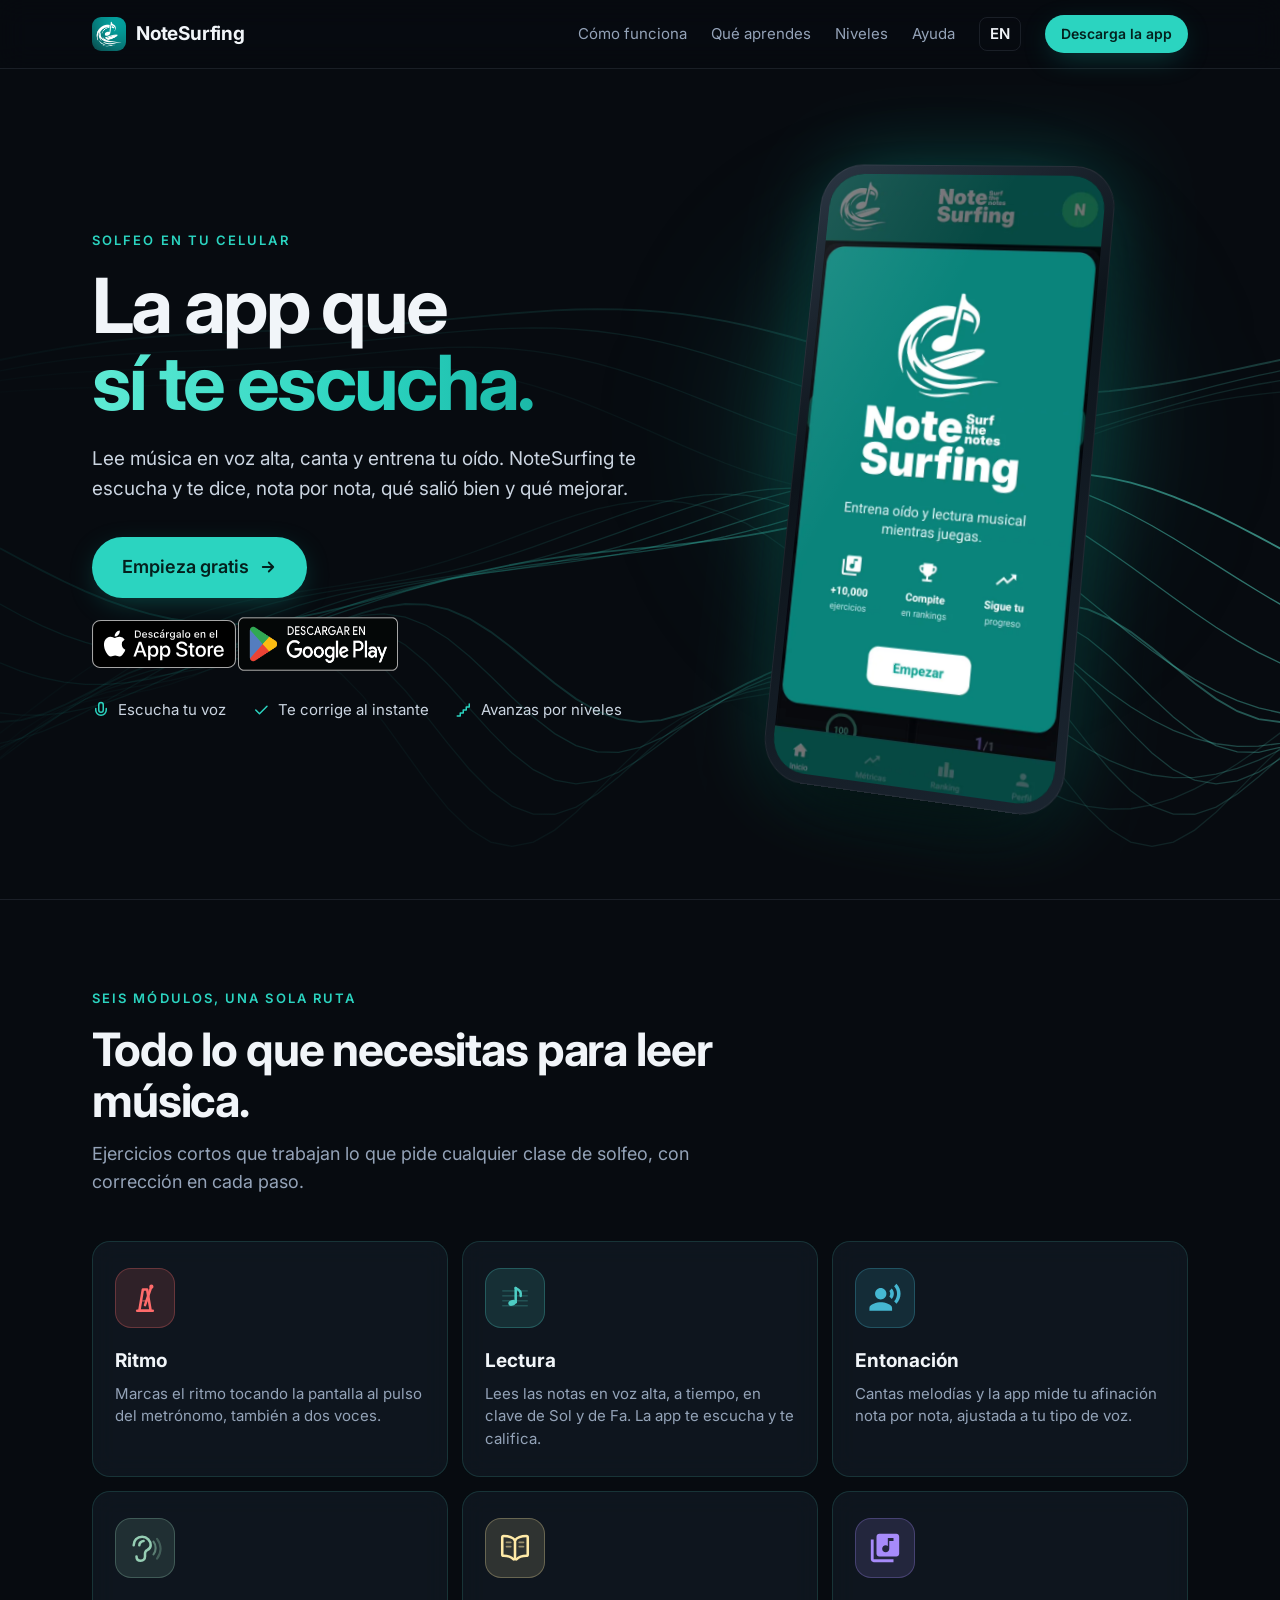
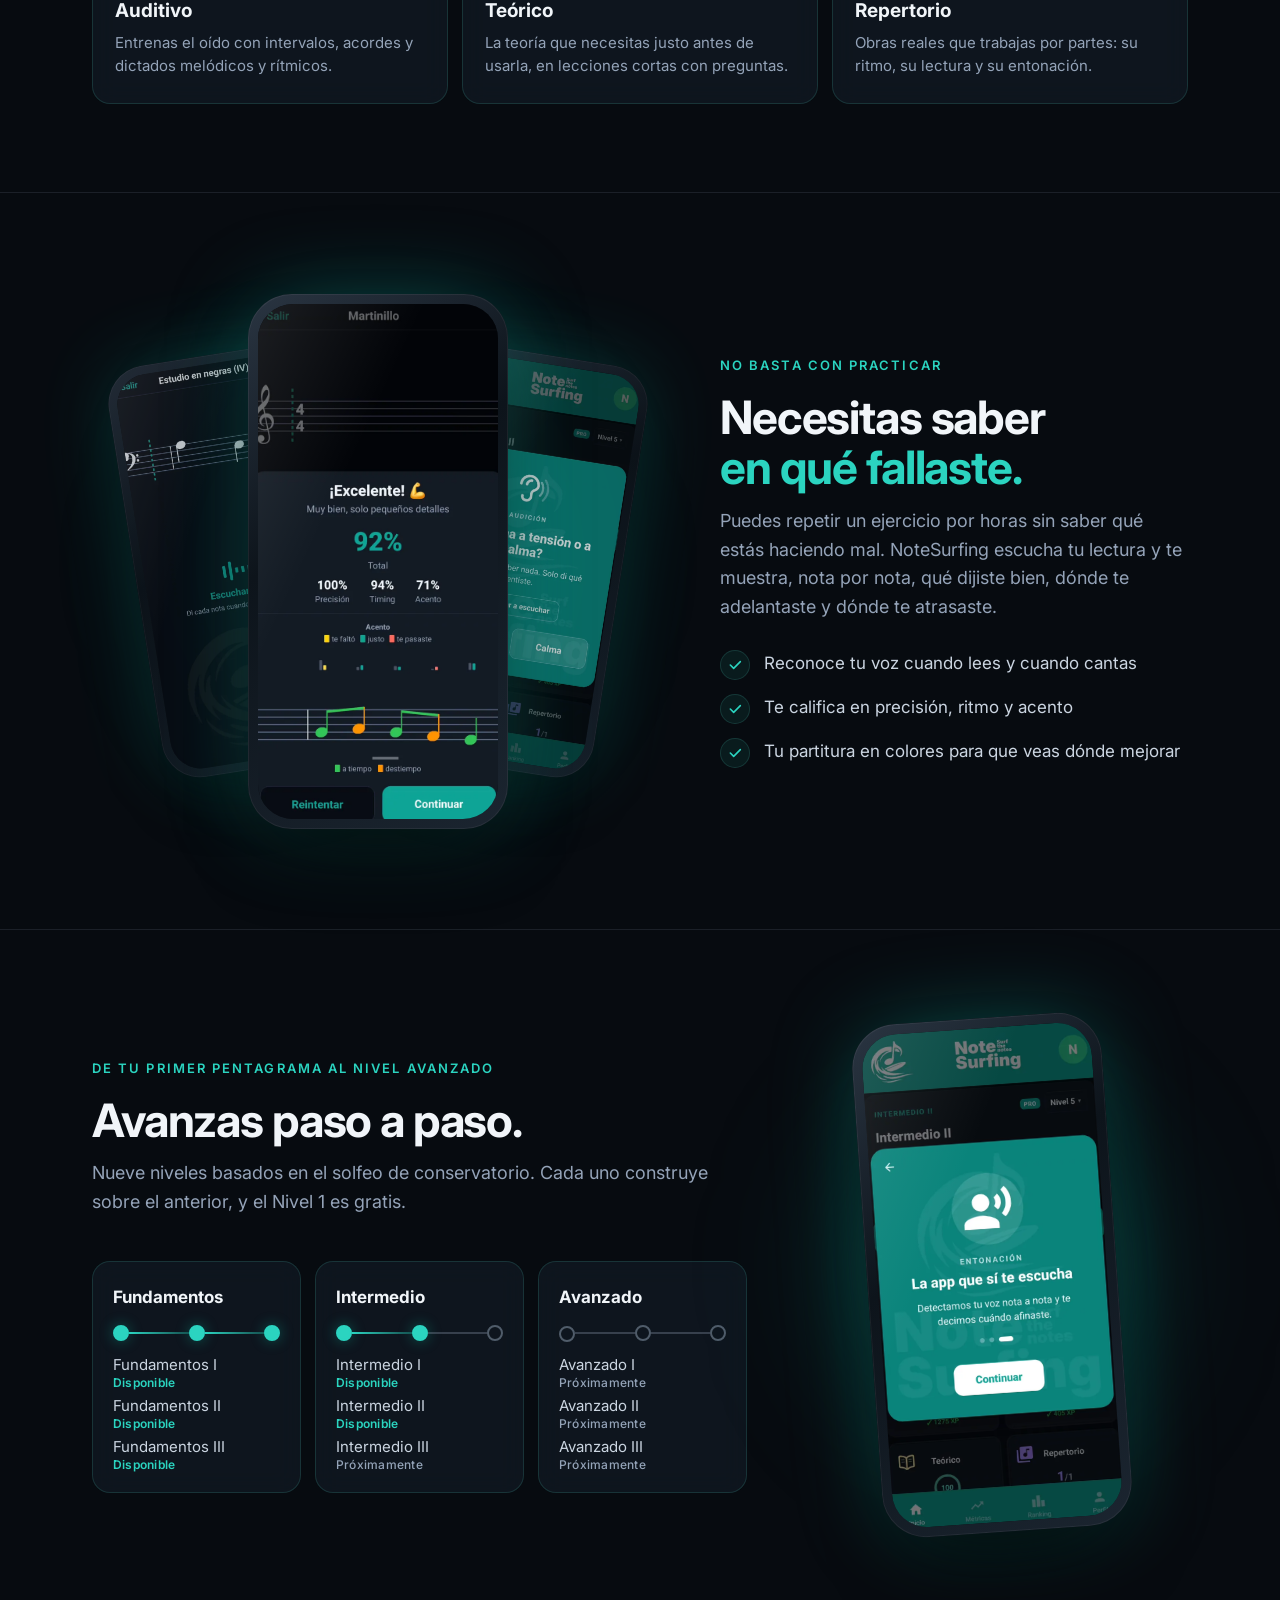
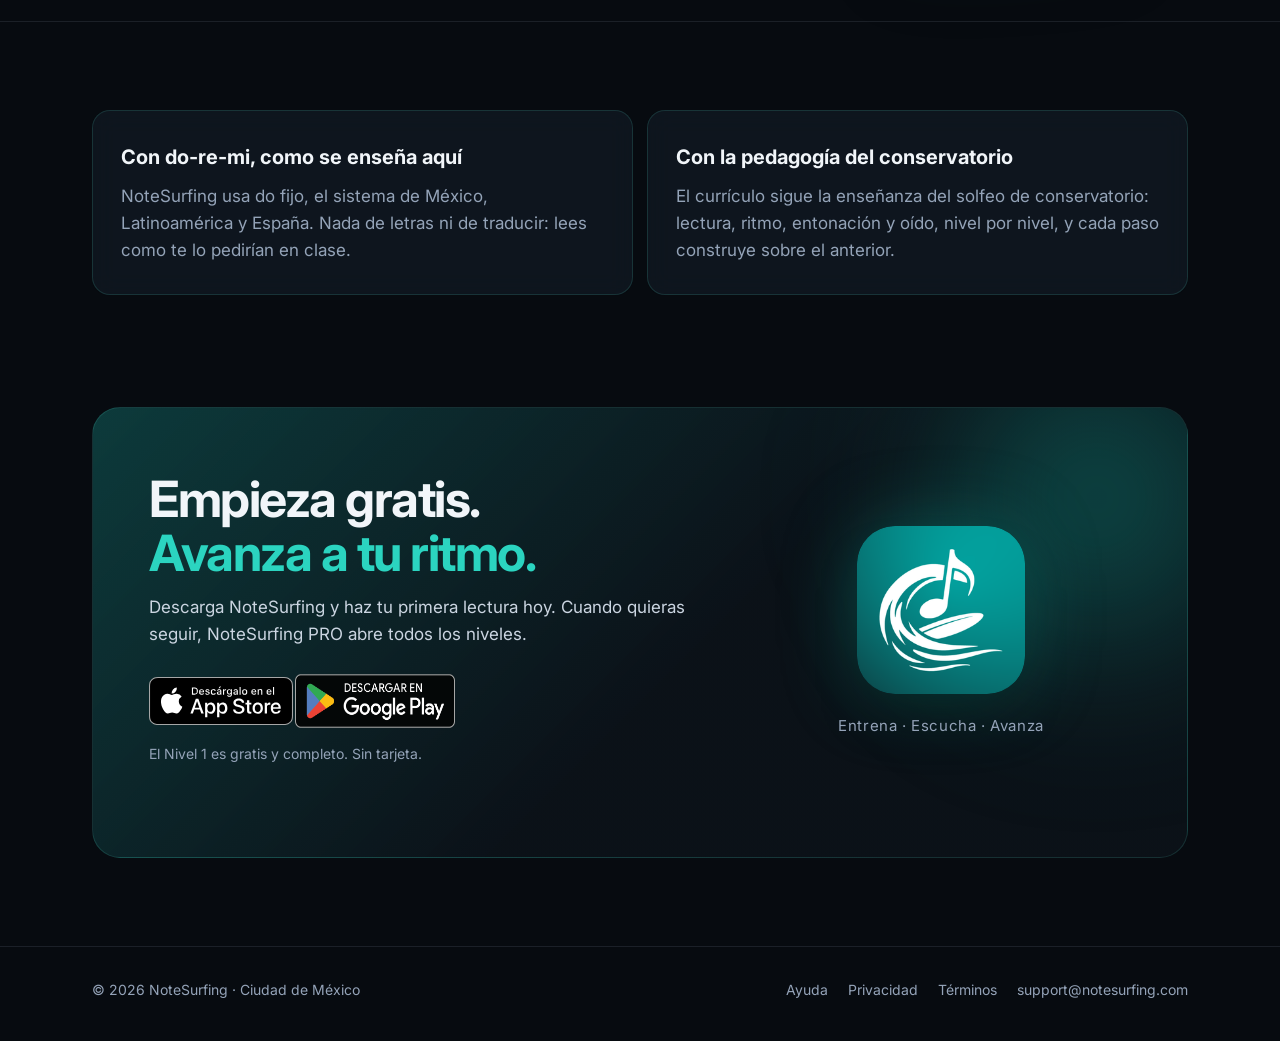
<file: index.html>
<!DOCTYPE html>
<html lang="es">
<head>
  <meta charset="UTF-8">
  <meta name="viewport" content="width=device-width, initial-scale=1">
  <title>NoteSurfing · La app que sí te escucha</title>
  <meta name="description" content="Aprende a leer música, entona y entrena tu oído. NoteSurfing te escucha y te corrige nota por nota. Nivel 1 gratis en iPhone y Android.">
  <link rel="canonical" href="https://notesurfing.com/">
  <link rel="alternate" hreflang="es" href="https://notesurfing.com/">
  <link rel="alternate" hreflang="en" href="https://notesurfing.com/en/">
  <link rel="icon" href="/favicon.ico" sizes="any">
  <link rel="icon" type="image/png" href="/assets/img/favicon-32.png">
  <link rel="apple-touch-icon" href="/assets/img/apple-touch-icon.png">
  <meta name="theme-color" content="#070B10">
  <meta property="og:type" content="website">
  <meta property="og:site_name" content="NoteSurfing">
  <meta property="og:locale" content="es_MX">
  <meta property="og:url" content="https://notesurfing.com/">
  <meta property="og:title" content="NoteSurfing · La app que sí te escucha">
  <meta property="og:description" content="Lee música en voz alta, canta y entrena tu oído. La app te escucha y te corrige nota por nota. Nivel 1 gratis.">
  <meta property="og:image" content="https://notesurfing.com/assets/img/og.png">
  <meta property="og:image:width" content="1200">
  <meta property="og:image:height" content="630">
  <meta name="twitter:card" content="summary_large_image">
  <link rel="preconnect" href="https://fonts.googleapis.com">
  <link rel="preconnect" href="https://fonts.gstatic.com" crossorigin>
  <link href="https://fonts.googleapis.com/css2?family=Inter:wght@400;500;600;700&display=swap" rel="stylesheet">
  <link rel="stylesheet" href="/assets/site.css">
  <!-- Cloudflare Web Analytics: snippet pendiente -->
</head>
<body>
  <header class="site-header">
    <div class="wrap">
      <a class="brand" href="/"><img src="/assets/img/app-icon.png" alt="">NoteSurfing</a>
      <nav class="nav">
        <a class="hide-md" href="#como-funciona">Cómo funciona</a><a class="hide-md" href="#que-aprendes">Qué aprendes</a><a class="hide-md" href="#niveles">Niveles</a><a class="hide-sm" href="/soporte">Ayuda</a>
        <a class="lang" href="/en/" hreflang="en" lang="en">EN</a>
        <a class="btn btn-primary hide-sm" href="#descargar">Descarga la app</a>
      </nav>
    </div>
  </header>

  <main>
    <section class="hero">
      <div class="waves"><svg class="w1" viewBox="0 0 2880 900" preserveAspectRatio="none" aria-hidden="true"><defs><linearGradient id="wg" x1="0" x2="1"><stop offset="0" stop-color="#10A697" stop-opacity=".2"/><stop offset=".5" stop-color="#5EEAD4"/><stop offset="1" stop-color="#10A697" stop-opacity=".2"/></linearGradient></defs><polyline points="0,520.0 24,532.4 48,544.5 72,556.0 96,566.7 120,576.2 144,584.4 168,591.2 192,596.4 216,599.9 240,601.8 264,602.2 288,601.0 312,598.4 336,594.7 360,590.0 384,584.5 408,578.5 432,572.2 456,565.7 480,559.4 504,553.3 528,547.7 552,542.5 576,537.8 600,533.8 624,530.3 648,527.2 672,524.6 696,522.2 720,520.0 744,517.8 768,515.4 792,512.8 816,509.7 840,506.2 864,502.2 888,497.5 912,492.3 936,486.7 960,480.6 984,474.3 1008,467.8 1032,461.5 1056,455.5 1080,450.0 1104,445.3 1128,441.6 1152,439.0 1176,437.8 1200,438.2 1224,440.1 1248,443.6 1272,448.8 1296,455.6 1320,463.8 1344,473.3 1368,484.0 1392,495.5 1416,507.6 1440,520.0 1464,532.4 1488,544.5 1512,556.0 1536,566.7 1560,576.2 1584,584.4 1608,591.2 1632,596.4 1656,599.9 1680,601.8 1704,602.2 1728,601.0 1752,598.4 1776,594.7 1800,590.0 1824,584.5 1848,578.5 1872,572.2 1896,565.7 1920,559.4 1944,553.3 1968,547.7 1992,542.5 2016,537.8 2040,533.8 2064,530.3 2088,527.2 2112,524.6 2136,522.2 2160,520.0 2184,517.8 2208,515.4 2232,512.8 2256,509.7 2280,506.2 2304,502.2 2328,497.5 2352,492.3 2376,486.7 2400,480.6 2424,474.3 2448,467.8 2472,461.5 2496,455.5 2520,450.0 2544,445.3 2568,441.6 2592,439.0 2616,437.8 2640,438.2 2664,440.1 2688,443.6 2712,448.8 2736,455.6 2760,463.8 2784,473.3 2808,484.0 2832,495.5 2856,507.6 2880,520.0" fill="none" stroke="url(#wg)" stroke-width="2" opacity="0.55"/><polyline points="0,580.5 24,593.1 48,604.4 72,614.1 96,622.1 120,628.2 144,632.3 168,634.5 192,634.7 216,633.2 240,630.0 264,625.4 288,619.5 312,612.7 336,605.3 360,597.4 384,589.4 408,581.5 432,573.9 456,566.7 480,560.2 504,554.3 528,549.2 552,544.8 576,540.9 600,537.6 624,534.7 648,532.1 672,529.5 696,526.8 720,523.9 744,520.5 768,516.7 792,512.3 816,507.2 840,501.5 864,495.3 888,488.5 912,481.5 936,474.3 960,467.3 984,460.5 1008,454.4 1032,449.1 1056,445.0 1080,442.2 1104,441.0 1128,441.5 1152,443.8 1176,448.0 1200,454.1 1224,462.1 1248,471.8 1272,483.0 1296,495.5 1320,509.1 1344,523.4 1368,538.0 1392,552.6 1416,566.9 1440,580.5 1464,593.1 1488,604.4 1512,614.1 1536,622.1 1560,628.2 1584,632.3 1608,634.5 1632,634.7 1656,633.2 1680,630.0 1704,625.4 1728,619.5 1752,612.7 1776,605.3 1800,597.4 1824,589.4 1848,581.5 1872,573.9 1896,566.7 1920,560.2 1944,554.3 1968,549.2 1992,544.8 2016,540.9 2040,537.6 2064,534.7 2088,532.1 2112,529.5 2136,526.8 2160,523.9 2184,520.5 2208,516.7 2232,512.3 2256,507.2 2280,501.5 2304,495.3 2328,488.5 2352,481.5 2376,474.3 2400,467.3 2424,460.5 2448,454.4 2472,449.1 2496,445.0 2520,442.2 2544,441.0 2568,441.5 2592,443.8 2616,448.0 2640,454.1 2664,462.1 2688,471.8 2712,483.0 2736,495.5 2760,509.1 2784,523.4 2808,538.0 2832,552.6 2856,566.9 2880,580.5" fill="none" stroke="url(#wg)" stroke-width="1.4" opacity="0.48"/><polyline points="0,644.3 24,653.4 48,660.4 72,665.1 96,667.5 120,667.7 144,665.8 168,661.8 192,656.2 216,649.2 240,641.0 264,632.0 288,622.5 312,612.8 336,603.1 360,593.9 384,585.2 408,577.2 432,570.0 456,563.7 480,558.2 504,553.5 528,549.5 552,546.1 576,543.0 600,540.0 624,537.1 648,533.9 672,530.4 696,526.3 720,521.6 744,516.2 768,510.2 792,503.5 816,496.3 840,488.7 864,480.9 888,473.3 912,465.9 936,459.3 960,453.5 984,449.0 1008,446.1 1032,444.8 1056,445.5 1080,448.3 1104,453.2 1128,460.2 1152,469.4 1176,480.5 1200,493.4 1224,507.8 1248,523.4 1272,539.8 1296,556.6 1320,573.4 1344,589.9 1368,605.6 1392,620.1 1416,633.1 1440,644.3 1464,653.4 1488,660.4 1512,665.1 1536,667.5 1560,667.7 1584,665.8 1608,661.8 1632,656.2 1656,649.2 1680,641.0 1704,632.0 1728,622.5 1752,612.8 1776,603.1 1800,593.9 1824,585.2 1848,577.2 1872,570.0 1896,563.7 1920,558.2 1944,553.5 1968,549.5 1992,546.1 2016,543.0 2040,540.0 2064,537.1 2088,533.9 2112,530.4 2136,526.3 2160,521.6 2184,516.2 2208,510.2 2232,503.5 2256,496.3 2280,488.7 2304,480.9 2328,473.3 2352,465.9 2376,459.3 2400,453.5 2424,449.0 2448,446.1 2472,444.8 2496,445.5 2520,448.3 2544,453.2 2568,460.2 2592,469.4 2616,480.5 2640,493.4 2664,507.8 2688,523.4 2712,539.8 2736,556.6 2760,573.4 2784,589.9 2808,605.6 2832,620.1 2856,633.1 2880,644.3" fill="none" stroke="url(#wg)" stroke-width="1.4" opacity="0.41"/><polyline points="0,698.4 24,701.0 48,701.0 72,698.6 96,693.9 120,687.3 144,678.9 168,669.3 192,658.6 216,647.3 240,635.8 264,624.4 288,613.4 312,603.0 336,593.4 360,584.8 384,577.2 408,570.6 432,565.0 456,560.3 480,556.2 504,552.7 528,549.4 552,546.2 576,542.9 600,539.2 624,535.0 648,530.2 672,524.6 696,518.3 720,511.4 744,503.8 768,495.8 792,487.6 816,479.5 840,471.7 864,464.6 888,458.5 912,453.7 936,450.6 960,449.4 984,450.3 1008,453.6 1032,459.2 1056,467.2 1080,477.5 1104,490.0 1128,504.6 1152,520.8 1176,538.3 1200,556.8 1224,575.8 1248,594.8 1272,613.4 1296,631.1 1320,647.5 1344,662.2 1368,674.9 1392,685.3 1416,693.1 1440,698.4 1464,701.0 1488,701.0 1512,698.6 1536,693.9 1560,687.3 1584,678.9 1608,669.3 1632,658.6 1656,647.3 1680,635.8 1704,624.4 1728,613.4 1752,603.0 1776,593.4 1800,584.8 1824,577.2 1848,570.6 1872,565.0 1896,560.3 1920,556.2 1944,552.7 1968,549.4 1992,546.2 2016,542.9 2040,539.2 2064,535.0 2088,530.2 2112,524.6 2136,518.3 2160,511.4 2184,503.8 2208,495.8 2232,487.6 2256,479.5 2280,471.7 2304,464.6 2328,458.5 2352,453.7 2376,450.6 2400,449.4 2424,450.3 2448,453.6 2472,459.2 2496,467.2 2520,477.5 2544,490.0 2568,504.6 2592,520.8 2616,538.3 2640,556.8 2664,575.8 2688,594.8 2712,613.4 2736,631.1 2760,647.5 2784,662.2 2808,674.9 2832,685.3 2856,693.1 2880,698.4" fill="none" stroke="url(#wg)" stroke-width="1.4" opacity="0.34"/><polyline points="0,731.7 24,726.2 48,718.5 72,708.8 96,697.5 120,685.1 144,672.0 168,658.6 192,645.2 216,632.3 240,620.1 264,608.8 288,598.7 312,589.7 336,582.0 360,575.4 384,569.8 408,565.2 432,561.2 456,557.6 480,554.3 504,550.8 528,547.1 552,542.9 576,538.0 600,532.4 624,526.1 648,518.9 672,511.2 696,502.9 720,494.4 744,486.0 768,477.9 792,470.4 816,464.1 840,459.1 864,456.0 888,454.8 912,456.0 936,459.7 960,466.0 984,474.9 1008,486.4 1032,500.3 1056,516.5 1080,534.5 1104,553.9 1128,574.5 1152,595.6 1176,616.8 1200,637.5 1224,657.2 1248,675.5 1272,691.9 1296,706.0 1320,717.5 1344,726.2 1368,732.0 1392,734.8 1416,734.6 1440,731.7 1464,726.2 1488,718.5 1512,708.8 1536,697.5 1560,685.1 1584,672.0 1608,658.6 1632,645.2 1656,632.3 1680,620.1 1704,608.8 1728,598.7 1752,589.7 1776,582.0 1800,575.4 1824,569.8 1848,565.2 1872,561.2 1896,557.6 1920,554.3 1944,550.8 1968,547.1 1992,542.9 2016,538.0 2040,532.4 2064,526.1 2088,518.9 2112,511.2 2136,502.9 2160,494.4 2184,486.0 2208,477.9 2232,470.4 2256,464.1 2280,459.1 2304,456.0 2328,454.8 2352,456.0 2376,459.7 2400,466.0 2424,474.9 2448,486.4 2472,500.3 2496,516.5 2520,534.5 2544,553.9 2568,574.5 2592,595.6 2616,616.8 2640,637.5 2664,657.2 2688,675.5 2712,691.9 2736,706.0 2760,717.5 2784,726.2 2808,732.0 2832,734.8 2856,734.6 2880,731.7" fill="none" stroke="url(#wg)" stroke-width="1.4" opacity="0.28"/><polyline points="0,738.6 24,725.7 48,711.5 72,696.4 96,681.0 120,665.6 144,650.7 168,636.5 192,623.5 216,611.7 240,601.3 264,592.3 288,584.7 312,578.3 336,573.0 360,568.6 384,564.7 408,561.2 432,557.8 456,554.1 480,549.9 504,545.2 528,539.7 552,533.3 576,526.2 600,518.4 624,510.1 648,501.4 672,492.8 696,484.5 720,476.8 744,470.3 768,465.3 792,462.1 816,461.1 840,462.6 864,466.8 888,473.8 912,483.6 936,496.2 960,511.5 984,529.1 1008,548.9 1032,570.3 1056,592.8 1080,616.0 1104,639.3 1128,662.0 1152,683.7 1176,703.8 1200,721.9 1224,737.4 1248,750.0 1272,759.6 1296,765.9 1320,768.8 1344,768.5 1368,765.0 1392,758.7 1416,749.7 1440,738.6 1464,725.7 1488,711.5 1512,696.4 1536,681.0 1560,665.6 1584,650.7 1608,636.5 1632,623.5 1656,611.7 1680,601.3 1704,592.3 1728,584.7 1752,578.3 1776,573.0 1800,568.6 1824,564.7 1848,561.2 1872,557.8 1896,554.1 1920,549.9 1944,545.2 1968,539.7 1992,533.3 2016,526.2 2040,518.4 2064,510.1 2088,501.4 2112,492.8 2136,484.5 2160,476.8 2184,470.3 2208,465.3 2232,462.1 2256,461.1 2280,462.6 2304,466.8 2328,473.8 2352,483.6 2376,496.2 2400,511.5 2424,529.1 2448,548.9 2472,570.3 2496,592.8 2520,616.0 2544,639.3 2568,662.0 2592,683.7 2616,703.8 2640,721.9 2664,737.4 2688,750.0 2712,759.6 2736,765.9 2760,768.8 2784,768.5 2808,765.0 2832,758.7 2856,749.7 2880,738.6" fill="none" stroke="url(#wg)" stroke-width="1.4" opacity="0.21"/><polyline points="0,720.5 24,703.0 48,685.5 72,668.4 96,652.3 120,637.4 144,623.8 168,611.9 192,601.6 216,592.9 240,585.6 264,579.7 288,574.8 312,570.7 336,567.1 360,563.7 384,560.1 408,556.2 432,551.6 456,546.3 480,540.2 504,533.3 528,525.6 552,517.3 576,508.7 600,500.0 624,491.6 648,483.9 672,477.3 696,472.3 720,469.1 744,468.3 768,470.2 792,474.8 816,482.5 840,493.2 864,506.9 888,523.5 912,542.6 936,564.0 960,587.3 984,611.7 1008,636.9 1032,662.3 1056,687.0 1080,710.7 1104,732.6 1128,752.2 1152,769.1 1176,782.9 1200,793.2 1224,800.0 1248,803.0 1272,802.5 1296,798.4 1320,791.2 1344,781.0 1368,768.4 1392,753.7 1416,737.6 1440,720.5 1464,703.0 1488,685.5 1512,668.4 1536,652.3 1560,637.4 1584,623.8 1608,611.9 1632,601.6 1656,592.9 1680,585.6 1704,579.7 1728,574.8 1752,570.7 1776,567.1 1800,563.7 1824,560.1 1848,556.2 1872,551.6 1896,546.3 1920,540.2 1944,533.3 1968,525.6 1992,517.3 2016,508.7 2040,500.0 2064,491.6 2088,483.9 2112,477.3 2136,472.3 2160,469.1 2184,468.3 2208,470.2 2232,474.8 2256,482.5 2280,493.2 2304,506.9 2328,523.5 2352,542.6 2376,564.0 2400,587.3 2424,611.7 2448,636.9 2472,662.3 2496,687.0 2520,710.7 2544,732.6 2568,752.2 2592,769.1 2616,782.9 2640,793.2 2664,800.0 2688,803.0 2712,802.5 2736,798.4 2760,791.2 2784,781.0 2808,768.4 2832,753.7 2856,737.6 2880,720.5" fill="none" stroke="url(#wg)" stroke-width="1.4" opacity="0.14"/></svg><svg class="w2" viewBox="0 0 2880 900" preserveAspectRatio="none" aria-hidden="true"><defs><linearGradient id="wg" x1="0" x2="1"><stop offset="0" stop-color="#10A697" stop-opacity=".2"/><stop offset=".5" stop-color="#5EEAD4"/><stop offset="1" stop-color="#10A697" stop-opacity=".2"/></linearGradient></defs><polyline points="0,708.4 24,706.4 48,700.0 72,690.2 96,678.7 120,666.8 144,655.8 168,646.6 192,639.5 216,634.3 240,630.6 264,627.4 288,623.8 312,619.2 336,613.2 360,605.9 384,597.9 408,590.1 432,583.8 456,580.4 480,581.0 504,586.2 528,596.2 552,610.6 576,628.1 600,647.3 624,666.4 648,683.3 672,696.7 696,705.2 720,708.4 744,706.4 768,700.0 792,690.2 816,678.7 840,666.8 864,655.8 888,646.6 912,639.5 936,634.3 960,630.6 984,627.4 1008,623.8 1032,619.2 1056,613.2 1080,605.9 1104,597.9 1128,590.1 1152,583.8 1176,580.4 1200,581.0 1224,586.2 1248,596.2 1272,610.6 1296,628.1 1320,647.3 1344,666.4 1368,683.3 1392,696.7 1416,705.2 1440,708.4 1464,706.4 1488,700.0 1512,690.2 1536,678.7 1560,666.8 1584,655.8 1608,646.6 1632,639.5 1656,634.3 1680,630.6 1704,627.4 1728,623.8 1752,619.2 1776,613.2 1800,605.9 1824,597.9 1848,590.1 1872,583.8 1896,580.4 1920,581.0 1944,586.2 1968,596.2 1992,610.6 2016,628.1 2040,647.3 2064,666.4 2088,683.3 2112,696.7 2136,705.2 2160,708.4 2184,706.4 2208,700.0 2232,690.2 2256,678.7 2280,666.8 2304,655.8 2328,646.6 2352,639.5 2376,634.3 2400,630.6 2424,627.4 2448,623.8 2472,619.2 2496,613.2 2520,605.9 2544,597.9 2568,590.1 2592,583.8 2616,580.4 2640,581.0 2664,586.2 2688,596.2 2712,610.6 2736,628.1 2760,647.3 2784,666.4 2808,683.3 2832,696.7 2856,705.2 2880,708.4" fill="none" stroke="url(#wg)" stroke-width="2" opacity="0.35"/><polyline points="0,735.9 24,725.7 48,712.4 72,697.8 96,683.5 120,670.9 144,660.7 168,653.2 192,647.9 216,644.0 240,640.4 264,636.2 288,630.6 312,623.4 336,615.0 360,606.1 384,598.2 408,592.8 432,591.2 456,594.7 480,603.7 504,618.1 528,637.0 552,658.8 576,681.5 600,703.0 624,721.0 648,734.0 672,740.9 696,741.3 720,735.9 744,725.7 768,712.4 792,697.8 816,683.5 840,670.9 864,660.7 888,653.2 912,647.9 936,644.0 960,640.4 984,636.2 1008,630.6 1032,623.4 1056,615.0 1080,606.1 1104,598.2 1128,592.8 1152,591.2 1176,594.7 1200,603.7 1224,618.1 1248,637.0 1272,658.8 1296,681.5 1320,703.0 1344,721.0 1368,734.0 1392,740.9 1416,741.3 1440,735.9 1464,725.7 1488,712.4 1512,697.8 1536,683.5 1560,670.9 1584,660.7 1608,653.2 1632,647.9 1656,644.0 1680,640.4 1704,636.2 1728,630.6 1752,623.4 1776,615.0 1800,606.1 1824,598.2 1848,592.8 1872,591.2 1896,594.7 1920,603.7 1944,618.1 1968,637.0 1992,658.8 2016,681.5 2040,703.0 2064,721.0 2088,734.0 2112,740.9 2136,741.3 2160,735.9 2184,725.7 2208,712.4 2232,697.8 2256,683.5 2280,670.9 2304,660.7 2328,653.2 2352,647.9 2376,644.0 2400,640.4 2424,636.2 2448,630.6 2472,623.4 2496,615.0 2520,606.1 2544,598.2 2568,592.8 2592,591.2 2616,594.7 2640,603.7 2664,618.1 2688,637.0 2712,658.8 2736,681.5 2760,703.0 2784,721.0 2808,734.0 2832,740.9 2856,741.3 2880,735.9" fill="none" stroke="url(#wg)" stroke-width="1.4" opacity="0.29"/><polyline points="0,748.5 24,731.5 48,713.9 72,697.5 96,683.7 120,673.0 144,665.4 168,660.2 192,656.2 216,652.3 240,647.4 264,640.8 288,632.6 312,623.3 336,614.2 360,606.9 384,603.1 408,604.2 432,611.4 456,624.9 480,644.1 504,667.7 528,693.5 552,719.1 576,742.1 600,760.1 624,771.5 648,775.6 672,772.3 696,762.8 720,748.5 744,731.5 768,713.9 792,697.5 816,683.7 840,673.0 864,665.4 888,660.2 912,656.2 936,652.3 960,647.4 984,640.8 1008,632.6 1032,623.3 1056,614.2 1080,606.9 1104,603.1 1128,604.2 1152,611.4 1176,624.9 1200,644.1 1224,667.7 1248,693.5 1272,719.1 1296,742.1 1320,760.1 1344,771.5 1368,775.6 1392,772.3 1416,762.8 1440,748.5 1464,731.5 1488,713.9 1512,697.5 1536,683.7 1560,673.0 1584,665.4 1608,660.2 1632,656.2 1656,652.3 1680,647.4 1704,640.8 1728,632.6 1752,623.3 1776,614.2 1800,606.9 1824,603.1 1848,604.2 1872,611.4 1896,624.9 1920,644.1 1944,667.7 1968,693.5 1992,719.1 2016,742.1 2040,760.1 2064,771.5 2088,775.6 2112,772.3 2136,762.8 2160,748.5 2184,731.5 2208,713.9 2232,697.5 2256,683.7 2280,673.0 2304,665.4 2328,660.2 2352,656.2 2376,652.3 2400,647.4 2424,640.8 2448,632.6 2472,623.3 2496,614.2 2520,606.9 2544,603.1 2568,604.2 2592,611.4 2616,624.9 2640,644.1 2664,667.7 2688,693.5 2712,719.1 2736,742.1 2760,760.1 2784,771.5 2808,775.6 2832,772.3 2856,762.8 2880,748.5" fill="none" stroke="url(#wg)" stroke-width="1.4" opacity="0.23"/><polyline points="0,747.2 24,726.9 48,709.0 72,694.4 96,683.7 120,676.3 144,671.4 168,667.5 192,663.3 216,657.7 240,650.2 264,641.2 288,631.5 312,622.7 336,616.7 360,615.4 384,620.1 408,631.8 432,650.3 456,674.5 480,702.6 504,731.9 528,759.6 552,782.9 576,799.6 600,808.3 624,808.5 648,800.7 672,786.4 696,767.8 720,747.2 744,726.9 768,709.0 792,694.4 816,683.7 840,676.3 864,671.4 888,667.5 912,663.3 936,657.7 960,650.2 984,641.2 1008,631.5 1032,622.7 1056,616.7 1080,615.4 1104,620.1 1128,631.8 1152,650.3 1176,674.5 1200,702.6 1224,731.9 1248,759.6 1272,782.9 1296,799.6 1320,808.3 1344,808.5 1368,800.7 1392,786.4 1416,767.8 1440,747.2 1464,726.9 1488,709.0 1512,694.4 1536,683.7 1560,676.3 1584,671.4 1608,667.5 1632,663.3 1656,657.7 1680,650.2 1704,641.2 1728,631.5 1752,622.7 1776,616.7 1800,615.4 1824,620.1 1848,631.8 1872,650.3 1896,674.5 1920,702.6 1944,731.9 1968,759.6 1992,782.9 2016,799.6 2040,808.3 2064,808.5 2088,800.7 2112,786.4 2136,767.8 2160,747.2 2184,726.9 2208,709.0 2232,694.4 2256,683.7 2280,676.3 2304,671.4 2328,667.5 2352,663.3 2376,657.7 2400,650.2 2424,641.2 2448,631.5 2472,622.7 2496,616.7 2520,615.4 2544,620.1 2568,631.8 2592,650.3 2616,674.5 2640,702.6 2664,731.9 2688,759.6 2712,782.9 2736,799.6 2760,808.3 2784,808.5 2808,800.7 2832,786.4 2856,767.8 2880,747.2" fill="none" stroke="url(#wg)" stroke-width="1.4" opacity="0.17"/><polyline points="0,737.1 24,718.0 48,703.3 72,692.9 96,686.2 120,681.8 144,678.0 168,673.5 192,667.3 216,659.1 240,649.5 264,639.9 288,632.2 312,628.4 336,630.4 360,639.5 384,656.3 408,680.1 432,709.3 456,741.4 480,773.4 504,802.1 528,824.5 552,838.7 576,843.4 600,838.7 624,825.7 648,806.4 672,783.4 696,759.5 720,737.1 744,718.0 768,703.3 792,692.9 816,686.2 840,681.8 864,678.0 888,673.5 912,667.3 936,659.1 960,649.5 984,639.9 1008,632.2 1032,628.4 1056,630.4 1080,639.5 1104,656.3 1128,680.1 1152,709.3 1176,741.4 1200,773.4 1224,802.1 1248,824.5 1272,838.7 1296,843.4 1320,838.7 1344,825.7 1368,806.4 1392,783.4 1416,759.5 1440,737.1 1464,718.0 1488,703.3 1512,692.9 1536,686.2 1560,681.8 1584,678.0 1608,673.5 1632,667.3 1656,659.1 1680,649.5 1704,639.9 1728,632.2 1752,628.4 1776,630.4 1800,639.5 1824,656.3 1848,680.1 1872,709.3 1896,741.4 1920,773.4 1944,802.1 1968,824.5 1992,838.7 2016,843.4 2040,838.7 2064,825.7 2088,806.4 2112,783.4 2136,759.5 2160,737.1 2184,718.0 2208,703.3 2232,692.9 2256,686.2 2280,681.8 2304,678.0 2328,673.5 2352,667.3 2376,659.1 2400,649.5 2424,639.9 2448,632.2 2472,628.4 2496,630.4 2520,639.5 2544,656.3 2568,680.1 2592,709.3 2616,741.4 2640,773.4 2664,802.1 2688,824.5 2712,838.7 2736,843.4 2760,838.7 2784,825.7 2808,806.4 2832,783.4 2856,759.5 2880,737.1" fill="none" stroke="url(#wg)" stroke-width="1.4" opacity="0.12"/></svg><svg class="w3" viewBox="0 0 2880 900" preserveAspectRatio="none" aria-hidden="true"><defs><linearGradient id="wg" x1="0" x2="1"><stop offset="0" stop-color="#10A697" stop-opacity=".2"/><stop offset=".5" stop-color="#5EEAD4"/><stop offset="1" stop-color="#10A697" stop-opacity=".2"/></linearGradient></defs><polyline points="0,315.7 24,311.0 48,306.6 72,302.6 96,299.0 120,295.8 144,293.2 168,290.9 192,289.1 216,287.6 240,286.4 264,285.5 288,284.6 312,283.7 336,282.8 360,281.8 384,280.6 408,279.2 432,277.6 456,275.8 480,273.8 504,271.6 528,269.4 552,267.2 576,265.2 600,263.4 624,261.9 648,260.9 672,260.5 696,260.7 720,261.7 744,263.4 768,266.0 792,269.4 816,273.6 840,278.5 864,284.1 888,290.2 912,296.8 936,303.6 960,310.5 984,317.4 1008,324.0 1032,330.2 1056,335.8 1080,340.8 1104,344.9 1128,348.2 1152,350.4 1176,351.6 1200,351.9 1224,351.1 1248,349.4 1272,346.9 1296,343.6 1320,339.7 1344,335.3 1368,330.5 1392,325.6 1416,320.6 1440,315.7 1464,311.0 1488,306.6 1512,302.6 1536,299.0 1560,295.8 1584,293.2 1608,290.9 1632,289.1 1656,287.6 1680,286.4 1704,285.5 1728,284.6 1752,283.7 1776,282.8 1800,281.8 1824,280.6 1848,279.2 1872,277.6 1896,275.8 1920,273.8 1944,271.6 1968,269.4 1992,267.2 2016,265.2 2040,263.4 2064,261.9 2088,260.9 2112,260.5 2136,260.7 2160,261.7 2184,263.4 2208,266.0 2232,269.4 2256,273.6 2280,278.5 2304,284.1 2328,290.2 2352,296.8 2376,303.6 2400,310.5 2424,317.4 2448,324.0 2472,330.2 2496,335.8 2520,340.8 2544,344.9 2568,348.2 2592,350.4 2616,351.6 2640,351.9 2664,351.1 2688,349.4 2712,346.9 2736,343.6 2760,339.7 2784,335.3 2808,330.5 2832,325.6 2856,320.6 2880,315.7" fill="none" stroke="url(#wg)" stroke-width="2" opacity="0.22"/><polyline points="0,327.5 24,323.1 48,319.2 72,315.9 96,313.2 120,311.0 144,309.2 168,307.9 192,306.7 216,305.8 240,304.9 264,304.1 288,303.1 312,301.9 336,300.5 360,298.9 384,297.0 408,294.9 432,292.7 456,290.3 480,288.0 504,285.8 528,283.9 552,282.3 576,281.3 600,280.9 624,281.2 648,282.4 672,284.5 696,287.5 720,291.5 744,296.4 768,302.1 792,308.6 816,315.8 840,323.4 864,331.4 888,339.5 912,347.5 936,355.2 960,362.5 984,369.1 1008,374.9 1032,379.8 1056,383.5 1080,386.1 1104,387.5 1128,387.8 1152,386.8 1176,384.7 1200,381.6 1224,377.6 1248,372.8 1272,367.5 1296,361.7 1320,355.7 1344,349.6 1368,343.6 1392,337.9 1416,332.5 1440,327.5 1464,323.1 1488,319.2 1512,315.9 1536,313.2 1560,311.0 1584,309.2 1608,307.9 1632,306.7 1656,305.8 1680,304.9 1704,304.1 1728,303.1 1752,301.9 1776,300.5 1800,298.9 1824,297.0 1848,294.9 1872,292.7 1896,290.3 1920,288.0 1944,285.8 1968,283.9 1992,282.3 2016,281.3 2040,280.9 2064,281.2 2088,282.4 2112,284.5 2136,287.5 2160,291.5 2184,296.4 2208,302.1 2232,308.6 2256,315.8 2280,323.4 2304,331.4 2328,339.5 2352,347.5 2376,355.2 2400,362.5 2424,369.1 2448,374.9 2472,379.8 2496,383.5 2520,386.1 2544,387.5 2568,387.8 2592,386.8 2616,384.7 2640,381.6 2664,377.6 2688,372.8 2712,367.5 2736,361.7 2760,355.7 2784,349.6 2808,343.6 2832,337.9 2856,332.5 2880,327.5" fill="none" stroke="url(#wg)" stroke-width="1.4" opacity="0.18"/><polyline points="0,338.1 24,334.9 48,332.3 72,330.2 96,328.6 120,327.4 144,326.5 168,325.6 192,324.8 216,323.9 240,322.9 264,321.6 288,320.0 312,318.2 336,316.1 360,313.8 384,311.4 408,309.0 432,306.8 456,304.7 480,303.2 504,302.1 528,301.8 552,302.2 576,303.6 600,306.1 624,309.5 648,314.1 672,319.6 696,326.2 720,333.6 744,341.7 768,350.4 792,359.5 816,368.7 840,377.9 864,386.7 888,395.0 912,402.6 936,409.2 960,414.7 984,419.0 1008,422.0 1032,423.6 1056,423.7 1080,422.5 1104,420.0 1128,416.3 1152,411.5 1176,405.9 1200,399.6 1224,392.7 1248,385.6 1272,378.3 1296,371.2 1320,364.3 1344,357.9 1368,352.0 1392,346.7 1416,342.0 1440,338.1 1464,334.9 1488,332.3 1512,330.2 1536,328.6 1560,327.4 1584,326.5 1608,325.6 1632,324.8 1656,323.9 1680,322.9 1704,321.6 1728,320.0 1752,318.2 1776,316.1 1800,313.8 1824,311.4 1848,309.0 1872,306.8 1896,304.7 1920,303.2 1944,302.1 1968,301.8 1992,302.2 2016,303.6 2040,306.1 2064,309.5 2088,314.1 2112,319.6 2136,326.2 2160,333.6 2184,341.7 2208,350.4 2232,359.5 2256,368.7 2280,377.9 2304,386.7 2328,395.0 2352,402.6 2376,409.2 2400,414.7 2424,419.0 2448,422.0 2472,423.6 2496,423.7 2520,422.5 2544,420.0 2568,416.3 2592,411.5 2616,405.9 2640,399.6 2664,392.7 2688,385.6 2712,378.3 2736,371.2 2760,364.3 2784,357.9 2808,352.0 2832,346.7 2856,342.0 2880,338.1" fill="none" stroke="url(#wg)" stroke-width="1.4" opacity="0.13"/><polyline points="0,350.5 24,348.8 48,347.5 72,346.6 96,345.8 120,345.1 144,344.4 168,343.5 192,342.4 216,341.0 240,339.3 264,337.3 288,335.1 312,332.7 336,330.3 360,328.1 384,326.1 408,324.5 432,323.5 456,323.2 480,323.8 504,325.5 528,328.2 552,332.1 576,337.2 600,343.4 624,350.7 648,359.0 672,368.1 696,377.8 720,387.9 744,398.3 768,408.5 792,418.4 816,427.7 840,436.2 864,443.7 888,449.8 912,454.6 936,457.9 960,459.6 984,459.7 1008,458.3 1032,455.3 1056,451.0 1080,445.4 1104,438.9 1128,431.5 1152,423.5 1176,415.2 1200,406.8 1224,398.5 1248,390.4 1272,382.9 1296,375.9 1320,369.7 1344,364.3 1368,359.7 1392,355.9 1416,352.9 1440,350.5 1464,348.8 1488,347.5 1512,346.6 1536,345.8 1560,345.1 1584,344.4 1608,343.5 1632,342.4 1656,341.0 1680,339.3 1704,337.3 1728,335.1 1752,332.7 1776,330.3 1800,328.1 1824,326.1 1848,324.5 1872,323.5 1896,323.2 1920,323.8 1944,325.5 1968,328.2 1992,332.1 2016,337.2 2040,343.4 2064,350.7 2088,359.0 2112,368.1 2136,377.8 2160,387.9 2184,398.3 2208,408.5 2232,418.4 2256,427.7 2280,436.2 2304,443.7 2328,449.8 2352,454.6 2376,457.9 2400,459.6 2424,459.7 2448,458.3 2472,455.3 2496,451.0 2520,445.4 2544,438.9 2568,431.5 2592,423.5 2616,415.2 2640,406.8 2664,398.5 2688,390.4 2712,382.9 2736,375.9 2760,369.7 2784,364.3 2808,359.7 2832,355.9 2856,352.9 2880,350.5" fill="none" stroke="url(#wg)" stroke-width="1.4" opacity="0.09"/></svg></div>
      <div class="wrap">
        <div>
          <span class="eyebrow">Solfeo en tu celular</span>
          <h1>La app que <span class="accent">sí te escucha.</span></h1>
          <p class="lead">Lee música en voz alta, canta y entrena tu oído. NoteSurfing te escucha y te dice, nota por nota, qué salió bien y qué mejorar.</p>
          <div class="hero-cta">
            <a class="btn btn-primary btn-lg" id="cta-gratis" href="#descargar">Empieza gratis <svg viewBox="0 0 24 24" fill="none" stroke="currentColor" stroke-width="2.4" stroke-linecap="round" stroke-linejoin="round"><path d="M5 12h14M13 6l6 6-6 6"/></svg></a>
          </div>
          <div class="stores"><a href="/descargar/ios/"><img class="badge-apple" src="/assets/img/badge-appstore-es.svg" alt="Descargar en el App Store"></a><a href="/descargar/android/"><img class="badge-play" src="/assets/img/badge-play-es.png" alt="Disponible en Google Play"></a></div>
          <div class="perks"><span><svg viewBox="0 0 24 24"><path d="M12 2a3 3 0 0 0-3 3v7a3 3 0 0 0 6 0V5a3 3 0 0 0-3-3z"/><path d="M19 10v2a7 7 0 0 1-14 0v-2"/></svg>Escucha tu voz</span><span><svg viewBox="0 0 24 24"><path d="M5 12l5 5L20 7"/></svg>Te corrige al instante</span><span><svg viewBox="0 0 24 24"><path d="M3 20h4v-4h4v-4h4V8h4V4"/></svg>Avanzas por niveles</span></div>
        </div>
        <div class="hero-visual">
          <div class="glow-blob"></div>
          <div class="phone "><div class="screen"><img src="/assets/img/app/bienvenida.webp" alt="Bienvenida de NoteSurfing: entrena oído y lectura musical mientras juegas" width="640" height="1316"></div></div>
        </div>
      </div>
    </section>

    <section class="section-line" id="que-aprendes">
      <div class="wrap">
        <div class="section-head">
          <span class="eyebrow">Seis módulos, una sola ruta</span>
          <h2>Todo lo que necesitas para leer música.</h2>
          <p>Ejercicios cortos que trabajan lo que pide cualquier clase de solfeo, con corrección en cada paso.</p>
        </div>
        <div class="skills"><div class="skill glass" style="--mod:#FF6B6B"><div class="ico"><svg viewBox="0 0 24 24" fill="none" aria-hidden="true"><path d="M8 21h8l-2.5-15h-3L8 21z" stroke="#FF6B6B" stroke-width="1.8" stroke-linecap="round" stroke-linejoin="round"/><line x1="6.5" y1="21" x2="17.5" y2="21" stroke="#FF6B6B" stroke-width="1.8" stroke-linecap="round"/><line x1="12" y1="17" x2="16.5" y2="4" stroke="#FF6B6B" stroke-width="1.8" stroke-linecap="round"/><circle cx="16.5" cy="4" r="1.5" fill="#FF6B6B"/><line x1="10.5" y1="14" x2="13.5" y2="14" stroke="#FF6B6B" stroke-width="1.2" stroke-linecap="round" opacity=".5"/></svg></div><h3>Ritmo</h3><p>Marcas el ritmo tocando la pantalla al pulso del metrónomo, también a dos voces.</p></div><div class="skill glass" style="--mod:#4ECDC4"><div class="ico"><svg viewBox="0 0 24 24" fill="none" aria-hidden="true"><line x1="3" y1="7" x2="21" y2="7" stroke="#4ECDC4" stroke-width=".8" opacity=".3"/><line x1="3" y1="10.5" x2="21" y2="10.5" stroke="#4ECDC4" stroke-width=".8" opacity=".3"/><line x1="3" y1="14" x2="21" y2="14" stroke="#4ECDC4" stroke-width=".8" opacity=".3"/><line x1="3" y1="17.5" x2="21" y2="17.5" stroke="#4ECDC4" stroke-width=".8" opacity=".3"/><ellipse cx="10" cy="15.5" rx="2.8" ry="2" fill="#4ECDC4" transform="rotate(-20 10 15.5)"/><line x1="12.5" y1="15" x2="12.5" y2="5" stroke="#4ECDC4" stroke-width="1.8" stroke-linecap="round"/><path d="M12.5 5c2.5 1 4 3 3.5 5.5" stroke="#4ECDC4" stroke-width="1.8" stroke-linecap="round"/></svg></div><h3>Lectura</h3><p>Lees las notas en voz alta, a tiempo, en clave de Sol y de Fa. La app te escucha y te califica.</p></div><div class="skill glass" style="--mod:#45B7D1"><div class="ico"><svg viewBox="0 0 24 24" fill="none" aria-hidden="true"><path fill="#45B7D1" d="M9 13c2.21 0 4-1.79 4-4s-1.79-4-4-4-4 1.79-4 4 1.79 4 4 4zm0 2c-2.67 0-8 1.34-8 4v2h16v-2c0-2.66-5.33-4-8-4zm6.08-7.95c.84 1.18.84 2.71 0 3.89l1.68 1.69c2.02-2.02 2.02-5.07 0-7.27l-1.68 1.69zM20.07 2l-1.63 1.63c2.77 3.02 2.77 7.56 0 10.74L20.07 16c3.9-3.89 3.91-9.95 0-14z"/></svg></div><h3>Entonación</h3><p>Cantas melodías y la app mide tu afinación nota por nota, ajustada a tu tipo de voz.</p></div><div class="skill glass" style="--mod:#96CEB4"><div class="ico"><svg viewBox="0 0 24 24" fill="none" aria-hidden="true"><path d="M6 18c0 2 1 3 3 3s3-1.5 3-3v-2c0-1 .5-2 1.5-2.5S16 12 16 10c0-3-2.5-6-6-6S4 6.5 4 10" stroke="#96CEB4" stroke-width="1.8" stroke-linecap="round"/><path d="M8 10c0-1.5 1.5-3 3-3" stroke="#96CEB4" stroke-width="1.8" stroke-linecap="round"/><path d="M18 7.5c1 1.2 1.5 2.8 1.5 4.5s-.5 3.3-1.5 4.5" stroke="#96CEB4" stroke-width="1.5" stroke-linecap="round" opacity=".5"/><path d="M20.5 5.5c1.5 2 2.5 4.5 2.5 7s-1 5-2.5 7" stroke="#96CEB4" stroke-width="1.5" stroke-linecap="round" opacity=".3"/></svg></div><h3>Auditivo</h3><p>Entrenas el oído con intervalos, acordes y dictados melódicos y rítmicos.</p></div><div class="skill glass" style="--mod:#FFEAA7"><div class="ico"><svg viewBox="0 0 24 24" fill="none" aria-hidden="true"><path d="M12 6.5C10.5 4.5 7.5 3.5 4 3.5c-.5 0-1 .5-1 1v12c0 .5.5 1 1 1 3 0 5.5 1 7 2.5" stroke="#FFEAA7" stroke-width="1.8" stroke-linecap="round" stroke-linejoin="round"/><path d="M12 6.5c1.5-2 4.5-3 8-3 .5 0 1 .5 1 1v12c0 .5-.5 1-1 1-3 0-5.5 1-7 2.5" stroke="#FFEAA7" stroke-width="1.8" stroke-linecap="round" stroke-linejoin="round"/><path d="M12 6.5v13.5" stroke="#FFEAA7" stroke-width="1.8" stroke-linecap="round"/><line x1="6" y1="8" x2="9" y2="8" stroke="#FFEAA7" stroke-width="1.2" stroke-linecap="round" opacity=".5"/><line x1="6" y1="11" x2="9" y2="11" stroke="#FFEAA7" stroke-width="1.2" stroke-linecap="round" opacity=".5"/><line x1="15" y1="8" x2="18" y2="8" stroke="#FFEAA7" stroke-width="1.2" stroke-linecap="round" opacity=".5"/><line x1="15" y1="11" x2="18" y2="11" stroke="#FFEAA7" stroke-width="1.2" stroke-linecap="round" opacity=".5"/></svg></div><h3>Teórico</h3><p>La teoría que necesitas justo antes de usarla, en lecciones cortas con preguntas.</p></div><div class="skill glass" style="--mod:#A78BFA"><div class="ico"><svg viewBox="0 0 24 24" fill="none" aria-hidden="true"><path fill="#A78BFA" d="M20 2H8c-1.1 0-2 .9-2 2v12c0 1.1.9 2 2 2h12c1.1 0 2-.9 2-2V4c0-1.1-.9-2-2-2zm-2 5h-3v5.5c0 1.38-1.12 2.5-2.5 2.5S10 13.88 10 12.5s1.12-2.5 2.5-2.5c.57 0 1.08.19 1.5.51V5h4v2zM4 6H2v14c0 1.1.9 2 2 2h14v-2H4V6z"/></svg></div><h3>Repertorio</h3><p>Obras reales que trabajas por partes: su ritmo, su lectura y su entonación.</p></div></div>
      </div>
    </section>

    <section class="feedback section-line" id="como-funciona">
      <div class="wrap">
        <div class="fan">
          <div class="glow-blob"></div>
          <div class="phone p-left"><div class="screen"><img src="/assets/img/app/lectura_fa.webp" alt="Lectura en clave de Fa" width="640" height="1316" loading="lazy"></div></div>
          <div class="phone p-center"><div class="screen"><img src="/assets/img/app/resultado.webp" alt="Resultado de una lectura: 92%" width="640" height="1316" loading="lazy"></div></div>
          <div class="phone p-right"><div class="screen"><img src="/assets/img/app/audicion.webp" alt="Pregunta de audición" width="640" height="1316" loading="lazy"></div></div>
        </div>
        <div>
          <span class="eyebrow">No basta con practicar</span>
          <div class="section-head" style="margin-bottom:0">
            <h2>Necesitas saber <span class="accent">en qué fallaste.</span></h2>
            <p>Puedes repetir un ejercicio por horas sin saber qué estás haciendo mal. NoteSurfing escucha tu lectura y te muestra, nota por nota, qué dijiste bien, dónde te adelantaste y dónde te atrasaste.</p>
          </div>
          <ul class="checks"><li><span class="tick"><svg viewBox="0 0 24 24"><path d="M5 12l5 5L20 7"/></svg></span><span>Reconoce tu voz cuando lees y cuando cantas</span></li><li><span class="tick"><svg viewBox="0 0 24 24"><path d="M5 12l5 5L20 7"/></svg></span><span>Te califica en precisión, ritmo y acento</span></li><li><span class="tick"><svg viewBox="0 0 24 24"><path d="M5 12l5 5L20 7"/></svg></span><span>Tu partitura en colores para que veas dónde mejorar</span></li></ul>
        </div>
      </div>
    </section>

    <section class="levels section-line" id="niveles">
      <div class="wrap">
        <div>
          <div class="section-head">
            <span class="eyebrow">De tu primer pentagrama al nivel avanzado</span>
            <h2>Avanzas paso a paso.</h2>
            <p>Nueve niveles basados en el solfeo de conservatorio. Cada uno construye sobre el anterior, y el Nivel 1 es gratis.</p>
          </div>
          <div class="track"><div class="stage glass"><h3>Fundamentos</h3><div class="dots"><i class=""></i><b class=""></b><i class=""></i><b class=""></b><i class=""></i></div><ul><li>Fundamentos I<small class="">Disponible</small></li><li>Fundamentos II<small class="">Disponible</small></li><li>Fundamentos III<small class="">Disponible</small></li></ul></div><div class="stage glass"><h3>Intermedio</h3><div class="dots"><i class=""></i><b class=""></b><i class=""></i><b class="soon"></b><i class="soon"></i></div><ul><li>Intermedio I<small class="">Disponible</small></li><li>Intermedio II<small class="">Disponible</small></li><li>Intermedio III<small class="soon">Próximamente</small></li></ul></div><div class="stage glass"><h3>Avanzado</h3><div class="dots"><i class="soon"></i><b class="soon"></b><i class="soon"></i><b class="soon"></b><i class="soon"></i></div><ul><li>Avanzado I<small class="soon">Próximamente</small></li><li>Avanzado II<small class="soon">Próximamente</small></li><li>Avanzado III<small class="soon">Próximamente</small></li></ul></div></div>
        </div>
        <div class="levels-visual">
          <div class="glow-blob"></div>
          <div class="phone "><div class="screen"><img src="/assets/img/app/entonacion.webp" alt="Pantalla de entonación de NoteSurfing" width="640" height="1316" loading="lazy"></div></div>
        </div>
      </div>
    </section>

    <section class="section-line">
      <div class="wrap"><div class="origin"><div class="glass"><h3>Con do-re-mi, como se enseña aquí</h3><p>NoteSurfing usa do fijo, el sistema de México, Latinoamérica y España. Nada de letras ni de traducir: lees como te lo pedirían en clase.</p></div><div class="glass"><h3>Con la pedagogía del conservatorio</h3><p>El currículo sigue la enseñanza del solfeo de conservatorio: lectura, ritmo, entonación y oído, nivel por nivel, y cada paso construye sobre el anterior.</p></div></div></div>
    </section>

    <section id="descargar" style="padding-top:24px">
      <div class="wrap">
        <div class="cta-band">
          <div class="glow-blob" style="width:420px;height:420px;right:-120px;top:-120px"></div>
          <div>
            <h2>Empieza gratis.<br><span class="accent">Avanza a tu ritmo.</span></h2>
            <p>Descarga NoteSurfing y haz tu primera lectura hoy. Cuando quieras seguir, NoteSurfing PRO abre todos los niveles.</p>
            <div class="stores"><a href="/descargar/ios/"><img class="badge-apple" src="/assets/img/badge-appstore-es.svg" alt="Descargar en el App Store"></a><a href="/descargar/android/"><img class="badge-play" src="/assets/img/badge-play-es.png" alt="Disponible en Google Play"></a></div>
            <p class="free">El Nivel 1 es gratis y completo. Sin tarjeta.</p>
          </div>
          <div class="cta-icon">
            <img src="/assets/img/app-icon.png" alt="NoteSurfing" width="168" height="168" loading="lazy">
            <span>Entrena · Escucha · Avanza</span>
          </div>
        </div>
      </div>
    </section>
  </main>

  <footer class="site-footer">
    <div class="wrap">
      <span>© 2026 NoteSurfing · Ciudad de México</span>
      <nav><a href="/soporte">Ayuda</a><a href="/privacidad">Privacidad</a><a href="/terminos">Términos</a><a href="mailto:support@notesurfing.com">support@notesurfing.com</a></nav>
    </div>
  </footer>
<script>
  // Reenvía los utm_* del anuncio a las insignias (/descargar/…), que etiquetan el link de la tienda.
  (function () {
    if (!location.search) return;
    document.querySelectorAll('.stores a[href^="/descargar/"]').forEach(function (a) { a.href = a.getAttribute('href') + location.search; });
  })();
  // «Empieza gratis»: en el teléfono va directo a su tienda (vía /descargar/, que cuenta
  // el clic y etiqueta la campaña); en computadora sigue bajando a las insignias.
  (function () {
    var ua = navigator.userAgent || '';
    var isIOS = /iPhone|iPad|iPod/.test(ua) || (navigator.platform === 'MacIntel' && navigator.maxTouchPoints > 1);
    var store = /Android/i.test(ua) ? 'android' : isIOS ? 'ios' : null;
    var cta = document.getElementById('cta-gratis');
    if (store && cta) cta.href = '/descargar/' + store + '/' + location.search;
  })();
</script>
<!-- Cloudflare Web Analytics --><script defer src='https://static.cloudflareinsights.com/beacon.min.js' data-cf-beacon='{"token": "9af2535e5bd248c894cbbb906febbbe5"}'></script><!-- End Cloudflare Web Analytics -->
</body>
</html>
</file>
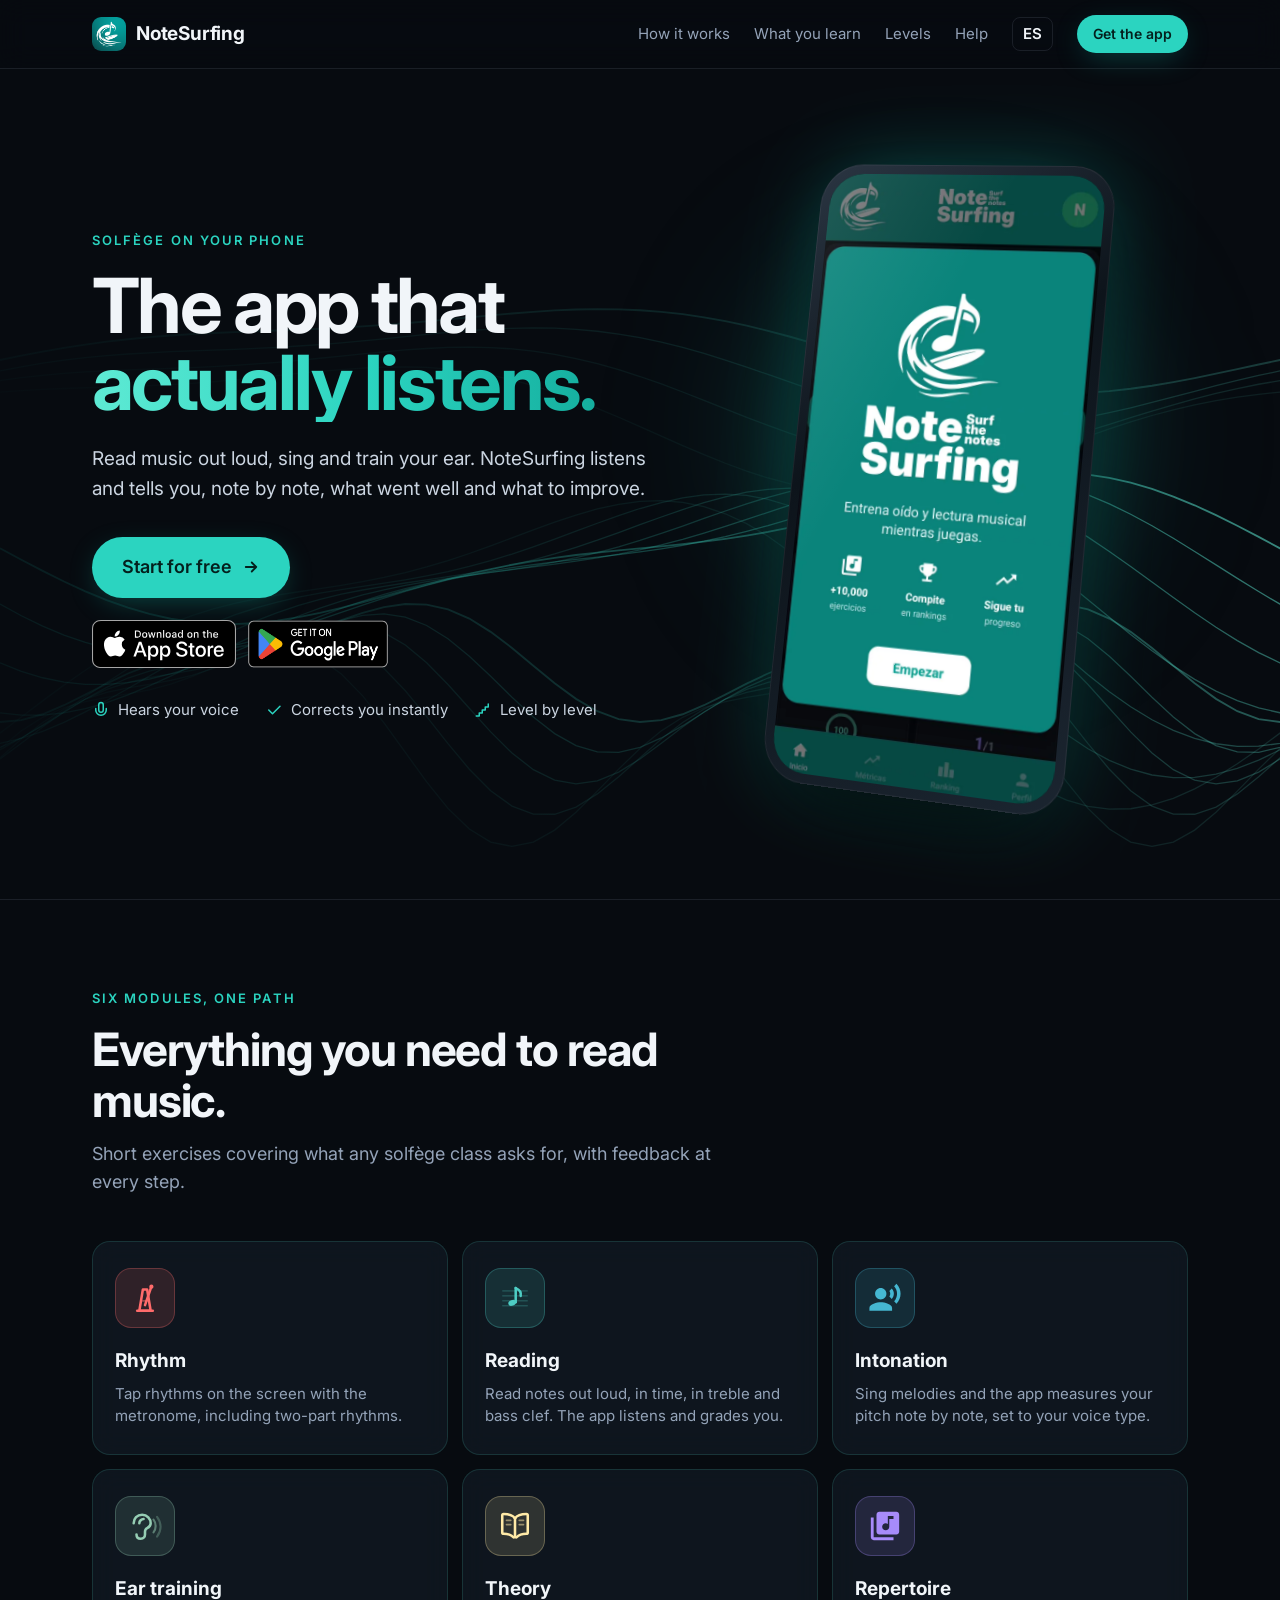
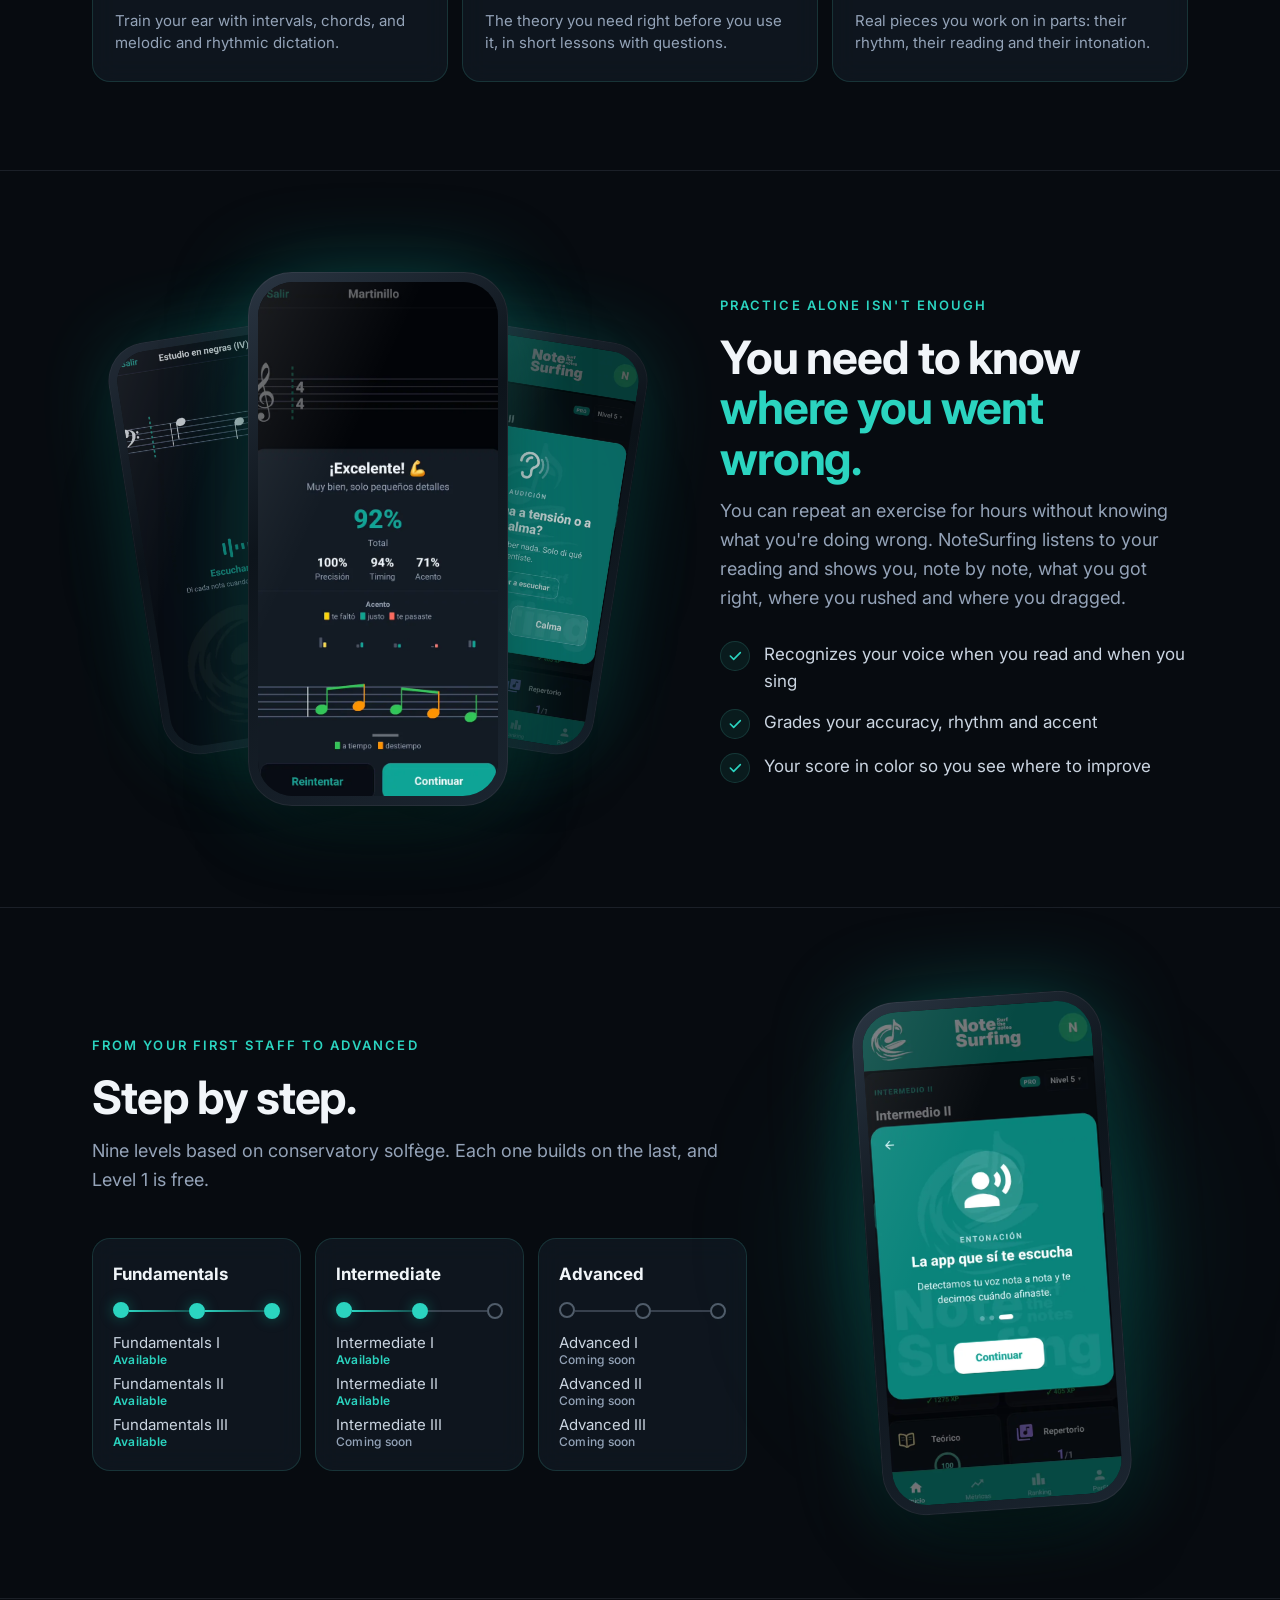
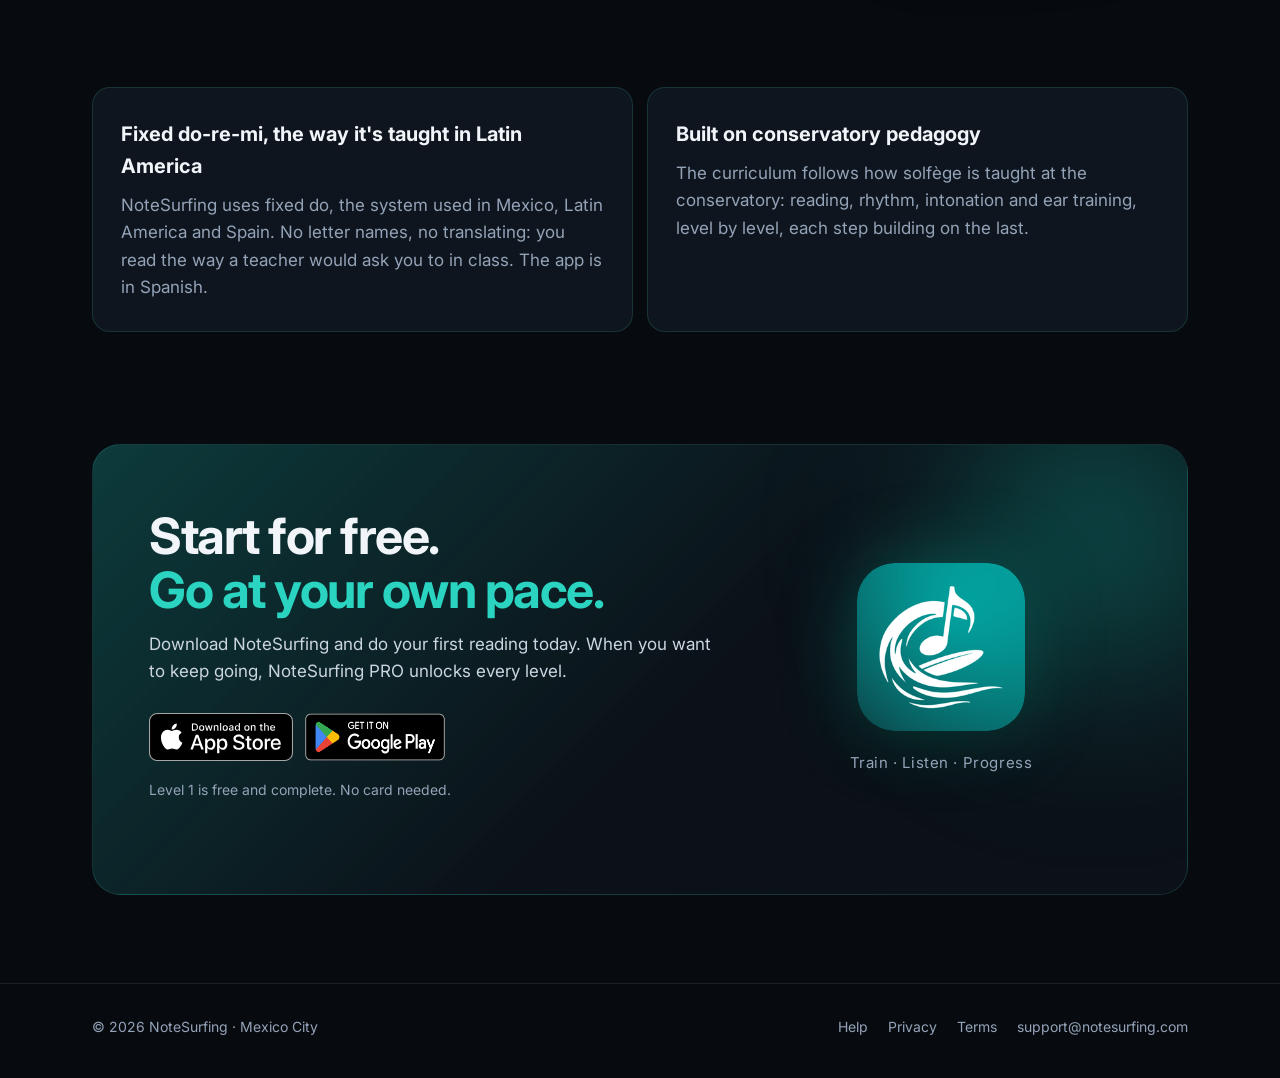
<file: en/index.html>
<!DOCTYPE html>
<html lang="en">
<head>
  <meta charset="UTF-8">
  <meta name="viewport" content="width=device-width, initial-scale=1">
  <title>NoteSurfing · The app that actually listens</title>
  <meta name="description" content="Learn to read music, sing in tune and train your ear. NoteSurfing listens and corrects you note by note. Level 1 free on iPhone and Android.">
  <link rel="canonical" href="https://notesurfing.com/en/">
  <link rel="alternate" hreflang="es" href="https://notesurfing.com/">
  <link rel="alternate" hreflang="en" href="https://notesurfing.com/en/">
  <link rel="icon" href="/favicon.ico" sizes="any">
  <link rel="icon" type="image/png" href="/assets/img/favicon-32.png">
  <link rel="apple-touch-icon" href="/assets/img/apple-touch-icon.png">
  <meta name="theme-color" content="#070B10">
  <meta property="og:type" content="website">
  <meta property="og:site_name" content="NoteSurfing">
  <meta property="og:locale" content="en_US">
  <meta property="og:url" content="https://notesurfing.com/en/">
  <meta property="og:title" content="NoteSurfing · The app that actually listens">
  <meta property="og:description" content="Read music out loud, sing and train your ear. The app listens and corrects you note by note. Level 1 is free.">
  <meta property="og:image" content="https://notesurfing.com/assets/img/og.png">
  <meta property="og:image:width" content="1200">
  <meta property="og:image:height" content="630">
  <meta name="twitter:card" content="summary_large_image">
  <link rel="preconnect" href="https://fonts.googleapis.com">
  <link rel="preconnect" href="https://fonts.gstatic.com" crossorigin>
  <link href="https://fonts.googleapis.com/css2?family=Inter:wght@400;500;600;700&display=swap" rel="stylesheet">
  <link rel="stylesheet" href="/assets/site.css">
  <!-- Cloudflare Web Analytics: snippet pendiente -->
</head>
<body>
  <header class="site-header">
    <div class="wrap">
      <a class="brand" href="/en/"><img src="/assets/img/app-icon.png" alt="">NoteSurfing</a>
      <nav class="nav">
        <a class="hide-md" href="#how-it-works">How it works</a><a class="hide-md" href="#what-you-learn">What you learn</a><a class="hide-md" href="#levels">Levels</a><a class="hide-sm" href="/support">Help</a>
        <a class="lang" href="/" hreflang="es" lang="es">ES</a>
        <a class="btn btn-primary hide-sm" href="#download">Get the app</a>
      </nav>
    </div>
  </header>

  <main>
    <section class="hero">
      <div class="waves"><svg class="w1" viewBox="0 0 2880 900" preserveAspectRatio="none" aria-hidden="true"><defs><linearGradient id="wg" x1="0" x2="1"><stop offset="0" stop-color="#10A697" stop-opacity=".2"/><stop offset=".5" stop-color="#5EEAD4"/><stop offset="1" stop-color="#10A697" stop-opacity=".2"/></linearGradient></defs><polyline points="0,520.0 24,532.4 48,544.5 72,556.0 96,566.7 120,576.2 144,584.4 168,591.2 192,596.4 216,599.9 240,601.8 264,602.2 288,601.0 312,598.4 336,594.7 360,590.0 384,584.5 408,578.5 432,572.2 456,565.7 480,559.4 504,553.3 528,547.7 552,542.5 576,537.8 600,533.8 624,530.3 648,527.2 672,524.6 696,522.2 720,520.0 744,517.8 768,515.4 792,512.8 816,509.7 840,506.2 864,502.2 888,497.5 912,492.3 936,486.7 960,480.6 984,474.3 1008,467.8 1032,461.5 1056,455.5 1080,450.0 1104,445.3 1128,441.6 1152,439.0 1176,437.8 1200,438.2 1224,440.1 1248,443.6 1272,448.8 1296,455.6 1320,463.8 1344,473.3 1368,484.0 1392,495.5 1416,507.6 1440,520.0 1464,532.4 1488,544.5 1512,556.0 1536,566.7 1560,576.2 1584,584.4 1608,591.2 1632,596.4 1656,599.9 1680,601.8 1704,602.2 1728,601.0 1752,598.4 1776,594.7 1800,590.0 1824,584.5 1848,578.5 1872,572.2 1896,565.7 1920,559.4 1944,553.3 1968,547.7 1992,542.5 2016,537.8 2040,533.8 2064,530.3 2088,527.2 2112,524.6 2136,522.2 2160,520.0 2184,517.8 2208,515.4 2232,512.8 2256,509.7 2280,506.2 2304,502.2 2328,497.5 2352,492.3 2376,486.7 2400,480.6 2424,474.3 2448,467.8 2472,461.5 2496,455.5 2520,450.0 2544,445.3 2568,441.6 2592,439.0 2616,437.8 2640,438.2 2664,440.1 2688,443.6 2712,448.8 2736,455.6 2760,463.8 2784,473.3 2808,484.0 2832,495.5 2856,507.6 2880,520.0" fill="none" stroke="url(#wg)" stroke-width="2" opacity="0.55"/><polyline points="0,580.5 24,593.1 48,604.4 72,614.1 96,622.1 120,628.2 144,632.3 168,634.5 192,634.7 216,633.2 240,630.0 264,625.4 288,619.5 312,612.7 336,605.3 360,597.4 384,589.4 408,581.5 432,573.9 456,566.7 480,560.2 504,554.3 528,549.2 552,544.8 576,540.9 600,537.6 624,534.7 648,532.1 672,529.5 696,526.8 720,523.9 744,520.5 768,516.7 792,512.3 816,507.2 840,501.5 864,495.3 888,488.5 912,481.5 936,474.3 960,467.3 984,460.5 1008,454.4 1032,449.1 1056,445.0 1080,442.2 1104,441.0 1128,441.5 1152,443.8 1176,448.0 1200,454.1 1224,462.1 1248,471.8 1272,483.0 1296,495.5 1320,509.1 1344,523.4 1368,538.0 1392,552.6 1416,566.9 1440,580.5 1464,593.1 1488,604.4 1512,614.1 1536,622.1 1560,628.2 1584,632.3 1608,634.5 1632,634.7 1656,633.2 1680,630.0 1704,625.4 1728,619.5 1752,612.7 1776,605.3 1800,597.4 1824,589.4 1848,581.5 1872,573.9 1896,566.7 1920,560.2 1944,554.3 1968,549.2 1992,544.8 2016,540.9 2040,537.6 2064,534.7 2088,532.1 2112,529.5 2136,526.8 2160,523.9 2184,520.5 2208,516.7 2232,512.3 2256,507.2 2280,501.5 2304,495.3 2328,488.5 2352,481.5 2376,474.3 2400,467.3 2424,460.5 2448,454.4 2472,449.1 2496,445.0 2520,442.2 2544,441.0 2568,441.5 2592,443.8 2616,448.0 2640,454.1 2664,462.1 2688,471.8 2712,483.0 2736,495.5 2760,509.1 2784,523.4 2808,538.0 2832,552.6 2856,566.9 2880,580.5" fill="none" stroke="url(#wg)" stroke-width="1.4" opacity="0.48"/><polyline points="0,644.3 24,653.4 48,660.4 72,665.1 96,667.5 120,667.7 144,665.8 168,661.8 192,656.2 216,649.2 240,641.0 264,632.0 288,622.5 312,612.8 336,603.1 360,593.9 384,585.2 408,577.2 432,570.0 456,563.7 480,558.2 504,553.5 528,549.5 552,546.1 576,543.0 600,540.0 624,537.1 648,533.9 672,530.4 696,526.3 720,521.6 744,516.2 768,510.2 792,503.5 816,496.3 840,488.7 864,480.9 888,473.3 912,465.9 936,459.3 960,453.5 984,449.0 1008,446.1 1032,444.8 1056,445.5 1080,448.3 1104,453.2 1128,460.2 1152,469.4 1176,480.5 1200,493.4 1224,507.8 1248,523.4 1272,539.8 1296,556.6 1320,573.4 1344,589.9 1368,605.6 1392,620.1 1416,633.1 1440,644.3 1464,653.4 1488,660.4 1512,665.1 1536,667.5 1560,667.7 1584,665.8 1608,661.8 1632,656.2 1656,649.2 1680,641.0 1704,632.0 1728,622.5 1752,612.8 1776,603.1 1800,593.9 1824,585.2 1848,577.2 1872,570.0 1896,563.7 1920,558.2 1944,553.5 1968,549.5 1992,546.1 2016,543.0 2040,540.0 2064,537.1 2088,533.9 2112,530.4 2136,526.3 2160,521.6 2184,516.2 2208,510.2 2232,503.5 2256,496.3 2280,488.7 2304,480.9 2328,473.3 2352,465.9 2376,459.3 2400,453.5 2424,449.0 2448,446.1 2472,444.8 2496,445.5 2520,448.3 2544,453.2 2568,460.2 2592,469.4 2616,480.5 2640,493.4 2664,507.8 2688,523.4 2712,539.8 2736,556.6 2760,573.4 2784,589.9 2808,605.6 2832,620.1 2856,633.1 2880,644.3" fill="none" stroke="url(#wg)" stroke-width="1.4" opacity="0.41"/><polyline points="0,698.4 24,701.0 48,701.0 72,698.6 96,693.9 120,687.3 144,678.9 168,669.3 192,658.6 216,647.3 240,635.8 264,624.4 288,613.4 312,603.0 336,593.4 360,584.8 384,577.2 408,570.6 432,565.0 456,560.3 480,556.2 504,552.7 528,549.4 552,546.2 576,542.9 600,539.2 624,535.0 648,530.2 672,524.6 696,518.3 720,511.4 744,503.8 768,495.8 792,487.6 816,479.5 840,471.7 864,464.6 888,458.5 912,453.7 936,450.6 960,449.4 984,450.3 1008,453.6 1032,459.2 1056,467.2 1080,477.5 1104,490.0 1128,504.6 1152,520.8 1176,538.3 1200,556.8 1224,575.8 1248,594.8 1272,613.4 1296,631.1 1320,647.5 1344,662.2 1368,674.9 1392,685.3 1416,693.1 1440,698.4 1464,701.0 1488,701.0 1512,698.6 1536,693.9 1560,687.3 1584,678.9 1608,669.3 1632,658.6 1656,647.3 1680,635.8 1704,624.4 1728,613.4 1752,603.0 1776,593.4 1800,584.8 1824,577.2 1848,570.6 1872,565.0 1896,560.3 1920,556.2 1944,552.7 1968,549.4 1992,546.2 2016,542.9 2040,539.2 2064,535.0 2088,530.2 2112,524.6 2136,518.3 2160,511.4 2184,503.8 2208,495.8 2232,487.6 2256,479.5 2280,471.7 2304,464.6 2328,458.5 2352,453.7 2376,450.6 2400,449.4 2424,450.3 2448,453.6 2472,459.2 2496,467.2 2520,477.5 2544,490.0 2568,504.6 2592,520.8 2616,538.3 2640,556.8 2664,575.8 2688,594.8 2712,613.4 2736,631.1 2760,647.5 2784,662.2 2808,674.9 2832,685.3 2856,693.1 2880,698.4" fill="none" stroke="url(#wg)" stroke-width="1.4" opacity="0.34"/><polyline points="0,731.7 24,726.2 48,718.5 72,708.8 96,697.5 120,685.1 144,672.0 168,658.6 192,645.2 216,632.3 240,620.1 264,608.8 288,598.7 312,589.7 336,582.0 360,575.4 384,569.8 408,565.2 432,561.2 456,557.6 480,554.3 504,550.8 528,547.1 552,542.9 576,538.0 600,532.4 624,526.1 648,518.9 672,511.2 696,502.9 720,494.4 744,486.0 768,477.9 792,470.4 816,464.1 840,459.1 864,456.0 888,454.8 912,456.0 936,459.7 960,466.0 984,474.9 1008,486.4 1032,500.3 1056,516.5 1080,534.5 1104,553.9 1128,574.5 1152,595.6 1176,616.8 1200,637.5 1224,657.2 1248,675.5 1272,691.9 1296,706.0 1320,717.5 1344,726.2 1368,732.0 1392,734.8 1416,734.6 1440,731.7 1464,726.2 1488,718.5 1512,708.8 1536,697.5 1560,685.1 1584,672.0 1608,658.6 1632,645.2 1656,632.3 1680,620.1 1704,608.8 1728,598.7 1752,589.7 1776,582.0 1800,575.4 1824,569.8 1848,565.2 1872,561.2 1896,557.6 1920,554.3 1944,550.8 1968,547.1 1992,542.9 2016,538.0 2040,532.4 2064,526.1 2088,518.9 2112,511.2 2136,502.9 2160,494.4 2184,486.0 2208,477.9 2232,470.4 2256,464.1 2280,459.1 2304,456.0 2328,454.8 2352,456.0 2376,459.7 2400,466.0 2424,474.9 2448,486.4 2472,500.3 2496,516.5 2520,534.5 2544,553.9 2568,574.5 2592,595.6 2616,616.8 2640,637.5 2664,657.2 2688,675.5 2712,691.9 2736,706.0 2760,717.5 2784,726.2 2808,732.0 2832,734.8 2856,734.6 2880,731.7" fill="none" stroke="url(#wg)" stroke-width="1.4" opacity="0.28"/><polyline points="0,738.6 24,725.7 48,711.5 72,696.4 96,681.0 120,665.6 144,650.7 168,636.5 192,623.5 216,611.7 240,601.3 264,592.3 288,584.7 312,578.3 336,573.0 360,568.6 384,564.7 408,561.2 432,557.8 456,554.1 480,549.9 504,545.2 528,539.7 552,533.3 576,526.2 600,518.4 624,510.1 648,501.4 672,492.8 696,484.5 720,476.8 744,470.3 768,465.3 792,462.1 816,461.1 840,462.6 864,466.8 888,473.8 912,483.6 936,496.2 960,511.5 984,529.1 1008,548.9 1032,570.3 1056,592.8 1080,616.0 1104,639.3 1128,662.0 1152,683.7 1176,703.8 1200,721.9 1224,737.4 1248,750.0 1272,759.6 1296,765.9 1320,768.8 1344,768.5 1368,765.0 1392,758.7 1416,749.7 1440,738.6 1464,725.7 1488,711.5 1512,696.4 1536,681.0 1560,665.6 1584,650.7 1608,636.5 1632,623.5 1656,611.7 1680,601.3 1704,592.3 1728,584.7 1752,578.3 1776,573.0 1800,568.6 1824,564.7 1848,561.2 1872,557.8 1896,554.1 1920,549.9 1944,545.2 1968,539.7 1992,533.3 2016,526.2 2040,518.4 2064,510.1 2088,501.4 2112,492.8 2136,484.5 2160,476.8 2184,470.3 2208,465.3 2232,462.1 2256,461.1 2280,462.6 2304,466.8 2328,473.8 2352,483.6 2376,496.2 2400,511.5 2424,529.1 2448,548.9 2472,570.3 2496,592.8 2520,616.0 2544,639.3 2568,662.0 2592,683.7 2616,703.8 2640,721.9 2664,737.4 2688,750.0 2712,759.6 2736,765.9 2760,768.8 2784,768.5 2808,765.0 2832,758.7 2856,749.7 2880,738.6" fill="none" stroke="url(#wg)" stroke-width="1.4" opacity="0.21"/><polyline points="0,720.5 24,703.0 48,685.5 72,668.4 96,652.3 120,637.4 144,623.8 168,611.9 192,601.6 216,592.9 240,585.6 264,579.7 288,574.8 312,570.7 336,567.1 360,563.7 384,560.1 408,556.2 432,551.6 456,546.3 480,540.2 504,533.3 528,525.6 552,517.3 576,508.7 600,500.0 624,491.6 648,483.9 672,477.3 696,472.3 720,469.1 744,468.3 768,470.2 792,474.8 816,482.5 840,493.2 864,506.9 888,523.5 912,542.6 936,564.0 960,587.3 984,611.7 1008,636.9 1032,662.3 1056,687.0 1080,710.7 1104,732.6 1128,752.2 1152,769.1 1176,782.9 1200,793.2 1224,800.0 1248,803.0 1272,802.5 1296,798.4 1320,791.2 1344,781.0 1368,768.4 1392,753.7 1416,737.6 1440,720.5 1464,703.0 1488,685.5 1512,668.4 1536,652.3 1560,637.4 1584,623.8 1608,611.9 1632,601.6 1656,592.9 1680,585.6 1704,579.7 1728,574.8 1752,570.7 1776,567.1 1800,563.7 1824,560.1 1848,556.2 1872,551.6 1896,546.3 1920,540.2 1944,533.3 1968,525.6 1992,517.3 2016,508.7 2040,500.0 2064,491.6 2088,483.9 2112,477.3 2136,472.3 2160,469.1 2184,468.3 2208,470.2 2232,474.8 2256,482.5 2280,493.2 2304,506.9 2328,523.5 2352,542.6 2376,564.0 2400,587.3 2424,611.7 2448,636.9 2472,662.3 2496,687.0 2520,710.7 2544,732.6 2568,752.2 2592,769.1 2616,782.9 2640,793.2 2664,800.0 2688,803.0 2712,802.5 2736,798.4 2760,791.2 2784,781.0 2808,768.4 2832,753.7 2856,737.6 2880,720.5" fill="none" stroke="url(#wg)" stroke-width="1.4" opacity="0.14"/></svg><svg class="w2" viewBox="0 0 2880 900" preserveAspectRatio="none" aria-hidden="true"><defs><linearGradient id="wg" x1="0" x2="1"><stop offset="0" stop-color="#10A697" stop-opacity=".2"/><stop offset=".5" stop-color="#5EEAD4"/><stop offset="1" stop-color="#10A697" stop-opacity=".2"/></linearGradient></defs><polyline points="0,708.4 24,706.4 48,700.0 72,690.2 96,678.7 120,666.8 144,655.8 168,646.6 192,639.5 216,634.3 240,630.6 264,627.4 288,623.8 312,619.2 336,613.2 360,605.9 384,597.9 408,590.1 432,583.8 456,580.4 480,581.0 504,586.2 528,596.2 552,610.6 576,628.1 600,647.3 624,666.4 648,683.3 672,696.7 696,705.2 720,708.4 744,706.4 768,700.0 792,690.2 816,678.7 840,666.8 864,655.8 888,646.6 912,639.5 936,634.3 960,630.6 984,627.4 1008,623.8 1032,619.2 1056,613.2 1080,605.9 1104,597.9 1128,590.1 1152,583.8 1176,580.4 1200,581.0 1224,586.2 1248,596.2 1272,610.6 1296,628.1 1320,647.3 1344,666.4 1368,683.3 1392,696.7 1416,705.2 1440,708.4 1464,706.4 1488,700.0 1512,690.2 1536,678.7 1560,666.8 1584,655.8 1608,646.6 1632,639.5 1656,634.3 1680,630.6 1704,627.4 1728,623.8 1752,619.2 1776,613.2 1800,605.9 1824,597.9 1848,590.1 1872,583.8 1896,580.4 1920,581.0 1944,586.2 1968,596.2 1992,610.6 2016,628.1 2040,647.3 2064,666.4 2088,683.3 2112,696.7 2136,705.2 2160,708.4 2184,706.4 2208,700.0 2232,690.2 2256,678.7 2280,666.8 2304,655.8 2328,646.6 2352,639.5 2376,634.3 2400,630.6 2424,627.4 2448,623.8 2472,619.2 2496,613.2 2520,605.9 2544,597.9 2568,590.1 2592,583.8 2616,580.4 2640,581.0 2664,586.2 2688,596.2 2712,610.6 2736,628.1 2760,647.3 2784,666.4 2808,683.3 2832,696.7 2856,705.2 2880,708.4" fill="none" stroke="url(#wg)" stroke-width="2" opacity="0.35"/><polyline points="0,735.9 24,725.7 48,712.4 72,697.8 96,683.5 120,670.9 144,660.7 168,653.2 192,647.9 216,644.0 240,640.4 264,636.2 288,630.6 312,623.4 336,615.0 360,606.1 384,598.2 408,592.8 432,591.2 456,594.7 480,603.7 504,618.1 528,637.0 552,658.8 576,681.5 600,703.0 624,721.0 648,734.0 672,740.9 696,741.3 720,735.9 744,725.7 768,712.4 792,697.8 816,683.5 840,670.9 864,660.7 888,653.2 912,647.9 936,644.0 960,640.4 984,636.2 1008,630.6 1032,623.4 1056,615.0 1080,606.1 1104,598.2 1128,592.8 1152,591.2 1176,594.7 1200,603.7 1224,618.1 1248,637.0 1272,658.8 1296,681.5 1320,703.0 1344,721.0 1368,734.0 1392,740.9 1416,741.3 1440,735.9 1464,725.7 1488,712.4 1512,697.8 1536,683.5 1560,670.9 1584,660.7 1608,653.2 1632,647.9 1656,644.0 1680,640.4 1704,636.2 1728,630.6 1752,623.4 1776,615.0 1800,606.1 1824,598.2 1848,592.8 1872,591.2 1896,594.7 1920,603.7 1944,618.1 1968,637.0 1992,658.8 2016,681.5 2040,703.0 2064,721.0 2088,734.0 2112,740.9 2136,741.3 2160,735.9 2184,725.7 2208,712.4 2232,697.8 2256,683.5 2280,670.9 2304,660.7 2328,653.2 2352,647.9 2376,644.0 2400,640.4 2424,636.2 2448,630.6 2472,623.4 2496,615.0 2520,606.1 2544,598.2 2568,592.8 2592,591.2 2616,594.7 2640,603.7 2664,618.1 2688,637.0 2712,658.8 2736,681.5 2760,703.0 2784,721.0 2808,734.0 2832,740.9 2856,741.3 2880,735.9" fill="none" stroke="url(#wg)" stroke-width="1.4" opacity="0.29"/><polyline points="0,748.5 24,731.5 48,713.9 72,697.5 96,683.7 120,673.0 144,665.4 168,660.2 192,656.2 216,652.3 240,647.4 264,640.8 288,632.6 312,623.3 336,614.2 360,606.9 384,603.1 408,604.2 432,611.4 456,624.9 480,644.1 504,667.7 528,693.5 552,719.1 576,742.1 600,760.1 624,771.5 648,775.6 672,772.3 696,762.8 720,748.5 744,731.5 768,713.9 792,697.5 816,683.7 840,673.0 864,665.4 888,660.2 912,656.2 936,652.3 960,647.4 984,640.8 1008,632.6 1032,623.3 1056,614.2 1080,606.9 1104,603.1 1128,604.2 1152,611.4 1176,624.9 1200,644.1 1224,667.7 1248,693.5 1272,719.1 1296,742.1 1320,760.1 1344,771.5 1368,775.6 1392,772.3 1416,762.8 1440,748.5 1464,731.5 1488,713.9 1512,697.5 1536,683.7 1560,673.0 1584,665.4 1608,660.2 1632,656.2 1656,652.3 1680,647.4 1704,640.8 1728,632.6 1752,623.3 1776,614.2 1800,606.9 1824,603.1 1848,604.2 1872,611.4 1896,624.9 1920,644.1 1944,667.7 1968,693.5 1992,719.1 2016,742.1 2040,760.1 2064,771.5 2088,775.6 2112,772.3 2136,762.8 2160,748.5 2184,731.5 2208,713.9 2232,697.5 2256,683.7 2280,673.0 2304,665.4 2328,660.2 2352,656.2 2376,652.3 2400,647.4 2424,640.8 2448,632.6 2472,623.3 2496,614.2 2520,606.9 2544,603.1 2568,604.2 2592,611.4 2616,624.9 2640,644.1 2664,667.7 2688,693.5 2712,719.1 2736,742.1 2760,760.1 2784,771.5 2808,775.6 2832,772.3 2856,762.8 2880,748.5" fill="none" stroke="url(#wg)" stroke-width="1.4" opacity="0.23"/><polyline points="0,747.2 24,726.9 48,709.0 72,694.4 96,683.7 120,676.3 144,671.4 168,667.5 192,663.3 216,657.7 240,650.2 264,641.2 288,631.5 312,622.7 336,616.7 360,615.4 384,620.1 408,631.8 432,650.3 456,674.5 480,702.6 504,731.9 528,759.6 552,782.9 576,799.6 600,808.3 624,808.5 648,800.7 672,786.4 696,767.8 720,747.2 744,726.9 768,709.0 792,694.4 816,683.7 840,676.3 864,671.4 888,667.5 912,663.3 936,657.7 960,650.2 984,641.2 1008,631.5 1032,622.7 1056,616.7 1080,615.4 1104,620.1 1128,631.8 1152,650.3 1176,674.5 1200,702.6 1224,731.9 1248,759.6 1272,782.9 1296,799.6 1320,808.3 1344,808.5 1368,800.7 1392,786.4 1416,767.8 1440,747.2 1464,726.9 1488,709.0 1512,694.4 1536,683.7 1560,676.3 1584,671.4 1608,667.5 1632,663.3 1656,657.7 1680,650.2 1704,641.2 1728,631.5 1752,622.7 1776,616.7 1800,615.4 1824,620.1 1848,631.8 1872,650.3 1896,674.5 1920,702.6 1944,731.9 1968,759.6 1992,782.9 2016,799.6 2040,808.3 2064,808.5 2088,800.7 2112,786.4 2136,767.8 2160,747.2 2184,726.9 2208,709.0 2232,694.4 2256,683.7 2280,676.3 2304,671.4 2328,667.5 2352,663.3 2376,657.7 2400,650.2 2424,641.2 2448,631.5 2472,622.7 2496,616.7 2520,615.4 2544,620.1 2568,631.8 2592,650.3 2616,674.5 2640,702.6 2664,731.9 2688,759.6 2712,782.9 2736,799.6 2760,808.3 2784,808.5 2808,800.7 2832,786.4 2856,767.8 2880,747.2" fill="none" stroke="url(#wg)" stroke-width="1.4" opacity="0.17"/><polyline points="0,737.1 24,718.0 48,703.3 72,692.9 96,686.2 120,681.8 144,678.0 168,673.5 192,667.3 216,659.1 240,649.5 264,639.9 288,632.2 312,628.4 336,630.4 360,639.5 384,656.3 408,680.1 432,709.3 456,741.4 480,773.4 504,802.1 528,824.5 552,838.7 576,843.4 600,838.7 624,825.7 648,806.4 672,783.4 696,759.5 720,737.1 744,718.0 768,703.3 792,692.9 816,686.2 840,681.8 864,678.0 888,673.5 912,667.3 936,659.1 960,649.5 984,639.9 1008,632.2 1032,628.4 1056,630.4 1080,639.5 1104,656.3 1128,680.1 1152,709.3 1176,741.4 1200,773.4 1224,802.1 1248,824.5 1272,838.7 1296,843.4 1320,838.7 1344,825.7 1368,806.4 1392,783.4 1416,759.5 1440,737.1 1464,718.0 1488,703.3 1512,692.9 1536,686.2 1560,681.8 1584,678.0 1608,673.5 1632,667.3 1656,659.1 1680,649.5 1704,639.9 1728,632.2 1752,628.4 1776,630.4 1800,639.5 1824,656.3 1848,680.1 1872,709.3 1896,741.4 1920,773.4 1944,802.1 1968,824.5 1992,838.7 2016,843.4 2040,838.7 2064,825.7 2088,806.4 2112,783.4 2136,759.5 2160,737.1 2184,718.0 2208,703.3 2232,692.9 2256,686.2 2280,681.8 2304,678.0 2328,673.5 2352,667.3 2376,659.1 2400,649.5 2424,639.9 2448,632.2 2472,628.4 2496,630.4 2520,639.5 2544,656.3 2568,680.1 2592,709.3 2616,741.4 2640,773.4 2664,802.1 2688,824.5 2712,838.7 2736,843.4 2760,838.7 2784,825.7 2808,806.4 2832,783.4 2856,759.5 2880,737.1" fill="none" stroke="url(#wg)" stroke-width="1.4" opacity="0.12"/></svg><svg class="w3" viewBox="0 0 2880 900" preserveAspectRatio="none" aria-hidden="true"><defs><linearGradient id="wg" x1="0" x2="1"><stop offset="0" stop-color="#10A697" stop-opacity=".2"/><stop offset=".5" stop-color="#5EEAD4"/><stop offset="1" stop-color="#10A697" stop-opacity=".2"/></linearGradient></defs><polyline points="0,315.7 24,311.0 48,306.6 72,302.6 96,299.0 120,295.8 144,293.2 168,290.9 192,289.1 216,287.6 240,286.4 264,285.5 288,284.6 312,283.7 336,282.8 360,281.8 384,280.6 408,279.2 432,277.6 456,275.8 480,273.8 504,271.6 528,269.4 552,267.2 576,265.2 600,263.4 624,261.9 648,260.9 672,260.5 696,260.7 720,261.7 744,263.4 768,266.0 792,269.4 816,273.6 840,278.5 864,284.1 888,290.2 912,296.8 936,303.6 960,310.5 984,317.4 1008,324.0 1032,330.2 1056,335.8 1080,340.8 1104,344.9 1128,348.2 1152,350.4 1176,351.6 1200,351.9 1224,351.1 1248,349.4 1272,346.9 1296,343.6 1320,339.7 1344,335.3 1368,330.5 1392,325.6 1416,320.6 1440,315.7 1464,311.0 1488,306.6 1512,302.6 1536,299.0 1560,295.8 1584,293.2 1608,290.9 1632,289.1 1656,287.6 1680,286.4 1704,285.5 1728,284.6 1752,283.7 1776,282.8 1800,281.8 1824,280.6 1848,279.2 1872,277.6 1896,275.8 1920,273.8 1944,271.6 1968,269.4 1992,267.2 2016,265.2 2040,263.4 2064,261.9 2088,260.9 2112,260.5 2136,260.7 2160,261.7 2184,263.4 2208,266.0 2232,269.4 2256,273.6 2280,278.5 2304,284.1 2328,290.2 2352,296.8 2376,303.6 2400,310.5 2424,317.4 2448,324.0 2472,330.2 2496,335.8 2520,340.8 2544,344.9 2568,348.2 2592,350.4 2616,351.6 2640,351.9 2664,351.1 2688,349.4 2712,346.9 2736,343.6 2760,339.7 2784,335.3 2808,330.5 2832,325.6 2856,320.6 2880,315.7" fill="none" stroke="url(#wg)" stroke-width="2" opacity="0.22"/><polyline points="0,327.5 24,323.1 48,319.2 72,315.9 96,313.2 120,311.0 144,309.2 168,307.9 192,306.7 216,305.8 240,304.9 264,304.1 288,303.1 312,301.9 336,300.5 360,298.9 384,297.0 408,294.9 432,292.7 456,290.3 480,288.0 504,285.8 528,283.9 552,282.3 576,281.3 600,280.9 624,281.2 648,282.4 672,284.5 696,287.5 720,291.5 744,296.4 768,302.1 792,308.6 816,315.8 840,323.4 864,331.4 888,339.5 912,347.5 936,355.2 960,362.5 984,369.1 1008,374.9 1032,379.8 1056,383.5 1080,386.1 1104,387.5 1128,387.8 1152,386.8 1176,384.7 1200,381.6 1224,377.6 1248,372.8 1272,367.5 1296,361.7 1320,355.7 1344,349.6 1368,343.6 1392,337.9 1416,332.5 1440,327.5 1464,323.1 1488,319.2 1512,315.9 1536,313.2 1560,311.0 1584,309.2 1608,307.9 1632,306.7 1656,305.8 1680,304.9 1704,304.1 1728,303.1 1752,301.9 1776,300.5 1800,298.9 1824,297.0 1848,294.9 1872,292.7 1896,290.3 1920,288.0 1944,285.8 1968,283.9 1992,282.3 2016,281.3 2040,280.9 2064,281.2 2088,282.4 2112,284.5 2136,287.5 2160,291.5 2184,296.4 2208,302.1 2232,308.6 2256,315.8 2280,323.4 2304,331.4 2328,339.5 2352,347.5 2376,355.2 2400,362.5 2424,369.1 2448,374.9 2472,379.8 2496,383.5 2520,386.1 2544,387.5 2568,387.8 2592,386.8 2616,384.7 2640,381.6 2664,377.6 2688,372.8 2712,367.5 2736,361.7 2760,355.7 2784,349.6 2808,343.6 2832,337.9 2856,332.5 2880,327.5" fill="none" stroke="url(#wg)" stroke-width="1.4" opacity="0.18"/><polyline points="0,338.1 24,334.9 48,332.3 72,330.2 96,328.6 120,327.4 144,326.5 168,325.6 192,324.8 216,323.9 240,322.9 264,321.6 288,320.0 312,318.2 336,316.1 360,313.8 384,311.4 408,309.0 432,306.8 456,304.7 480,303.2 504,302.1 528,301.8 552,302.2 576,303.6 600,306.1 624,309.5 648,314.1 672,319.6 696,326.2 720,333.6 744,341.7 768,350.4 792,359.5 816,368.7 840,377.9 864,386.7 888,395.0 912,402.6 936,409.2 960,414.7 984,419.0 1008,422.0 1032,423.6 1056,423.7 1080,422.5 1104,420.0 1128,416.3 1152,411.5 1176,405.9 1200,399.6 1224,392.7 1248,385.6 1272,378.3 1296,371.2 1320,364.3 1344,357.9 1368,352.0 1392,346.7 1416,342.0 1440,338.1 1464,334.9 1488,332.3 1512,330.2 1536,328.6 1560,327.4 1584,326.5 1608,325.6 1632,324.8 1656,323.9 1680,322.9 1704,321.6 1728,320.0 1752,318.2 1776,316.1 1800,313.8 1824,311.4 1848,309.0 1872,306.8 1896,304.7 1920,303.2 1944,302.1 1968,301.8 1992,302.2 2016,303.6 2040,306.1 2064,309.5 2088,314.1 2112,319.6 2136,326.2 2160,333.6 2184,341.7 2208,350.4 2232,359.5 2256,368.7 2280,377.9 2304,386.7 2328,395.0 2352,402.6 2376,409.2 2400,414.7 2424,419.0 2448,422.0 2472,423.6 2496,423.7 2520,422.5 2544,420.0 2568,416.3 2592,411.5 2616,405.9 2640,399.6 2664,392.7 2688,385.6 2712,378.3 2736,371.2 2760,364.3 2784,357.9 2808,352.0 2832,346.7 2856,342.0 2880,338.1" fill="none" stroke="url(#wg)" stroke-width="1.4" opacity="0.13"/><polyline points="0,350.5 24,348.8 48,347.5 72,346.6 96,345.8 120,345.1 144,344.4 168,343.5 192,342.4 216,341.0 240,339.3 264,337.3 288,335.1 312,332.7 336,330.3 360,328.1 384,326.1 408,324.5 432,323.5 456,323.2 480,323.8 504,325.5 528,328.2 552,332.1 576,337.2 600,343.4 624,350.7 648,359.0 672,368.1 696,377.8 720,387.9 744,398.3 768,408.5 792,418.4 816,427.7 840,436.2 864,443.7 888,449.8 912,454.6 936,457.9 960,459.6 984,459.7 1008,458.3 1032,455.3 1056,451.0 1080,445.4 1104,438.9 1128,431.5 1152,423.5 1176,415.2 1200,406.8 1224,398.5 1248,390.4 1272,382.9 1296,375.9 1320,369.7 1344,364.3 1368,359.7 1392,355.9 1416,352.9 1440,350.5 1464,348.8 1488,347.5 1512,346.6 1536,345.8 1560,345.1 1584,344.4 1608,343.5 1632,342.4 1656,341.0 1680,339.3 1704,337.3 1728,335.1 1752,332.7 1776,330.3 1800,328.1 1824,326.1 1848,324.5 1872,323.5 1896,323.2 1920,323.8 1944,325.5 1968,328.2 1992,332.1 2016,337.2 2040,343.4 2064,350.7 2088,359.0 2112,368.1 2136,377.8 2160,387.9 2184,398.3 2208,408.5 2232,418.4 2256,427.7 2280,436.2 2304,443.7 2328,449.8 2352,454.6 2376,457.9 2400,459.6 2424,459.7 2448,458.3 2472,455.3 2496,451.0 2520,445.4 2544,438.9 2568,431.5 2592,423.5 2616,415.2 2640,406.8 2664,398.5 2688,390.4 2712,382.9 2736,375.9 2760,369.7 2784,364.3 2808,359.7 2832,355.9 2856,352.9 2880,350.5" fill="none" stroke="url(#wg)" stroke-width="1.4" opacity="0.09"/></svg></div>
      <div class="wrap">
        <div>
          <span class="eyebrow">Solfège on your phone</span>
          <h1>The app that <span class="accent">actually listens.</span></h1>
          <p class="lead">Read music out loud, sing and train your ear. NoteSurfing listens and tells you, note by note, what went well and what to improve.</p>
          <div class="hero-cta">
            <a class="btn btn-primary btn-lg" href="#download">Start for free <svg viewBox="0 0 24 24" fill="none" stroke="currentColor" stroke-width="2.4" stroke-linecap="round" stroke-linejoin="round"><path d="M5 12h14M13 6l6 6-6 6"/></svg></a>
          </div>
          <div class="stores"><a href="https://apps.apple.com/app/notesurfing/id6761601378"><img class="badge-apple" src="/assets/img/badge-appstore-en.svg" alt="Download on the App Store"></a><a href="https://play.google.com/store/apps/details?id=com.notesurfing.app"><img class="badge-play" src="/assets/img/badge-play-en.png" alt="Get it on Google Play"></a></div>
          <div class="perks"><span><svg viewBox="0 0 24 24"><path d="M12 2a3 3 0 0 0-3 3v7a3 3 0 0 0 6 0V5a3 3 0 0 0-3-3z"/><path d="M19 10v2a7 7 0 0 1-14 0v-2"/></svg>Hears your voice</span><span><svg viewBox="0 0 24 24"><path d="M5 12l5 5L20 7"/></svg>Corrects you instantly</span><span><svg viewBox="0 0 24 24"><path d="M3 20h4v-4h4v-4h4V8h4V4"/></svg>Level by level</span></div>
        </div>
        <div class="hero-visual">
          <div class="glow-blob"></div>
          <div class="phone "><div class="screen"><img src="/assets/img/app/bienvenida.webp" alt="NoteSurfing welcome screen" width="640" height="1316"></div></div>
        </div>
      </div>
    </section>

    <section class="section-line" id="what-you-learn">
      <div class="wrap">
        <div class="section-head">
          <span class="eyebrow">Six modules, one path</span>
          <h2>Everything you need to read music.</h2>
          <p>Short exercises covering what any solfège class asks for, with feedback at every step.</p>
        </div>
        <div class="skills"><div class="skill glass" style="--mod:#FF6B6B"><div class="ico"><svg viewBox="0 0 24 24" fill="none" aria-hidden="true"><path d="M8 21h8l-2.5-15h-3L8 21z" stroke="#FF6B6B" stroke-width="1.8" stroke-linecap="round" stroke-linejoin="round"/><line x1="6.5" y1="21" x2="17.5" y2="21" stroke="#FF6B6B" stroke-width="1.8" stroke-linecap="round"/><line x1="12" y1="17" x2="16.5" y2="4" stroke="#FF6B6B" stroke-width="1.8" stroke-linecap="round"/><circle cx="16.5" cy="4" r="1.5" fill="#FF6B6B"/><line x1="10.5" y1="14" x2="13.5" y2="14" stroke="#FF6B6B" stroke-width="1.2" stroke-linecap="round" opacity=".5"/></svg></div><h3>Rhythm</h3><p>Tap rhythms on the screen with the metronome, including two-part rhythms.</p></div><div class="skill glass" style="--mod:#4ECDC4"><div class="ico"><svg viewBox="0 0 24 24" fill="none" aria-hidden="true"><line x1="3" y1="7" x2="21" y2="7" stroke="#4ECDC4" stroke-width=".8" opacity=".3"/><line x1="3" y1="10.5" x2="21" y2="10.5" stroke="#4ECDC4" stroke-width=".8" opacity=".3"/><line x1="3" y1="14" x2="21" y2="14" stroke="#4ECDC4" stroke-width=".8" opacity=".3"/><line x1="3" y1="17.5" x2="21" y2="17.5" stroke="#4ECDC4" stroke-width=".8" opacity=".3"/><ellipse cx="10" cy="15.5" rx="2.8" ry="2" fill="#4ECDC4" transform="rotate(-20 10 15.5)"/><line x1="12.5" y1="15" x2="12.5" y2="5" stroke="#4ECDC4" stroke-width="1.8" stroke-linecap="round"/><path d="M12.5 5c2.5 1 4 3 3.5 5.5" stroke="#4ECDC4" stroke-width="1.8" stroke-linecap="round"/></svg></div><h3>Reading</h3><p>Read notes out loud, in time, in treble and bass clef. The app listens and grades you.</p></div><div class="skill glass" style="--mod:#45B7D1"><div class="ico"><svg viewBox="0 0 24 24" fill="none" aria-hidden="true"><path fill="#45B7D1" d="M9 13c2.21 0 4-1.79 4-4s-1.79-4-4-4-4 1.79-4 4 1.79 4 4 4zm0 2c-2.67 0-8 1.34-8 4v2h16v-2c0-2.66-5.33-4-8-4zm6.08-7.95c.84 1.18.84 2.71 0 3.89l1.68 1.69c2.02-2.02 2.02-5.07 0-7.27l-1.68 1.69zM20.07 2l-1.63 1.63c2.77 3.02 2.77 7.56 0 10.74L20.07 16c3.9-3.89 3.91-9.95 0-14z"/></svg></div><h3>Intonation</h3><p>Sing melodies and the app measures your pitch note by note, set to your voice type.</p></div><div class="skill glass" style="--mod:#96CEB4"><div class="ico"><svg viewBox="0 0 24 24" fill="none" aria-hidden="true"><path d="M6 18c0 2 1 3 3 3s3-1.5 3-3v-2c0-1 .5-2 1.5-2.5S16 12 16 10c0-3-2.5-6-6-6S4 6.5 4 10" stroke="#96CEB4" stroke-width="1.8" stroke-linecap="round"/><path d="M8 10c0-1.5 1.5-3 3-3" stroke="#96CEB4" stroke-width="1.8" stroke-linecap="round"/><path d="M18 7.5c1 1.2 1.5 2.8 1.5 4.5s-.5 3.3-1.5 4.5" stroke="#96CEB4" stroke-width="1.5" stroke-linecap="round" opacity=".5"/><path d="M20.5 5.5c1.5 2 2.5 4.5 2.5 7s-1 5-2.5 7" stroke="#96CEB4" stroke-width="1.5" stroke-linecap="round" opacity=".3"/></svg></div><h3>Ear training</h3><p>Train your ear with intervals, chords, and melodic and rhythmic dictation.</p></div><div class="skill glass" style="--mod:#FFEAA7"><div class="ico"><svg viewBox="0 0 24 24" fill="none" aria-hidden="true"><path d="M12 6.5C10.5 4.5 7.5 3.5 4 3.5c-.5 0-1 .5-1 1v12c0 .5.5 1 1 1 3 0 5.5 1 7 2.5" stroke="#FFEAA7" stroke-width="1.8" stroke-linecap="round" stroke-linejoin="round"/><path d="M12 6.5c1.5-2 4.5-3 8-3 .5 0 1 .5 1 1v12c0 .5-.5 1-1 1-3 0-5.5 1-7 2.5" stroke="#FFEAA7" stroke-width="1.8" stroke-linecap="round" stroke-linejoin="round"/><path d="M12 6.5v13.5" stroke="#FFEAA7" stroke-width="1.8" stroke-linecap="round"/><line x1="6" y1="8" x2="9" y2="8" stroke="#FFEAA7" stroke-width="1.2" stroke-linecap="round" opacity=".5"/><line x1="6" y1="11" x2="9" y2="11" stroke="#FFEAA7" stroke-width="1.2" stroke-linecap="round" opacity=".5"/><line x1="15" y1="8" x2="18" y2="8" stroke="#FFEAA7" stroke-width="1.2" stroke-linecap="round" opacity=".5"/><line x1="15" y1="11" x2="18" y2="11" stroke="#FFEAA7" stroke-width="1.2" stroke-linecap="round" opacity=".5"/></svg></div><h3>Theory</h3><p>The theory you need right before you use it, in short lessons with questions.</p></div><div class="skill glass" style="--mod:#A78BFA"><div class="ico"><svg viewBox="0 0 24 24" fill="none" aria-hidden="true"><path fill="#A78BFA" d="M20 2H8c-1.1 0-2 .9-2 2v12c0 1.1.9 2 2 2h12c1.1 0 2-.9 2-2V4c0-1.1-.9-2-2-2zm-2 5h-3v5.5c0 1.38-1.12 2.5-2.5 2.5S10 13.88 10 12.5s1.12-2.5 2.5-2.5c.57 0 1.08.19 1.5.51V5h4v2zM4 6H2v14c0 1.1.9 2 2 2h14v-2H4V6z"/></svg></div><h3>Repertoire</h3><p>Real pieces you work on in parts: their rhythm, their reading and their intonation.</p></div></div>
      </div>
    </section>

    <section class="feedback section-line" id="how-it-works">
      <div class="wrap">
        <div class="fan">
          <div class="glow-blob"></div>
          <div class="phone p-left"><div class="screen"><img src="/assets/img/app/lectura_fa.webp" alt="Reading in bass clef" width="640" height="1316" loading="lazy"></div></div>
          <div class="phone p-center"><div class="screen"><img src="/assets/img/app/resultado.webp" alt="Reading result: 92%" width="640" height="1316" loading="lazy"></div></div>
          <div class="phone p-right"><div class="screen"><img src="/assets/img/app/audicion.webp" alt="Ear training question" width="640" height="1316" loading="lazy"></div></div>
        </div>
        <div>
          <span class="eyebrow">Practice alone isn't enough</span>
          <div class="section-head" style="margin-bottom:0">
            <h2>You need to know <span class="accent">where you went wrong.</span></h2>
            <p>You can repeat an exercise for hours without knowing what you're doing wrong. NoteSurfing listens to your reading and shows you, note by note, what you got right, where you rushed and where you dragged.</p>
          </div>
          <ul class="checks"><li><span class="tick"><svg viewBox="0 0 24 24"><path d="M5 12l5 5L20 7"/></svg></span><span>Recognizes your voice when you read and when you sing</span></li><li><span class="tick"><svg viewBox="0 0 24 24"><path d="M5 12l5 5L20 7"/></svg></span><span>Grades your accuracy, rhythm and accent</span></li><li><span class="tick"><svg viewBox="0 0 24 24"><path d="M5 12l5 5L20 7"/></svg></span><span>Your score in color so you see where to improve</span></li></ul>
        </div>
      </div>
    </section>

    <section class="levels section-line" id="levels">
      <div class="wrap">
        <div>
          <div class="section-head">
            <span class="eyebrow">From your first staff to advanced</span>
            <h2>Step by step.</h2>
            <p>Nine levels based on conservatory solfège. Each one builds on the last, and Level 1 is free.</p>
          </div>
          <div class="track"><div class="stage glass"><h3>Fundamentals</h3><div class="dots"><i class=""></i><b class=""></b><i class=""></i><b class=""></b><i class=""></i></div><ul><li>Fundamentals I<small class="">Available</small></li><li>Fundamentals II<small class="">Available</small></li><li>Fundamentals III<small class="">Available</small></li></ul></div><div class="stage glass"><h3>Intermediate</h3><div class="dots"><i class=""></i><b class=""></b><i class=""></i><b class="soon"></b><i class="soon"></i></div><ul><li>Intermediate I<small class="">Available</small></li><li>Intermediate II<small class="">Available</small></li><li>Intermediate III<small class="soon">Coming soon</small></li></ul></div><div class="stage glass"><h3>Advanced</h3><div class="dots"><i class="soon"></i><b class="soon"></b><i class="soon"></i><b class="soon"></b><i class="soon"></i></div><ul><li>Advanced I<small class="soon">Coming soon</small></li><li>Advanced II<small class="soon">Coming soon</small></li><li>Advanced III<small class="soon">Coming soon</small></li></ul></div></div>
        </div>
        <div class="levels-visual">
          <div class="glow-blob"></div>
          <div class="phone "><div class="screen"><img src="/assets/img/app/entonacion.webp" alt="NoteSurfing intonation screen" width="640" height="1316" loading="lazy"></div></div>
        </div>
      </div>
    </section>

    <section class="section-line">
      <div class="wrap"><div class="origin"><div class="glass"><h3>Fixed do-re-mi, the way it's taught in Latin America</h3><p>NoteSurfing uses fixed do, the system used in Mexico, Latin America and Spain. No letter names, no translating: you read the way a teacher would ask you to in class. The app is in Spanish.</p></div><div class="glass"><h3>Built on conservatory pedagogy</h3><p>The curriculum follows how solfège is taught at the conservatory: reading, rhythm, intonation and ear training, level by level, each step building on the last.</p></div></div></div>
    </section>

    <section id="download" style="padding-top:24px">
      <div class="wrap">
        <div class="cta-band">
          <div class="glow-blob" style="width:420px;height:420px;right:-120px;top:-120px"></div>
          <div>
            <h2>Start for free.<br><span class="accent">Go at your own pace.</span></h2>
            <p>Download NoteSurfing and do your first reading today. When you want to keep going, NoteSurfing PRO unlocks every level.</p>
            <div class="stores"><a href="https://apps.apple.com/app/notesurfing/id6761601378"><img class="badge-apple" src="/assets/img/badge-appstore-en.svg" alt="Download on the App Store"></a><a href="https://play.google.com/store/apps/details?id=com.notesurfing.app"><img class="badge-play" src="/assets/img/badge-play-en.png" alt="Get it on Google Play"></a></div>
            <p class="free">Level 1 is free and complete. No card needed.</p>
          </div>
          <div class="cta-icon">
            <img src="/assets/img/app-icon.png" alt="NoteSurfing" width="168" height="168" loading="lazy">
            <span>Train · Listen · Progress</span>
          </div>
        </div>
      </div>
    </section>
  </main>

  <footer class="site-footer">
    <div class="wrap">
      <span>© 2026 NoteSurfing · Mexico City</span>
      <nav><a href="/support">Help</a><a href="/privacy">Privacy</a><a href="/terms">Terms</a><a href="mailto:support@notesurfing.com">support@notesurfing.com</a></nav>
    </div>
  </footer>
<!-- Cloudflare Web Analytics --><script defer src='https://static.cloudflareinsights.com/beacon.min.js' data-cf-beacon='{"token": "9af2535e5bd248c894cbbb906febbbe5"}'></script><!-- End Cloudflare Web Analytics -->
</body>
</html>
</file>
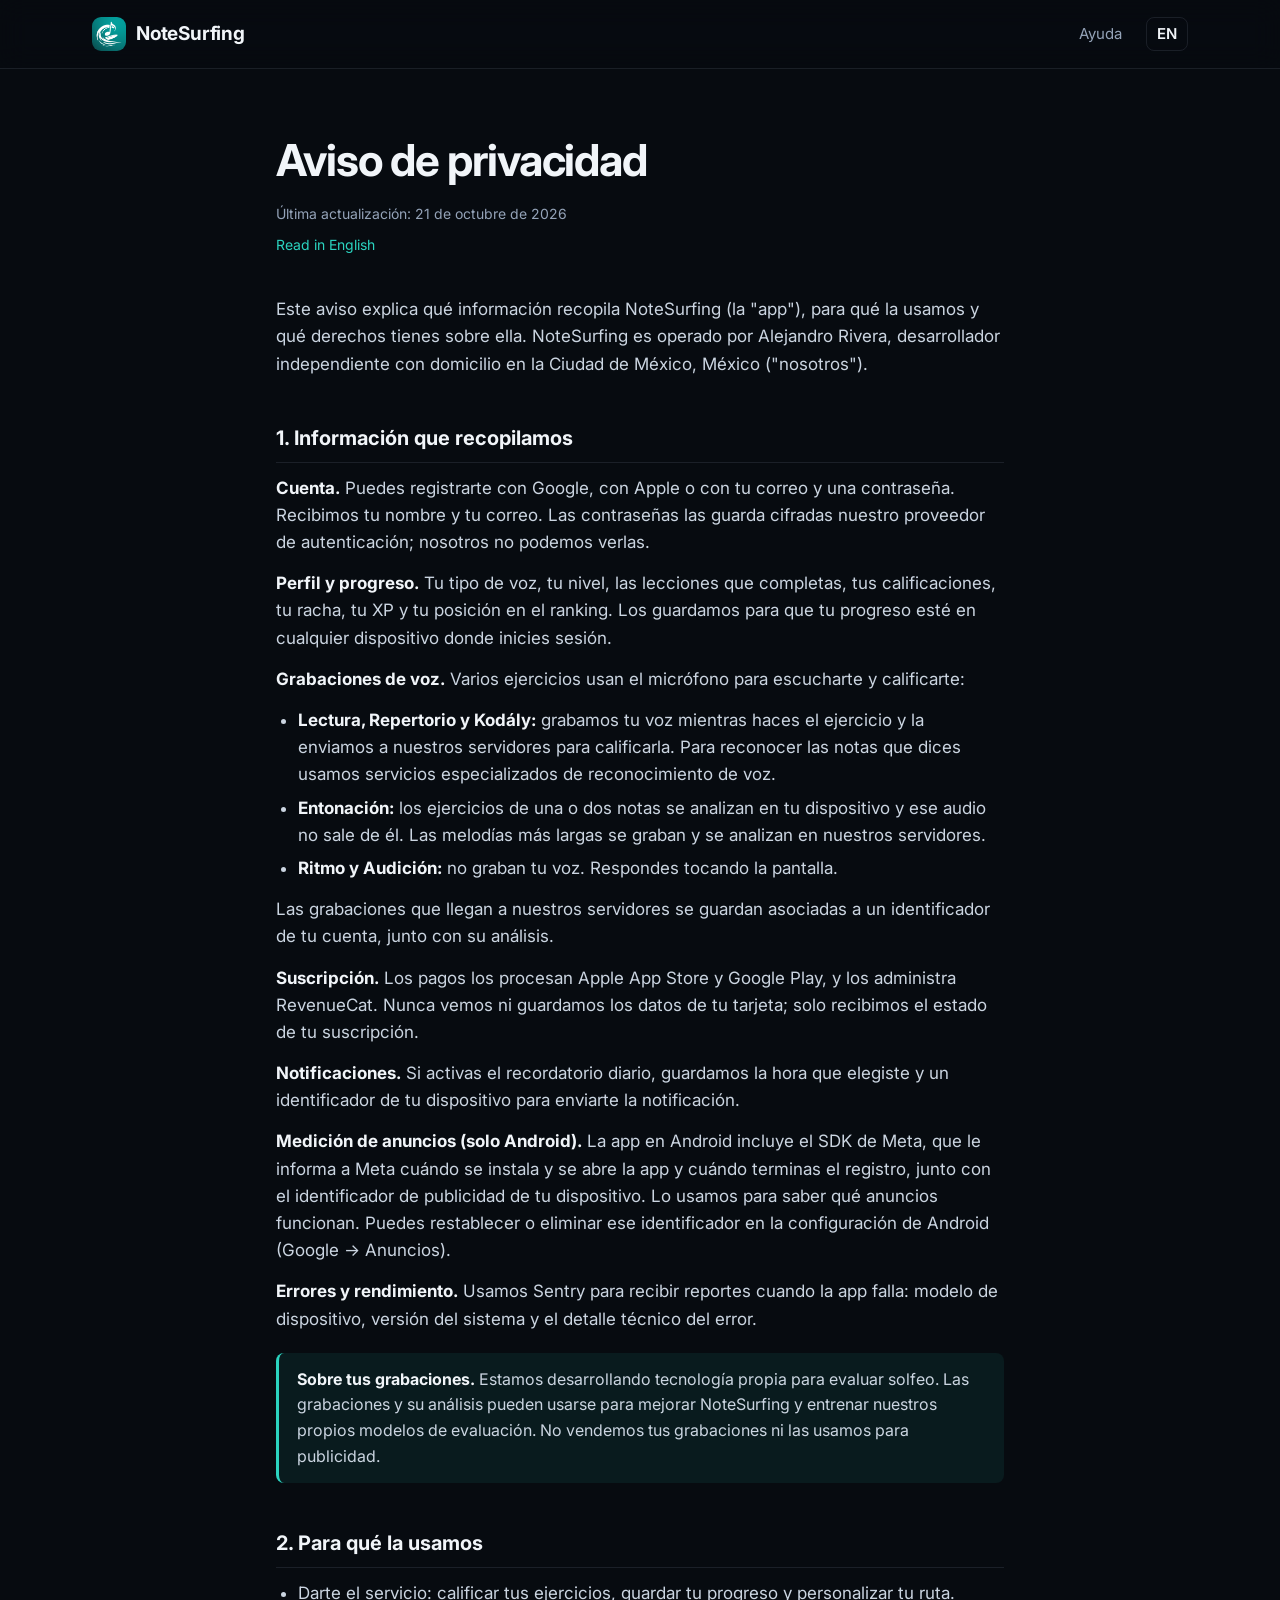
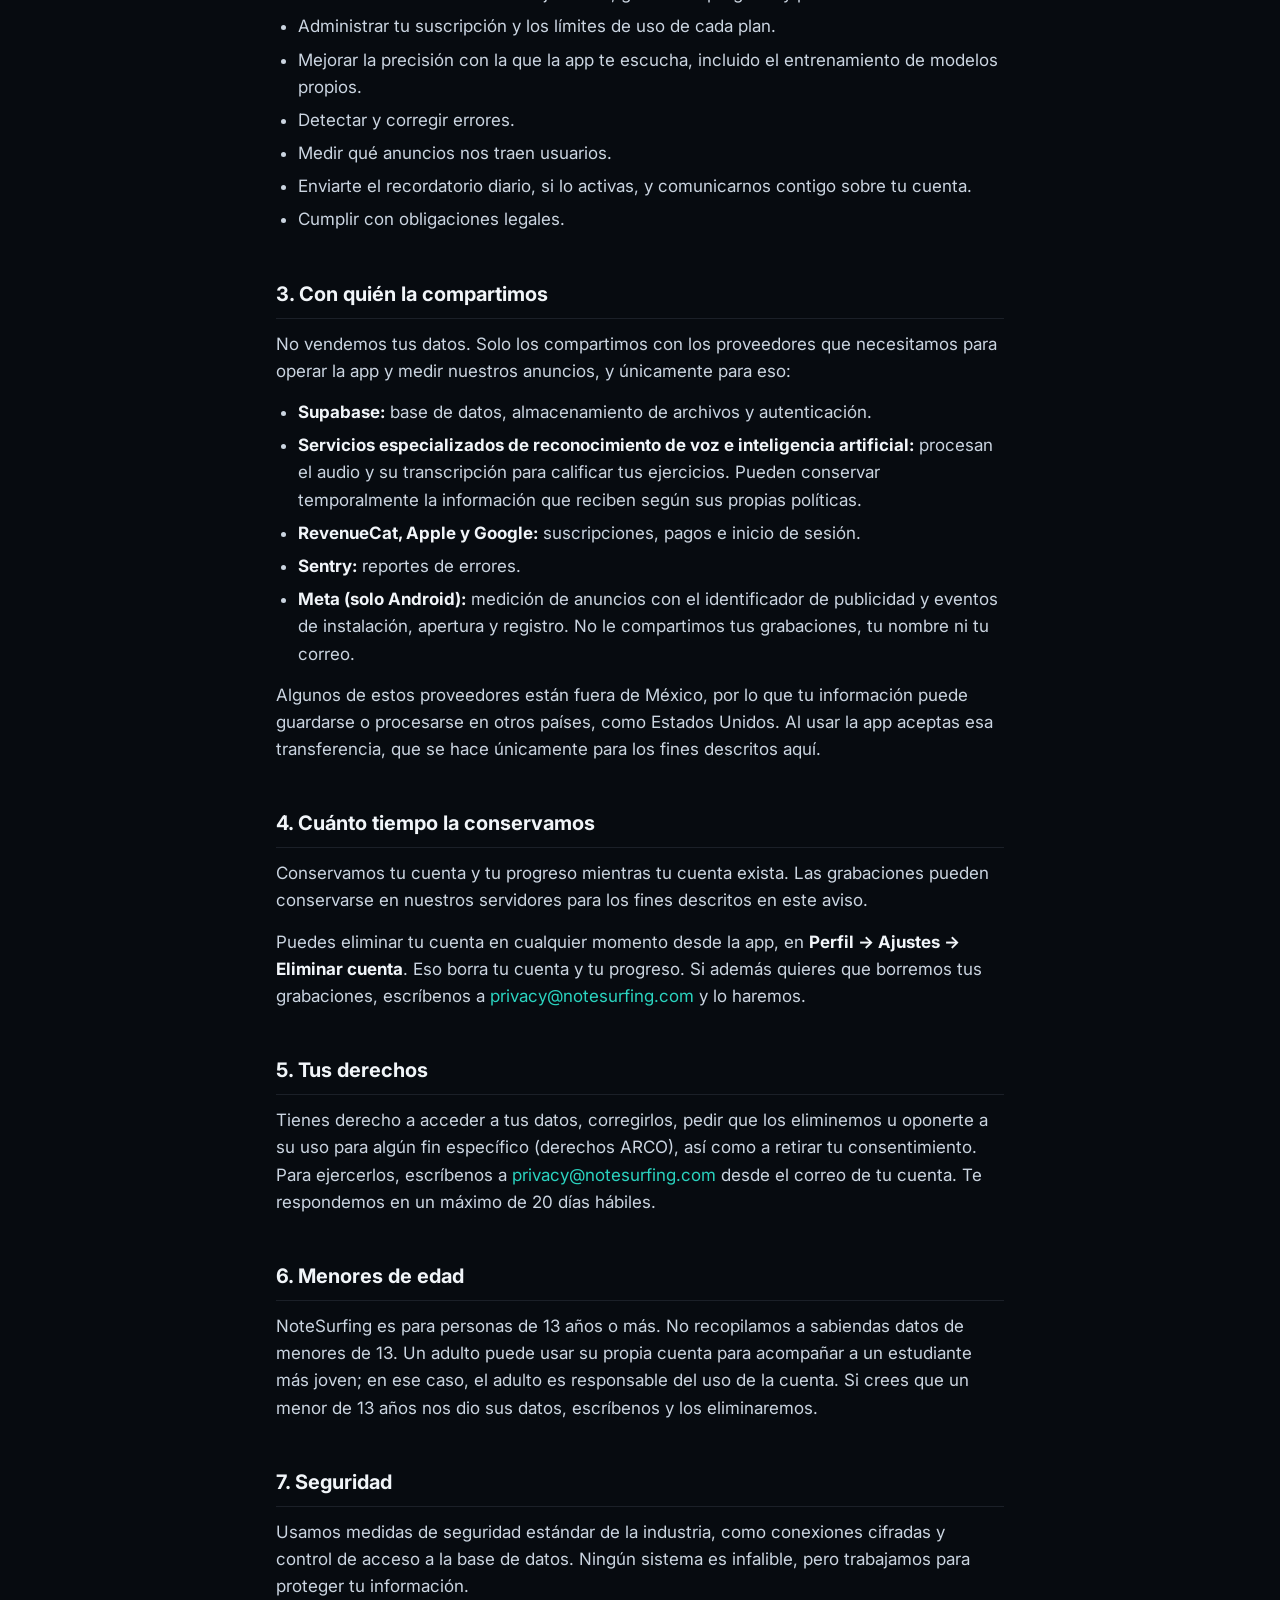
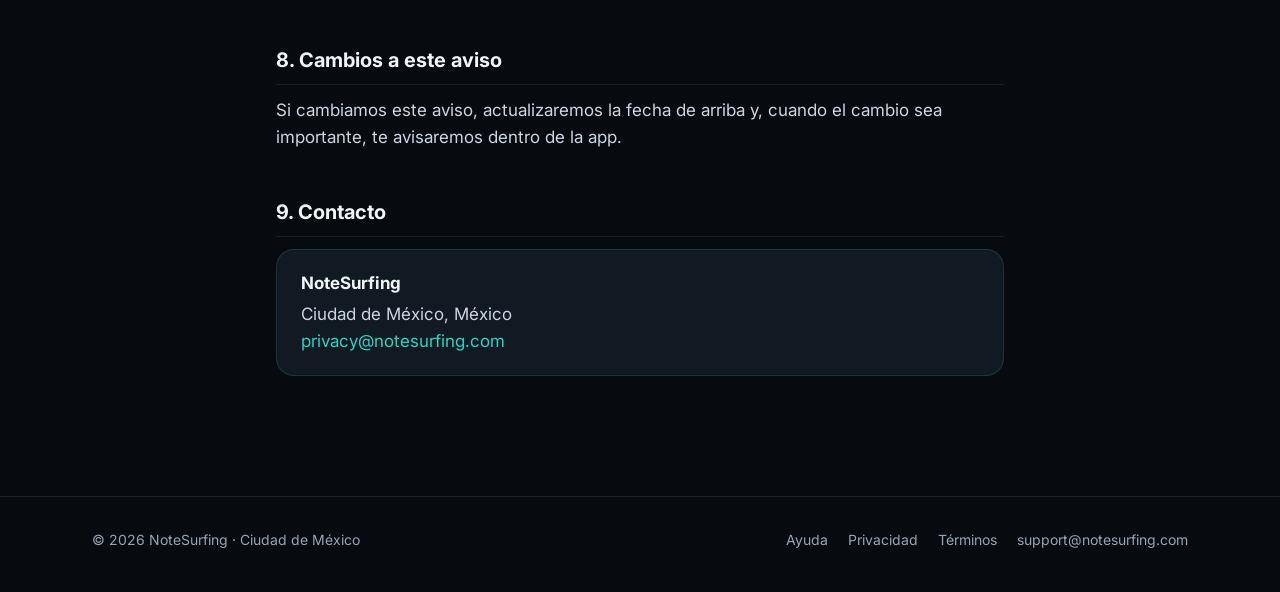
<file: privacidad.html>
<!DOCTYPE html>
<html lang="es">
<head>
  <meta charset="UTF-8">
  <meta name="viewport" content="width=device-width, initial-scale=1">
  <title>Aviso de privacidad · NoteSurfing</title>
  <meta name="description" content="Qué datos recopila NoteSurfing, cómo se usan y cómo ejercer tus derechos.">
  <link rel="canonical" href="https://notesurfing.com/privacidad">
  <link rel="alternate" hreflang="es" href="https://notesurfing.com/privacidad">
  <link rel="alternate" hreflang="en" href="https://notesurfing.com/privacy">
  <link rel="icon" href="/favicon.ico" sizes="any">
  <link rel="icon" type="image/png" href="/assets/img/favicon-32.png">
  <link rel="apple-touch-icon" href="/assets/img/apple-touch-icon.png">
  <meta name="theme-color" content="#10A697">
  <meta property="og:title" content="Aviso de privacidad · NoteSurfing">
  <meta property="og:image" content="https://notesurfing.com/assets/img/og.png">
  <link rel="preconnect" href="https://fonts.googleapis.com">
  <link rel="preconnect" href="https://fonts.gstatic.com" crossorigin>
  <link href="https://fonts.googleapis.com/css2?family=Inter:wght@400;600;700&display=swap" rel="stylesheet">
  <link rel="stylesheet" href="/assets/site.css">
</head>
<body>
  <header class="site-header">
    <div class="wrap">
      <a class="brand" href="/"><img src="/assets/img/app-icon.png" alt="">NoteSurfing</a>
      <nav class="nav">
        <a class="hide-sm" href="/soporte">Ayuda</a>
        <a class="lang" href="/privacy" hreflang="en" lang="en">EN</a>
      </nav>
    </div>
  </header>

  <main class="doc">
    <h1>Aviso de privacidad</h1>
    <p class="meta">Última actualización: 21 de octubre de 2026</p>
    <p class="alt-lang"><a href="/privacy" lang="en">Read in English</a></p>

    <p>Este aviso explica qué información recopila NoteSurfing (la "app"), para qué la usamos y qué derechos tienes sobre ella. NoteSurfing es operado por Alejandro Rivera, desarrollador independiente con domicilio en la Ciudad de México, México ("nosotros").</p>

    <h2>1. Información que recopilamos</h2>
    <p><strong>Cuenta.</strong> Puedes registrarte con Google, con Apple o con tu correo y una contraseña. Recibimos tu nombre y tu correo. Las contraseñas las guarda cifradas nuestro proveedor de autenticación; nosotros no podemos verlas.</p>
    <p><strong>Perfil y progreso.</strong> Tu tipo de voz, tu nivel, las lecciones que completas, tus calificaciones, tu racha, tu XP y tu posición en el ranking. Los guardamos para que tu progreso esté en cualquier dispositivo donde inicies sesión.</p>
    <p><strong>Grabaciones de voz.</strong> Varios ejercicios usan el micrófono para escucharte y calificarte:</p>
    <ul>
      <li><strong>Lectura, Repertorio y Kodály:</strong> grabamos tu voz mientras haces el ejercicio y la enviamos a nuestros servidores para calificarla. Para reconocer las notas que dices usamos servicios especializados de reconocimiento de voz.</li>
      <li><strong>Entonación:</strong> los ejercicios de una o dos notas se analizan en tu dispositivo y ese audio no sale de él. Las melodías más largas se graban y se analizan en nuestros servidores.</li>
      <li><strong>Ritmo y Audición:</strong> no graban tu voz. Respondes tocando la pantalla.</li>
    </ul>
    <p>Las grabaciones que llegan a nuestros servidores se guardan asociadas a un identificador de tu cuenta, junto con su análisis.</p>
    <p><strong>Suscripción.</strong> Los pagos los procesan Apple App Store y Google Play, y los administra RevenueCat. Nunca vemos ni guardamos los datos de tu tarjeta; solo recibimos el estado de tu suscripción.</p>
    <p><strong>Notificaciones.</strong> Si activas el recordatorio diario, guardamos la hora que elegiste y un identificador de tu dispositivo para enviarte la notificación.</p>
    <p><strong>Medición de anuncios (solo Android).</strong> La app en Android incluye el SDK de Meta, que le informa a Meta cuándo se instala y se abre la app y cuándo terminas el registro, junto con el identificador de publicidad de tu dispositivo. Lo usamos para saber qué anuncios funcionan. Puedes restablecer o eliminar ese identificador en la configuración de Android (Google → Anuncios).</p>

    <p><strong>Errores y rendimiento.</strong> Usamos Sentry para recibir reportes cuando la app falla: modelo de dispositivo, versión del sistema y el detalle técnico del error.</p>

    <div class="note"><strong>Sobre tus grabaciones.</strong> Estamos desarrollando tecnología propia para evaluar solfeo. Las grabaciones y su análisis pueden usarse para mejorar NoteSurfing y entrenar nuestros propios modelos de evaluación. No vendemos tus grabaciones ni las usamos para publicidad.</div>

    <h2>2. Para qué la usamos</h2>
    <ul>
      <li>Darte el servicio: calificar tus ejercicios, guardar tu progreso y personalizar tu ruta.</li>
      <li>Administrar tu suscripción y los límites de uso de cada plan.</li>
      <li>Mejorar la precisión con la que la app te escucha, incluido el entrenamiento de modelos propios.</li>
      <li>Detectar y corregir errores.</li>
      <li>Medir qué anuncios nos traen usuarios.</li>
      <li>Enviarte el recordatorio diario, si lo activas, y comunicarnos contigo sobre tu cuenta.</li>
      <li>Cumplir con obligaciones legales.</li>
    </ul>

    <h2>3. Con quién la compartimos</h2>
    <p>No vendemos tus datos. Solo los compartimos con los proveedores que necesitamos para operar la app y medir nuestros anuncios, y únicamente para eso:</p>
    <ul>
      <li><strong>Supabase:</strong> base de datos, almacenamiento de archivos y autenticación.</li>
      <li><strong>Servicios especializados de reconocimiento de voz e inteligencia artificial:</strong> procesan el audio y su transcripción para calificar tus ejercicios. Pueden conservar temporalmente la información que reciben según sus propias políticas.</li>
      <li><strong>RevenueCat, Apple y Google:</strong> suscripciones, pagos e inicio de sesión.</li>
      <li><strong>Sentry:</strong> reportes de errores.</li>
      <li><strong>Meta (solo Android):</strong> medición de anuncios con el identificador de publicidad y eventos de instalación, apertura y registro. No le compartimos tus grabaciones, tu nombre ni tu correo.</li>
    </ul>
    <p>Algunos de estos proveedores están fuera de México, por lo que tu información puede guardarse o procesarse en otros países, como Estados Unidos. Al usar la app aceptas esa transferencia, que se hace únicamente para los fines descritos aquí.</p>

    <h2>4. Cuánto tiempo la conservamos</h2>
    <p>Conservamos tu cuenta y tu progreso mientras tu cuenta exista. Las grabaciones pueden conservarse en nuestros servidores para los fines descritos en este aviso.</p>
    <p>Puedes eliminar tu cuenta en cualquier momento desde la app, en <strong>Perfil → Ajustes → Eliminar cuenta</strong>. Eso borra tu cuenta y tu progreso. Si además quieres que borremos tus grabaciones, escríbenos a <a href="mailto:privacy@notesurfing.com">privacy@notesurfing.com</a> y lo haremos.</p>

    <h2>5. Tus derechos</h2>
    <p>Tienes derecho a acceder a tus datos, corregirlos, pedir que los eliminemos u oponerte a su uso para algún fin específico (derechos ARCO), así como a retirar tu consentimiento. Para ejercerlos, escríbenos a <a href="mailto:privacy@notesurfing.com">privacy@notesurfing.com</a> desde el correo de tu cuenta. Te respondemos en un máximo de 20 días hábiles.</p>

    <h2>6. Menores de edad</h2>
    <p>NoteSurfing es para personas de 13 años o más. No recopilamos a sabiendas datos de menores de 13. Un adulto puede usar su propia cuenta para acompañar a un estudiante más joven; en ese caso, el adulto es responsable del uso de la cuenta. Si crees que un menor de 13 años nos dio sus datos, escríbenos y los eliminaremos.</p>

    <h2>7. Seguridad</h2>
    <p>Usamos medidas de seguridad estándar de la industria, como conexiones cifradas y control de acceso a la base de datos. Ningún sistema es infalible, pero trabajamos para proteger tu información.</p>

    <h2>8. Cambios a este aviso</h2>
    <p>Si cambiamos este aviso, actualizaremos la fecha de arriba y, cuando el cambio sea importante, te avisaremos dentro de la app.</p>

    <h2>9. Contacto</h2>
    <div class="contact-box">
      <strong>NoteSurfing</strong>
      Ciudad de México, México<br>
      <a href="mailto:privacy@notesurfing.com">privacy@notesurfing.com</a>
    </div>
  </main>

  <footer class="site-footer">
    <div class="wrap">
      <span>© 2026 NoteSurfing · Ciudad de México</span>
      <nav>
        <a href="/soporte">Ayuda</a>
        <a href="/privacidad">Privacidad</a>
        <a href="/terminos">Términos</a>
        <a href="mailto:support@notesurfing.com">support@notesurfing.com</a>
      </nav>
    </div>
  </footer>
<!-- Cloudflare Web Analytics --><script defer src='https://static.cloudflareinsights.com/beacon.min.js' data-cf-beacon='{"token": "9af2535e5bd248c894cbbb906febbbe5"}'></script><!-- End Cloudflare Web Analytics -->
</body>
</html>
</file>
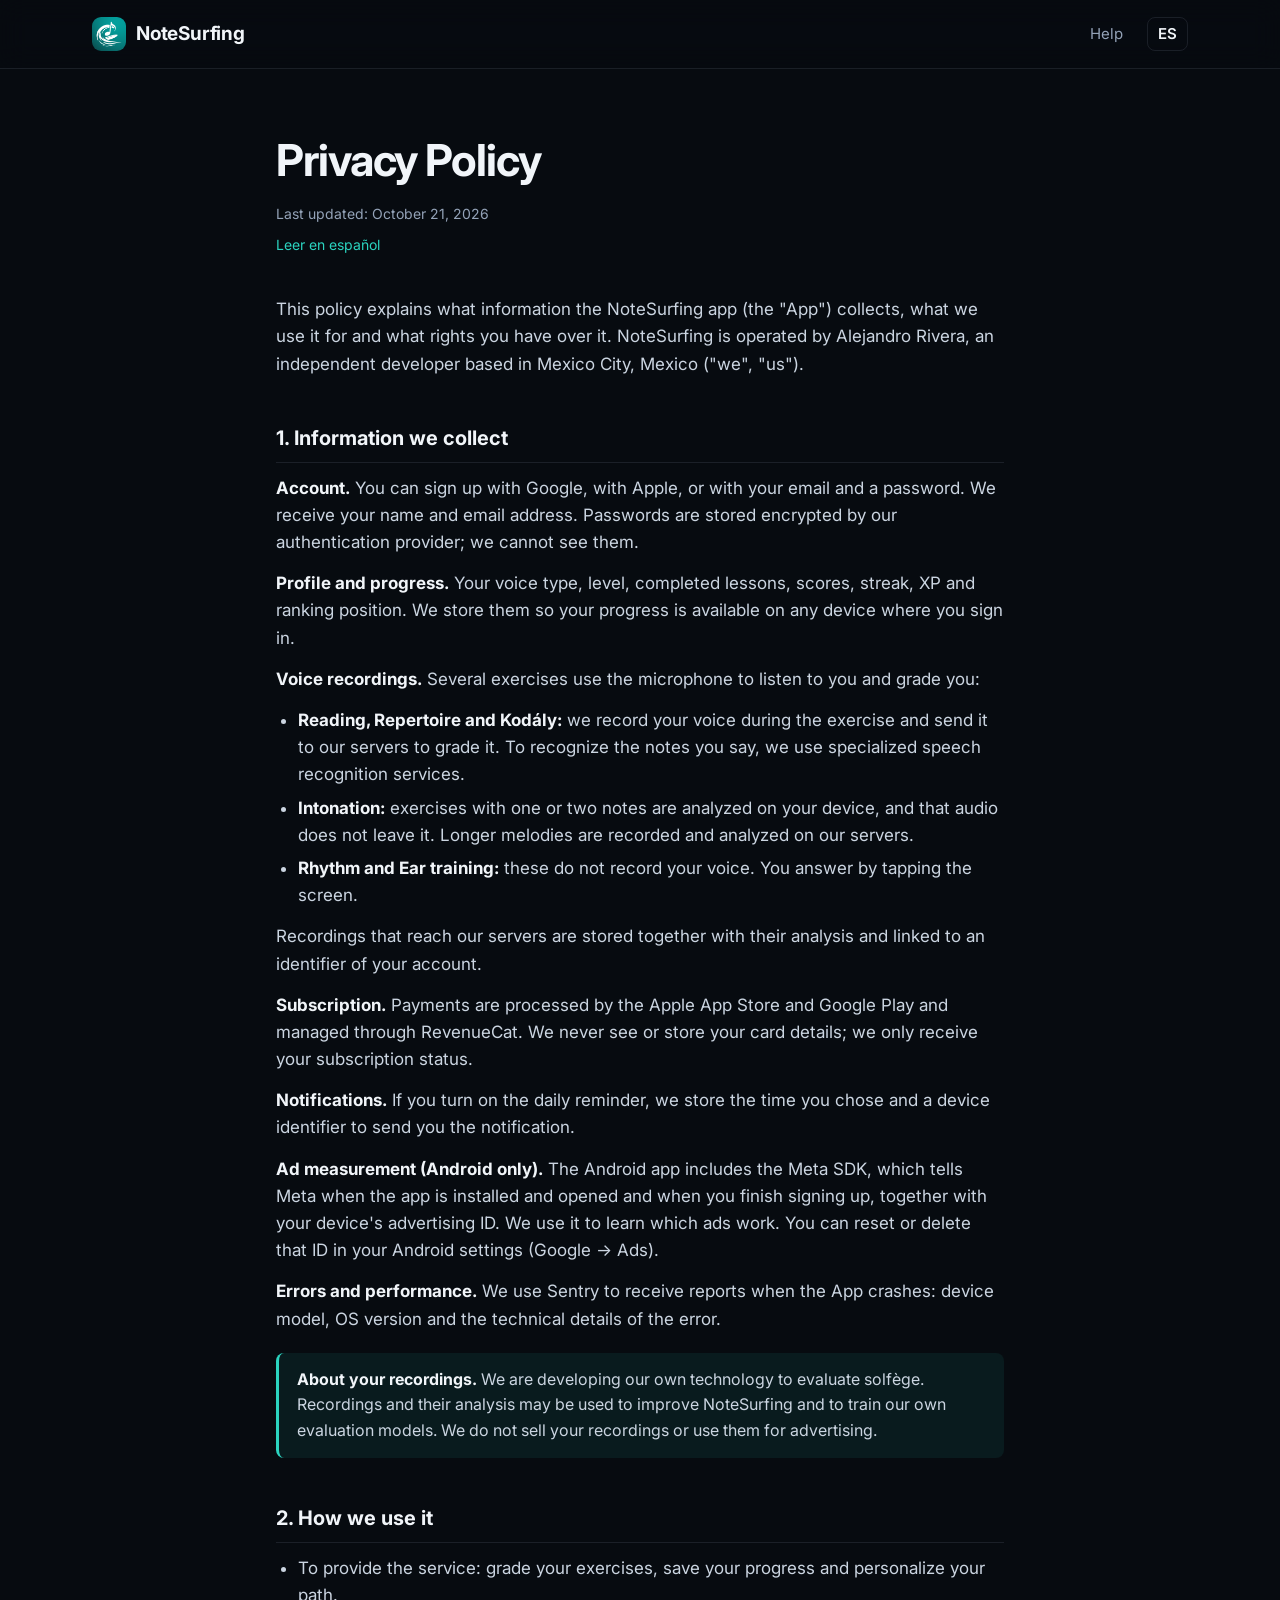
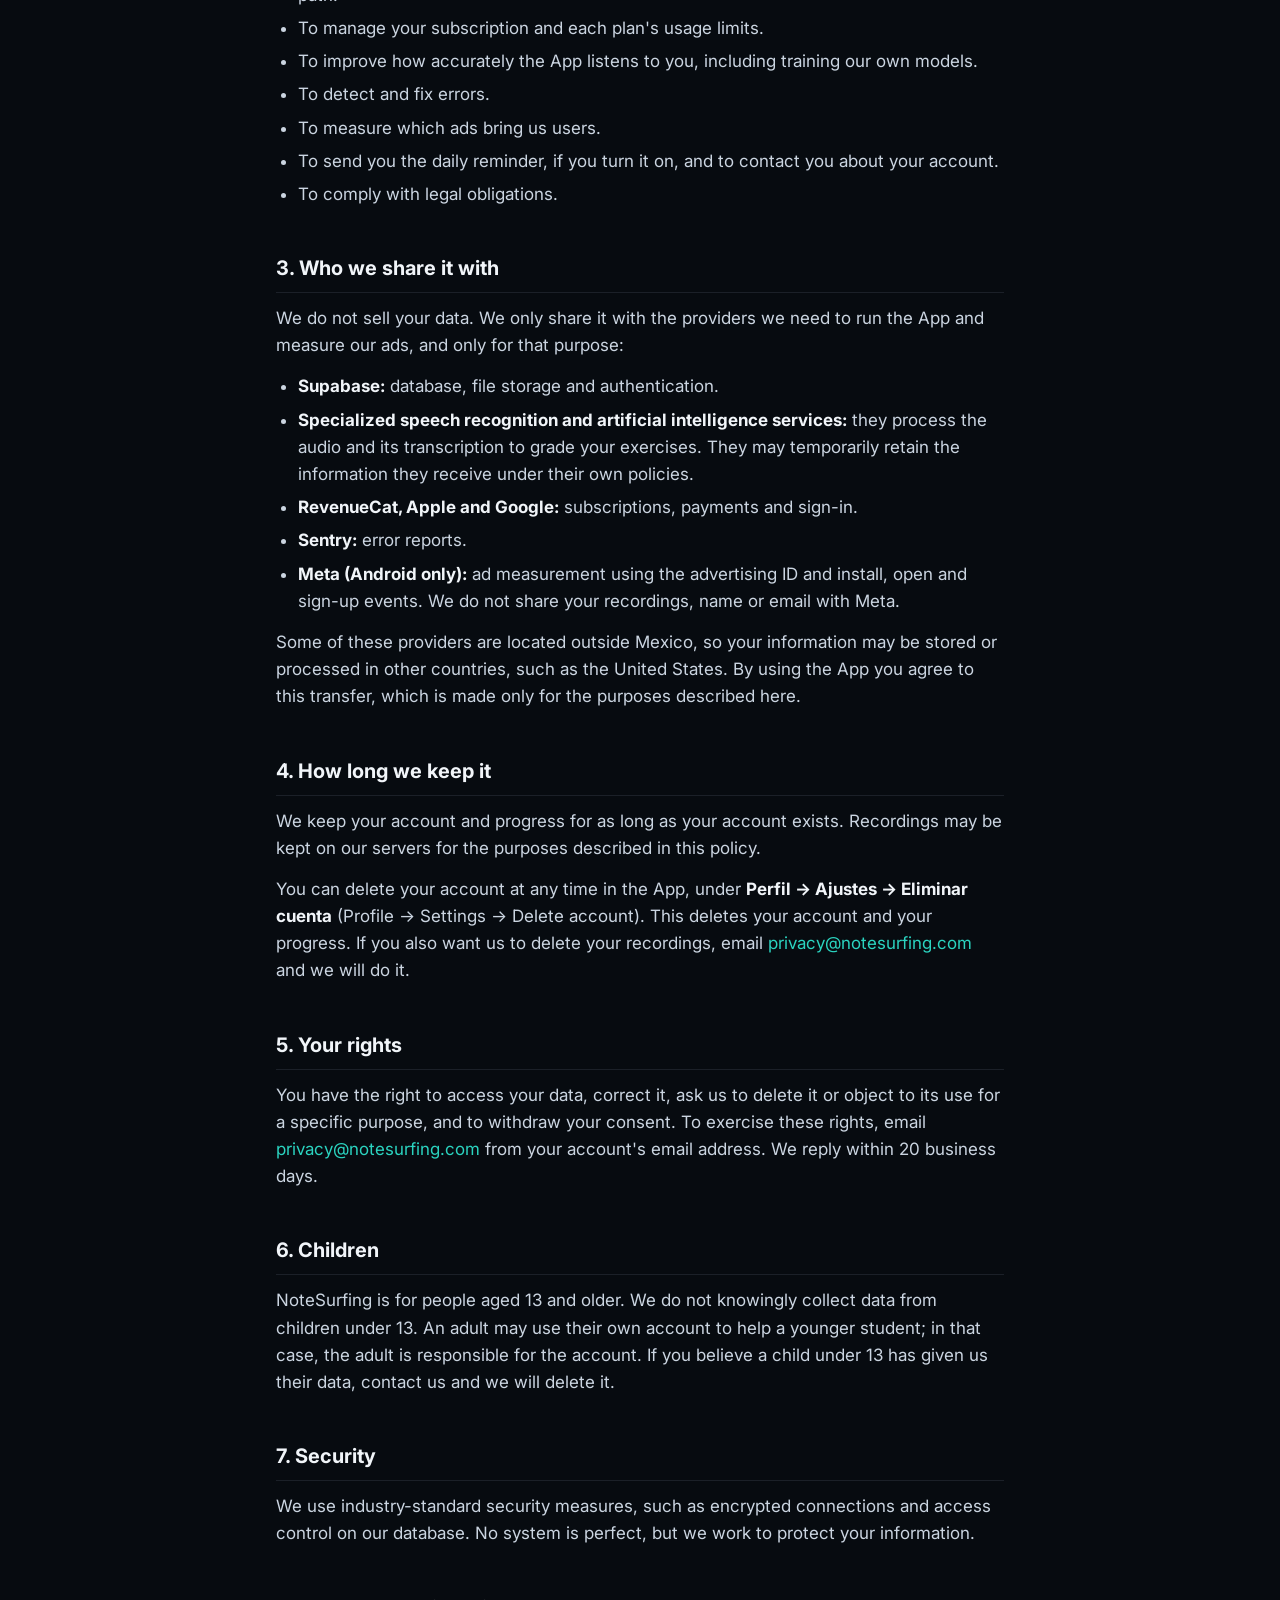
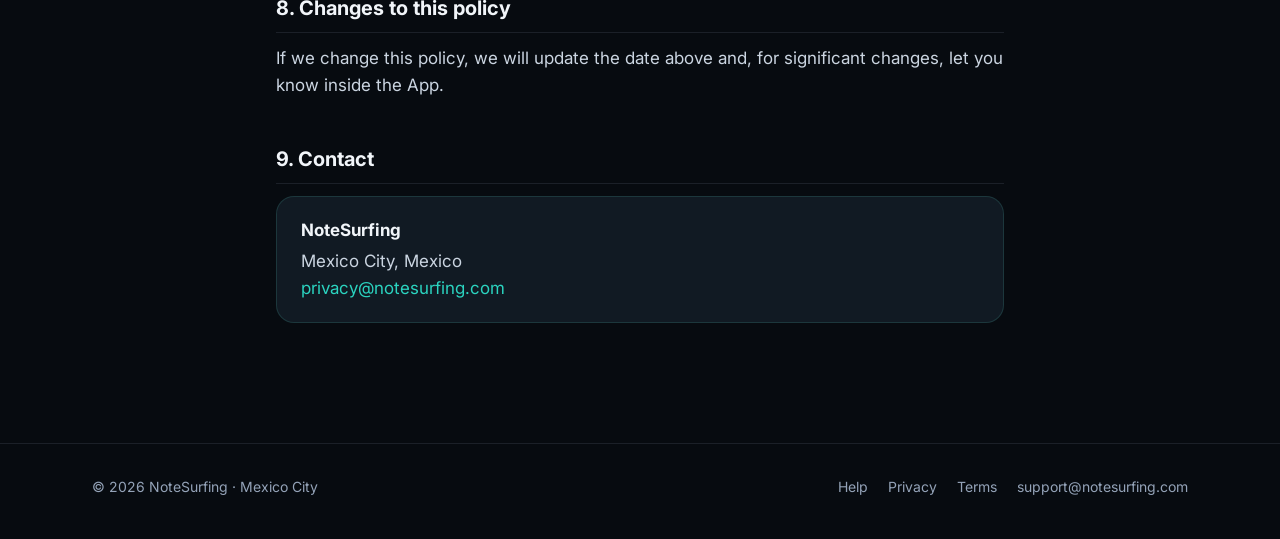
<file: privacy.html>
<!DOCTYPE html>
<html lang="en">
<head>
  <meta charset="UTF-8">
  <meta name="viewport" content="width=device-width, initial-scale=1">
  <title>Privacy Policy · NoteSurfing</title>
  <meta name="description" content="What data NoteSurfing collects, how it is used and how to exercise your rights.">
  <link rel="canonical" href="https://notesurfing.com/privacy">
  <link rel="alternate" hreflang="en" href="https://notesurfing.com/privacy">
  <link rel="alternate" hreflang="es" href="https://notesurfing.com/privacidad">
  <link rel="icon" href="/favicon.ico" sizes="any">
  <link rel="icon" type="image/png" href="/assets/img/favicon-32.png">
  <link rel="apple-touch-icon" href="/assets/img/apple-touch-icon.png">
  <meta name="theme-color" content="#10A697">
  <meta property="og:title" content="Privacy Policy · NoteSurfing">
  <meta property="og:image" content="https://notesurfing.com/assets/img/og.png">
  <link rel="preconnect" href="https://fonts.googleapis.com">
  <link rel="preconnect" href="https://fonts.gstatic.com" crossorigin>
  <link href="https://fonts.googleapis.com/css2?family=Inter:wght@400;600;700&display=swap" rel="stylesheet">
  <link rel="stylesheet" href="/assets/site.css">
</head>
<body>
  <header class="site-header">
    <div class="wrap">
      <a class="brand" href="/en/"><img src="/assets/img/app-icon.png" alt="">NoteSurfing</a>
      <nav class="nav">
        <a class="hide-sm" href="/support">Help</a>
        <a class="lang" href="/privacidad" hreflang="es" lang="es">ES</a>
      </nav>
    </div>
  </header>

  <main class="doc">
    <h1>Privacy Policy</h1>
    <p class="meta">Last updated: October 21, 2026</p>
    <p class="alt-lang"><a href="/privacidad" lang="es">Leer en español</a></p>

    <p>This policy explains what information the NoteSurfing app (the "App") collects, what we use it for and what rights you have over it. NoteSurfing is operated by Alejandro Rivera, an independent developer based in Mexico City, Mexico ("we", "us").</p>

    <h2>1. Information we collect</h2>
    <p><strong>Account.</strong> You can sign up with Google, with Apple, or with your email and a password. We receive your name and email address. Passwords are stored encrypted by our authentication provider; we cannot see them.</p>
    <p><strong>Profile and progress.</strong> Your voice type, level, completed lessons, scores, streak, XP and ranking position. We store them so your progress is available on any device where you sign in.</p>
    <p><strong>Voice recordings.</strong> Several exercises use the microphone to listen to you and grade you:</p>
    <ul>
      <li><strong>Reading, Repertoire and Kodály:</strong> we record your voice during the exercise and send it to our servers to grade it. To recognize the notes you say, we use specialized speech recognition services.</li>
      <li><strong>Intonation:</strong> exercises with one or two notes are analyzed on your device, and that audio does not leave it. Longer melodies are recorded and analyzed on our servers.</li>
      <li><strong>Rhythm and Ear training:</strong> these do not record your voice. You answer by tapping the screen.</li>
    </ul>
    <p>Recordings that reach our servers are stored together with their analysis and linked to an identifier of your account.</p>
    <p><strong>Subscription.</strong> Payments are processed by the Apple App Store and Google Play and managed through RevenueCat. We never see or store your card details; we only receive your subscription status.</p>
    <p><strong>Notifications.</strong> If you turn on the daily reminder, we store the time you chose and a device identifier to send you the notification.</p>
    <p><strong>Ad measurement (Android only).</strong> The Android app includes the Meta SDK, which tells Meta when the app is installed and opened and when you finish signing up, together with your device's advertising ID. We use it to learn which ads work. You can reset or delete that ID in your Android settings (Google → Ads).</p>

    <p><strong>Errors and performance.</strong> We use Sentry to receive reports when the App crashes: device model, OS version and the technical details of the error.</p>

    <div class="note"><strong>About your recordings.</strong> We are developing our own technology to evaluate solfège. Recordings and their analysis may be used to improve NoteSurfing and to train our own evaluation models. We do not sell your recordings or use them for advertising.</div>

    <h2>2. How we use it</h2>
    <ul>
      <li>To provide the service: grade your exercises, save your progress and personalize your path.</li>
      <li>To manage your subscription and each plan's usage limits.</li>
      <li>To improve how accurately the App listens to you, including training our own models.</li>
      <li>To detect and fix errors.</li>
      <li>To measure which ads bring us users.</li>
      <li>To send you the daily reminder, if you turn it on, and to contact you about your account.</li>
      <li>To comply with legal obligations.</li>
    </ul>

    <h2>3. Who we share it with</h2>
    <p>We do not sell your data. We only share it with the providers we need to run the App and measure our ads, and only for that purpose:</p>
    <ul>
      <li><strong>Supabase:</strong> database, file storage and authentication.</li>
      <li><strong>Specialized speech recognition and artificial intelligence services:</strong> they process the audio and its transcription to grade your exercises. They may temporarily retain the information they receive under their own policies.</li>
      <li><strong>RevenueCat, Apple and Google:</strong> subscriptions, payments and sign-in.</li>
      <li><strong>Sentry:</strong> error reports.</li>
      <li><strong>Meta (Android only):</strong> ad measurement using the advertising ID and install, open and sign-up events. We do not share your recordings, name or email with Meta.</li>
    </ul>
    <p>Some of these providers are located outside Mexico, so your information may be stored or processed in other countries, such as the United States. By using the App you agree to this transfer, which is made only for the purposes described here.</p>

    <h2>4. How long we keep it</h2>
    <p>We keep your account and progress for as long as your account exists. Recordings may be kept on our servers for the purposes described in this policy.</p>
    <p>You can delete your account at any time in the App, under <strong>Perfil → Ajustes → Eliminar cuenta</strong> (Profile → Settings → Delete account). This deletes your account and your progress. If you also want us to delete your recordings, email <a href="mailto:privacy@notesurfing.com">privacy@notesurfing.com</a> and we will do it.</p>

    <h2>5. Your rights</h2>
    <p>You have the right to access your data, correct it, ask us to delete it or object to its use for a specific purpose, and to withdraw your consent. To exercise these rights, email <a href="mailto:privacy@notesurfing.com">privacy@notesurfing.com</a> from your account's email address. We reply within 20 business days.</p>

    <h2>6. Children</h2>
    <p>NoteSurfing is for people aged 13 and older. We do not knowingly collect data from children under 13. An adult may use their own account to help a younger student; in that case, the adult is responsible for the account. If you believe a child under 13 has given us their data, contact us and we will delete it.</p>

    <h2>7. Security</h2>
    <p>We use industry-standard security measures, such as encrypted connections and access control on our database. No system is perfect, but we work to protect your information.</p>

    <h2>8. Changes to this policy</h2>
    <p>If we change this policy, we will update the date above and, for significant changes, let you know inside the App.</p>

    <h2>9. Contact</h2>
    <div class="contact-box">
      <strong>NoteSurfing</strong>
      Mexico City, Mexico<br>
      <a href="mailto:privacy@notesurfing.com">privacy@notesurfing.com</a>
    </div>
  </main>

  <footer class="site-footer">
    <div class="wrap">
      <span>© 2026 NoteSurfing · Mexico City</span>
      <nav>
        <a href="/support">Help</a>
        <a href="/privacy">Privacy</a>
        <a href="/terms">Terms</a>
        <a href="mailto:support@notesurfing.com">support@notesurfing.com</a>
      </nav>
    </div>
  </footer>
<!-- Cloudflare Web Analytics --><script defer src='https://static.cloudflareinsights.com/beacon.min.js' data-cf-beacon='{"token": "9af2535e5bd248c894cbbb906febbbe5"}'></script><!-- End Cloudflare Web Analytics -->
</body>
</html>
</file>
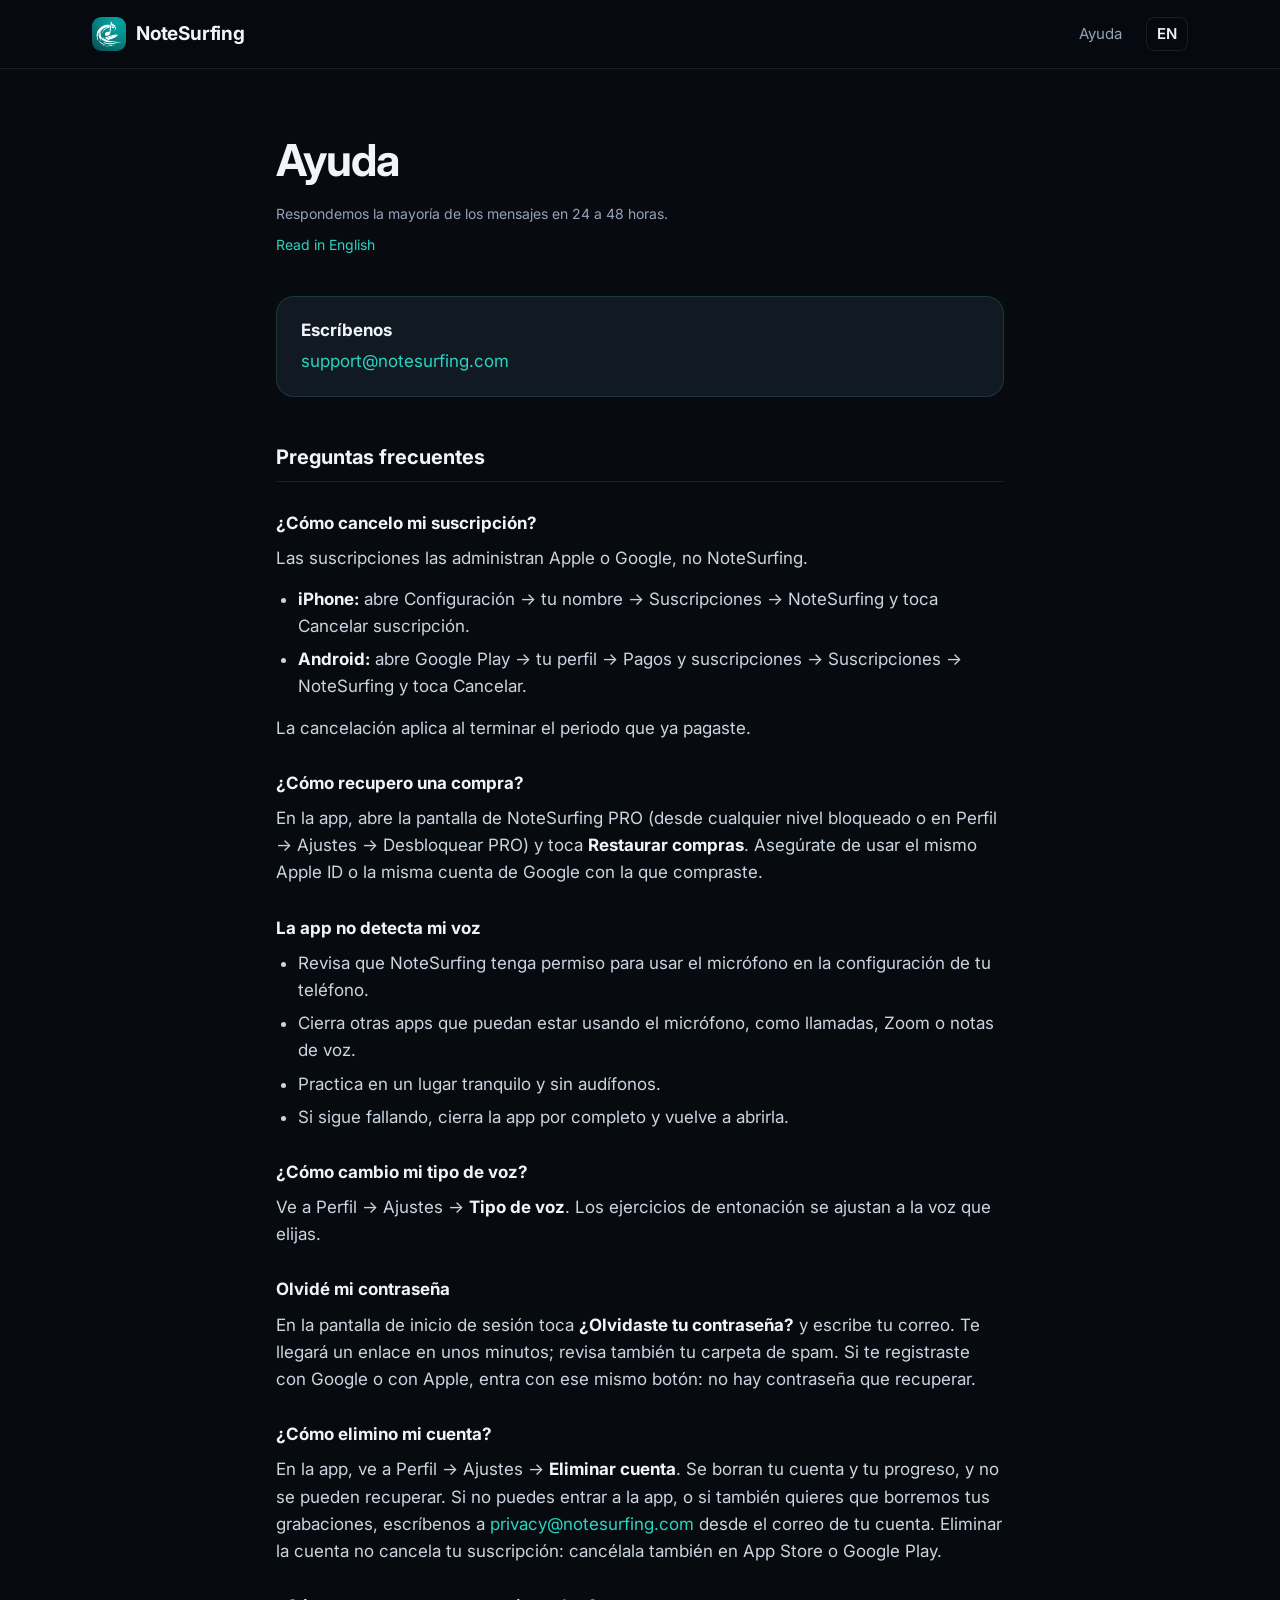
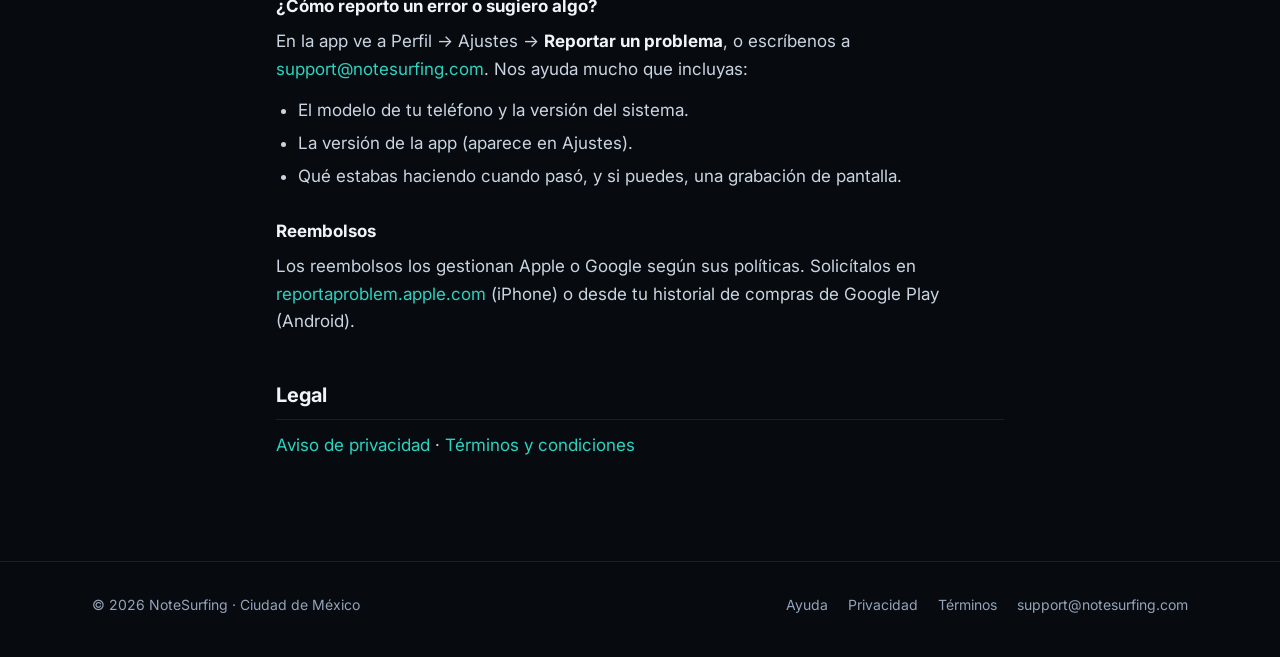
<file: soporte.html>
<!DOCTYPE html>
<html lang="es">
<head>
  <meta charset="UTF-8">
  <meta name="viewport" content="width=device-width, initial-scale=1">
  <title>Ayuda · NoteSurfing</title>
  <meta name="description" content="Preguntas frecuentes y contacto de soporte de NoteSurfing.">
  <link rel="canonical" href="https://notesurfing.com/soporte">
  <link rel="alternate" hreflang="es" href="https://notesurfing.com/soporte">
  <link rel="alternate" hreflang="en" href="https://notesurfing.com/support">
  <link rel="icon" href="/favicon.ico" sizes="any">
  <link rel="icon" type="image/png" href="/assets/img/favicon-32.png">
  <link rel="apple-touch-icon" href="/assets/img/apple-touch-icon.png">
  <meta name="theme-color" content="#10A697">
  <meta property="og:title" content="Ayuda · NoteSurfing">
  <meta property="og:image" content="https://notesurfing.com/assets/img/og.png">
  <link rel="preconnect" href="https://fonts.googleapis.com">
  <link rel="preconnect" href="https://fonts.gstatic.com" crossorigin>
  <link href="https://fonts.googleapis.com/css2?family=Inter:wght@400;600;700&display=swap" rel="stylesheet">
  <link rel="stylesheet" href="/assets/site.css">
</head>
<body>
  <header class="site-header">
    <div class="wrap">
      <a class="brand" href="/"><img src="/assets/img/app-icon.png" alt="">NoteSurfing</a>
      <nav class="nav">
        <a class="hide-sm" href="/soporte">Ayuda</a>
        <a class="lang" href="/support" hreflang="en" lang="en">EN</a>
      </nav>
    </div>
  </header>

  <main class="doc">
    <h1>Ayuda</h1>
    <p class="meta">Respondemos la mayoría de los mensajes en 24 a 48 horas.</p>
    <p class="alt-lang"><a href="/support" lang="en">Read in English</a></p>

    <div class="contact-box">
      <strong>Escríbenos</strong>
      <a href="mailto:support@notesurfing.com">support@notesurfing.com</a>
    </div>

    <h2>Preguntas frecuentes</h2>

    <h3>¿Cómo cancelo mi suscripción?</h3>
    <p>Las suscripciones las administran Apple o Google, no NoteSurfing.</p>
    <ul>
      <li><strong>iPhone:</strong> abre Configuración → tu nombre → Suscripciones → NoteSurfing y toca Cancelar suscripción.</li>
      <li><strong>Android:</strong> abre Google Play → tu perfil → Pagos y suscripciones → Suscripciones → NoteSurfing y toca Cancelar.</li>
    </ul>
    <p>La cancelación aplica al terminar el periodo que ya pagaste.</p>

    <h3>¿Cómo recupero una compra?</h3>
    <p>En la app, abre la pantalla de NoteSurfing PRO (desde cualquier nivel bloqueado o en Perfil → Ajustes → Desbloquear PRO) y toca <strong>Restaurar compras</strong>. Asegúrate de usar el mismo Apple ID o la misma cuenta de Google con la que compraste.</p>

    <h3>La app no detecta mi voz</h3>
    <ul>
      <li>Revisa que NoteSurfing tenga permiso para usar el micrófono en la configuración de tu teléfono.</li>
      <li>Cierra otras apps que puedan estar usando el micrófono, como llamadas, Zoom o notas de voz.</li>
      <li>Practica en un lugar tranquilo y sin audífonos.</li>
      <li>Si sigue fallando, cierra la app por completo y vuelve a abrirla.</li>
    </ul>

    <h3>¿Cómo cambio mi tipo de voz?</h3>
    <p>Ve a Perfil → Ajustes → <strong>Tipo de voz</strong>. Los ejercicios de entonación se ajustan a la voz que elijas.</p>

    <h3>Olvidé mi contraseña</h3>
    <p>En la pantalla de inicio de sesión toca <strong>¿Olvidaste tu contraseña?</strong> y escribe tu correo. Te llegará un enlace en unos minutos; revisa también tu carpeta de spam. Si te registraste con Google o con Apple, entra con ese mismo botón: no hay contraseña que recuperar.</p>

    <h3 id="eliminar-cuenta">¿Cómo elimino mi cuenta?</h3>
    <p>En la app, ve a Perfil → Ajustes → <strong>Eliminar cuenta</strong>. Se borran tu cuenta y tu progreso, y no se pueden recuperar. Si no puedes entrar a la app, o si también quieres que borremos tus grabaciones, escríbenos a <a href="mailto:privacy@notesurfing.com">privacy@notesurfing.com</a> desde el correo de tu cuenta. Eliminar la cuenta no cancela tu suscripción: cancélala también en App Store o Google Play.</p>

    <h3>¿Cómo reporto un error o sugiero algo?</h3>
    <p>En la app ve a Perfil → Ajustes → <strong>Reportar un problema</strong>, o escríbenos a <a href="mailto:support@notesurfing.com">support@notesurfing.com</a>. Nos ayuda mucho que incluyas:</p>
    <ul>
      <li>El modelo de tu teléfono y la versión del sistema.</li>
      <li>La versión de la app (aparece en Ajustes).</li>
      <li>Qué estabas haciendo cuando pasó, y si puedes, una grabación de pantalla.</li>
    </ul>

    <h3>Reembolsos</h3>
    <p>Los reembolsos los gestionan Apple o Google según sus políticas. Solicítalos en <a href="https://reportaproblem.apple.com">reportaproblem.apple.com</a> (iPhone) o desde tu historial de compras de Google Play (Android).</p>

    <h2>Legal</h2>
    <p><a href="/privacidad">Aviso de privacidad</a> · <a href="/terminos">Términos y condiciones</a></p>
  </main>

  <footer class="site-footer">
    <div class="wrap">
      <span>© 2026 NoteSurfing · Ciudad de México</span>
      <nav>
        <a href="/soporte">Ayuda</a>
        <a href="/privacidad">Privacidad</a>
        <a href="/terminos">Términos</a>
        <a href="mailto:support@notesurfing.com">support@notesurfing.com</a>
      </nav>
    </div>
  </footer>
<!-- Cloudflare Web Analytics --><script defer src='https://static.cloudflareinsights.com/beacon.min.js' data-cf-beacon='{"token": "9af2535e5bd248c894cbbb906febbbe5"}'></script><!-- End Cloudflare Web Analytics -->
</body>
</html>
</file>
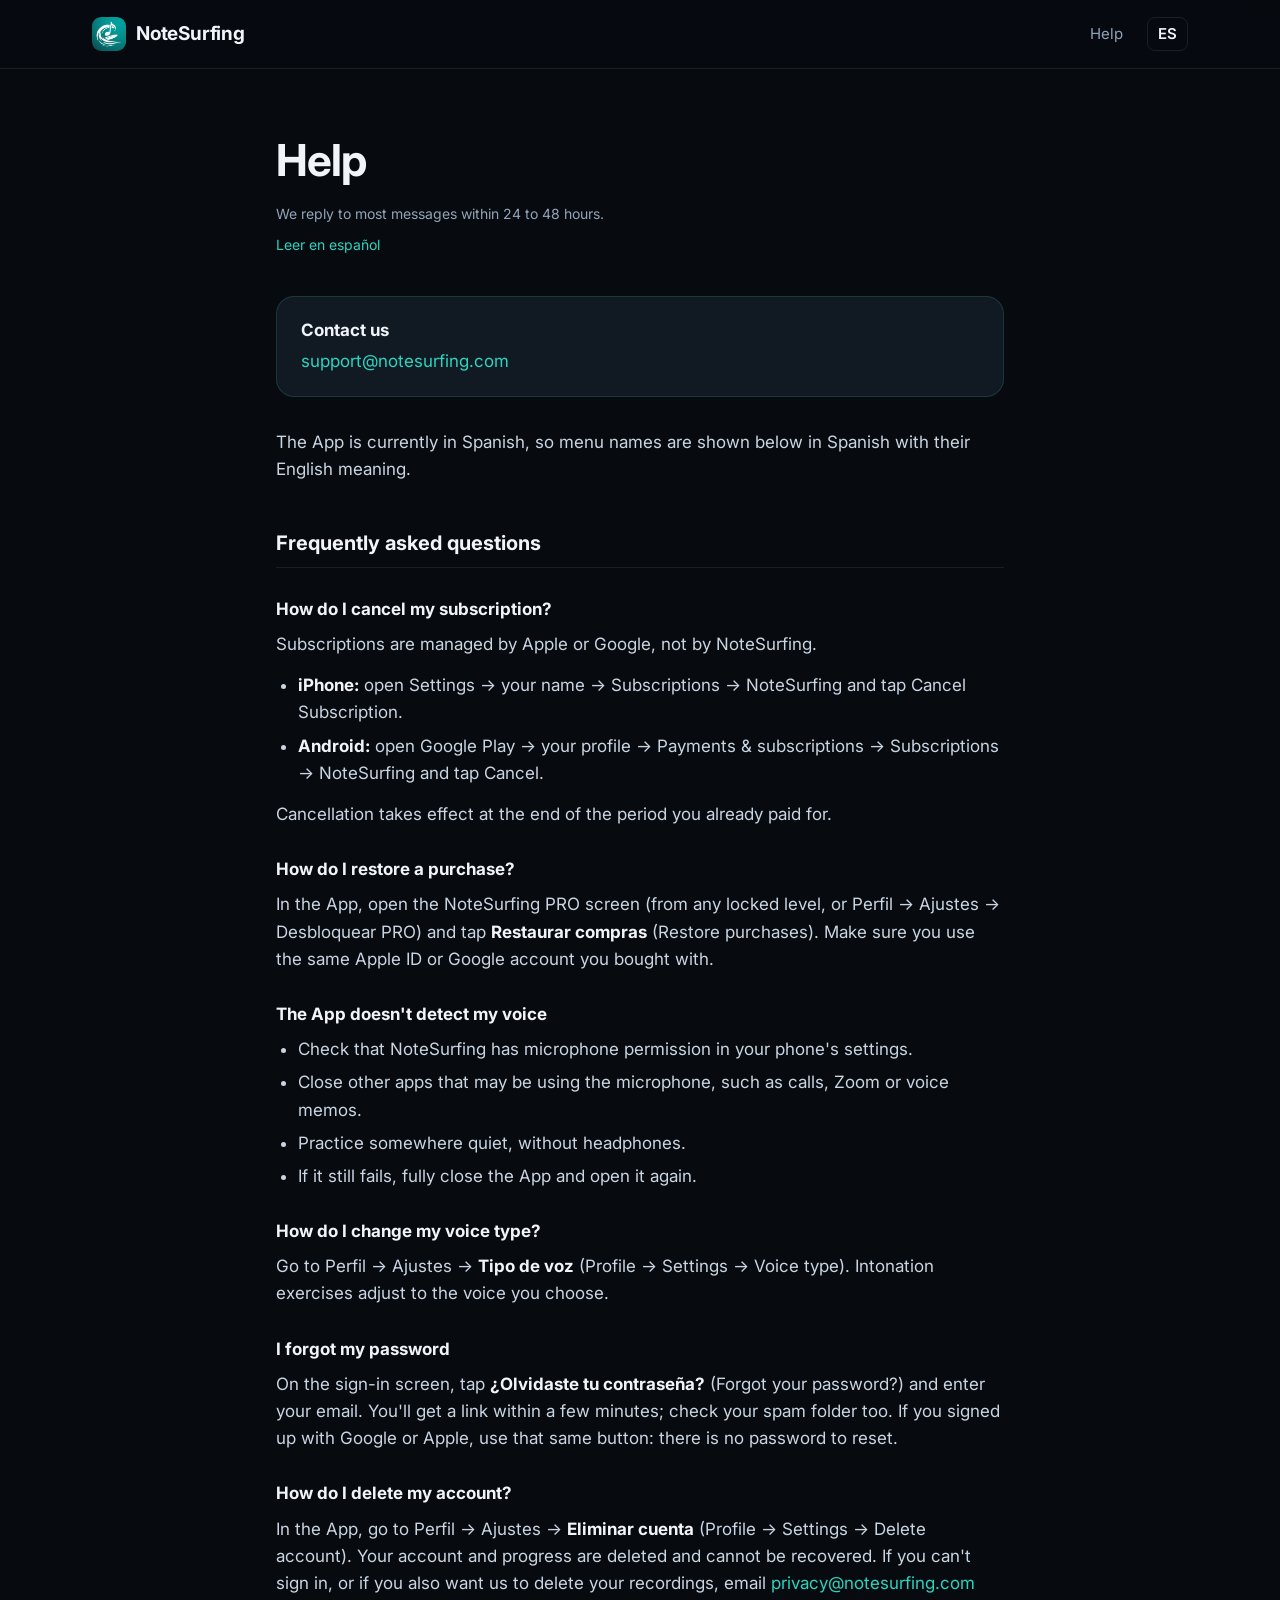
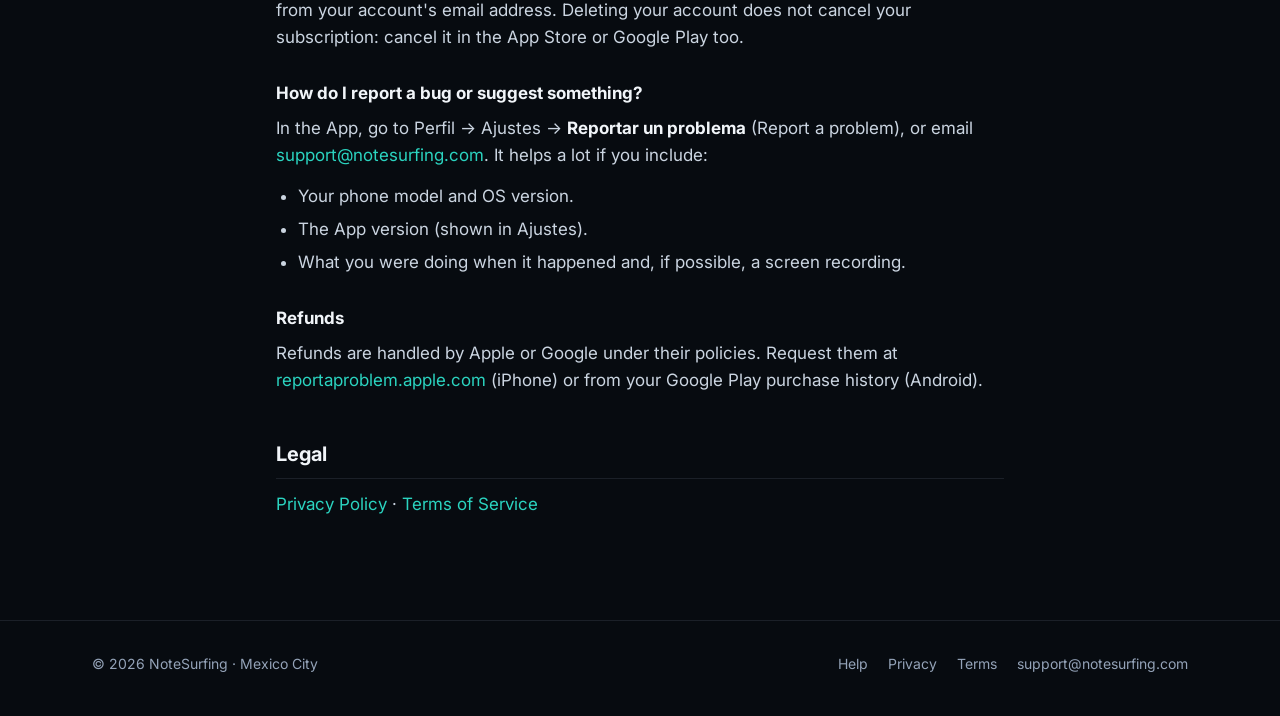
<file: support.html>
<!DOCTYPE html>
<html lang="en">
<head>
  <meta charset="UTF-8">
  <meta name="viewport" content="width=device-width, initial-scale=1">
  <title>Help · NoteSurfing</title>
  <meta name="description" content="Frequently asked questions and support contact for NoteSurfing.">
  <link rel="canonical" href="https://notesurfing.com/support">
  <link rel="alternate" hreflang="en" href="https://notesurfing.com/support">
  <link rel="alternate" hreflang="es" href="https://notesurfing.com/soporte">
  <link rel="icon" href="/favicon.ico" sizes="any">
  <link rel="icon" type="image/png" href="/assets/img/favicon-32.png">
  <link rel="apple-touch-icon" href="/assets/img/apple-touch-icon.png">
  <meta name="theme-color" content="#10A697">
  <meta property="og:title" content="Help · NoteSurfing">
  <meta property="og:image" content="https://notesurfing.com/assets/img/og.png">
  <link rel="preconnect" href="https://fonts.googleapis.com">
  <link rel="preconnect" href="https://fonts.gstatic.com" crossorigin>
  <link href="https://fonts.googleapis.com/css2?family=Inter:wght@400;600;700&display=swap" rel="stylesheet">
  <link rel="stylesheet" href="/assets/site.css">
</head>
<body>
  <header class="site-header">
    <div class="wrap">
      <a class="brand" href="/en/"><img src="/assets/img/app-icon.png" alt="">NoteSurfing</a>
      <nav class="nav">
        <a class="hide-sm" href="/support">Help</a>
        <a class="lang" href="/soporte" hreflang="es" lang="es">ES</a>
      </nav>
    </div>
  </header>

  <main class="doc">
    <h1>Help</h1>
    <p class="meta">We reply to most messages within 24 to 48 hours.</p>
    <p class="alt-lang"><a href="/soporte" lang="es">Leer en español</a></p>

    <div class="contact-box">
      <strong>Contact us</strong>
      <a href="mailto:support@notesurfing.com">support@notesurfing.com</a>
    </div>

    <p>The App is currently in Spanish, so menu names are shown below in Spanish with their English meaning.</p>

    <h2>Frequently asked questions</h2>

    <h3>How do I cancel my subscription?</h3>
    <p>Subscriptions are managed by Apple or Google, not by NoteSurfing.</p>
    <ul>
      <li><strong>iPhone:</strong> open Settings → your name → Subscriptions → NoteSurfing and tap Cancel Subscription.</li>
      <li><strong>Android:</strong> open Google Play → your profile → Payments &amp; subscriptions → Subscriptions → NoteSurfing and tap Cancel.</li>
    </ul>
    <p>Cancellation takes effect at the end of the period you already paid for.</p>

    <h3>How do I restore a purchase?</h3>
    <p>In the App, open the NoteSurfing PRO screen (from any locked level, or Perfil → Ajustes → Desbloquear PRO) and tap <strong>Restaurar compras</strong> (Restore purchases). Make sure you use the same Apple ID or Google account you bought with.</p>

    <h3>The App doesn't detect my voice</h3>
    <ul>
      <li>Check that NoteSurfing has microphone permission in your phone's settings.</li>
      <li>Close other apps that may be using the microphone, such as calls, Zoom or voice memos.</li>
      <li>Practice somewhere quiet, without headphones.</li>
      <li>If it still fails, fully close the App and open it again.</li>
    </ul>

    <h3>How do I change my voice type?</h3>
    <p>Go to Perfil → Ajustes → <strong>Tipo de voz</strong> (Profile → Settings → Voice type). Intonation exercises adjust to the voice you choose.</p>

    <h3>I forgot my password</h3>
    <p>On the sign-in screen, tap <strong>¿Olvidaste tu contraseña?</strong> (Forgot your password?) and enter your email. You'll get a link within a few minutes; check your spam folder too. If you signed up with Google or Apple, use that same button: there is no password to reset.</p>

    <h3 id="delete-account">How do I delete my account?</h3>
    <p>In the App, go to Perfil → Ajustes → <strong>Eliminar cuenta</strong> (Profile → Settings → Delete account). Your account and progress are deleted and cannot be recovered. If you can't sign in, or if you also want us to delete your recordings, email <a href="mailto:privacy@notesurfing.com">privacy@notesurfing.com</a> from your account's email address. Deleting your account does not cancel your subscription: cancel it in the App Store or Google Play too.</p>

    <h3>How do I report a bug or suggest something?</h3>
    <p>In the App, go to Perfil → Ajustes → <strong>Reportar un problema</strong> (Report a problem), or email <a href="mailto:support@notesurfing.com">support@notesurfing.com</a>. It helps a lot if you include:</p>
    <ul>
      <li>Your phone model and OS version.</li>
      <li>The App version (shown in Ajustes).</li>
      <li>What you were doing when it happened and, if possible, a screen recording.</li>
    </ul>

    <h3>Refunds</h3>
    <p>Refunds are handled by Apple or Google under their policies. Request them at <a href="https://reportaproblem.apple.com">reportaproblem.apple.com</a> (iPhone) or from your Google Play purchase history (Android).</p>

    <h2>Legal</h2>
    <p><a href="/privacy">Privacy Policy</a> · <a href="/terms">Terms of Service</a></p>
  </main>

  <footer class="site-footer">
    <div class="wrap">
      <span>© 2026 NoteSurfing · Mexico City</span>
      <nav>
        <a href="/support">Help</a>
        <a href="/privacy">Privacy</a>
        <a href="/terms">Terms</a>
        <a href="mailto:support@notesurfing.com">support@notesurfing.com</a>
      </nav>
    </div>
  </footer>
<!-- Cloudflare Web Analytics --><script defer src='https://static.cloudflareinsights.com/beacon.min.js' data-cf-beacon='{"token": "9af2535e5bd248c894cbbb906febbbe5"}'></script><!-- End Cloudflare Web Analytics -->
</body>
</html>
</file>
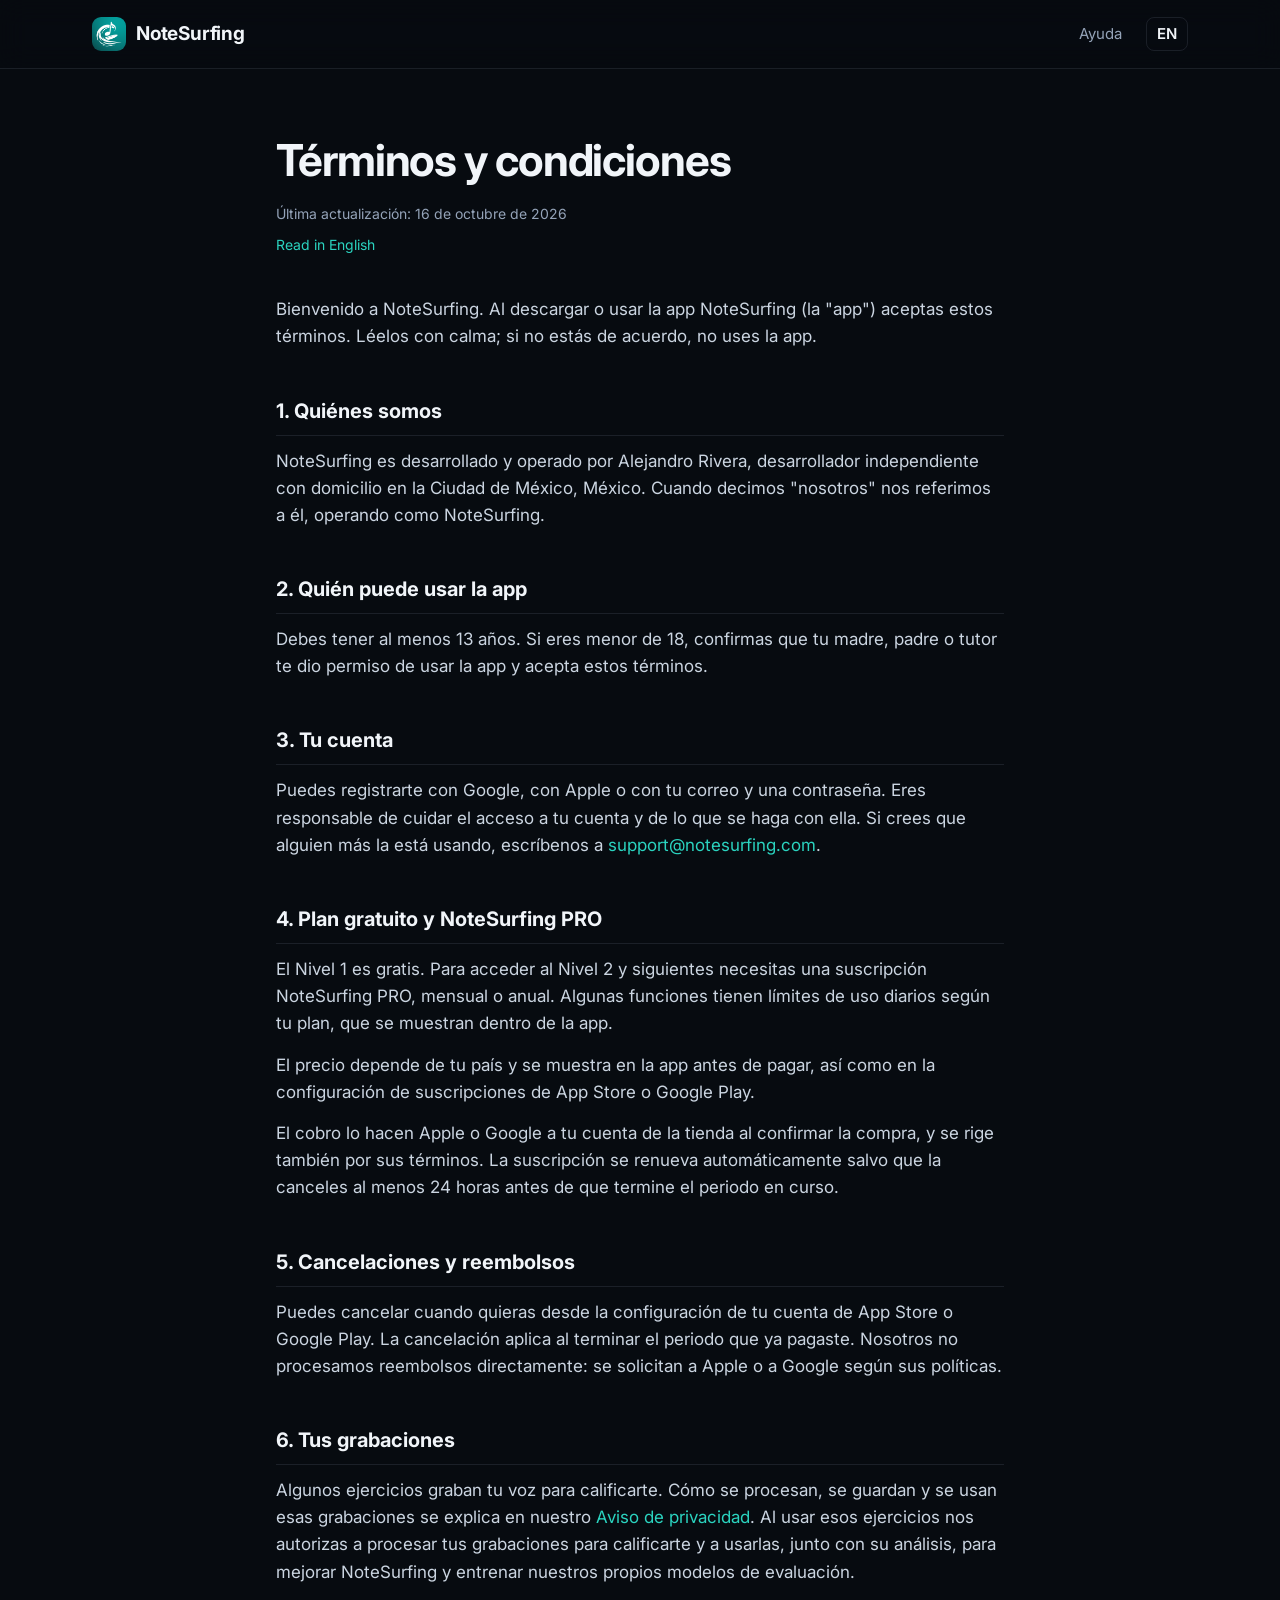
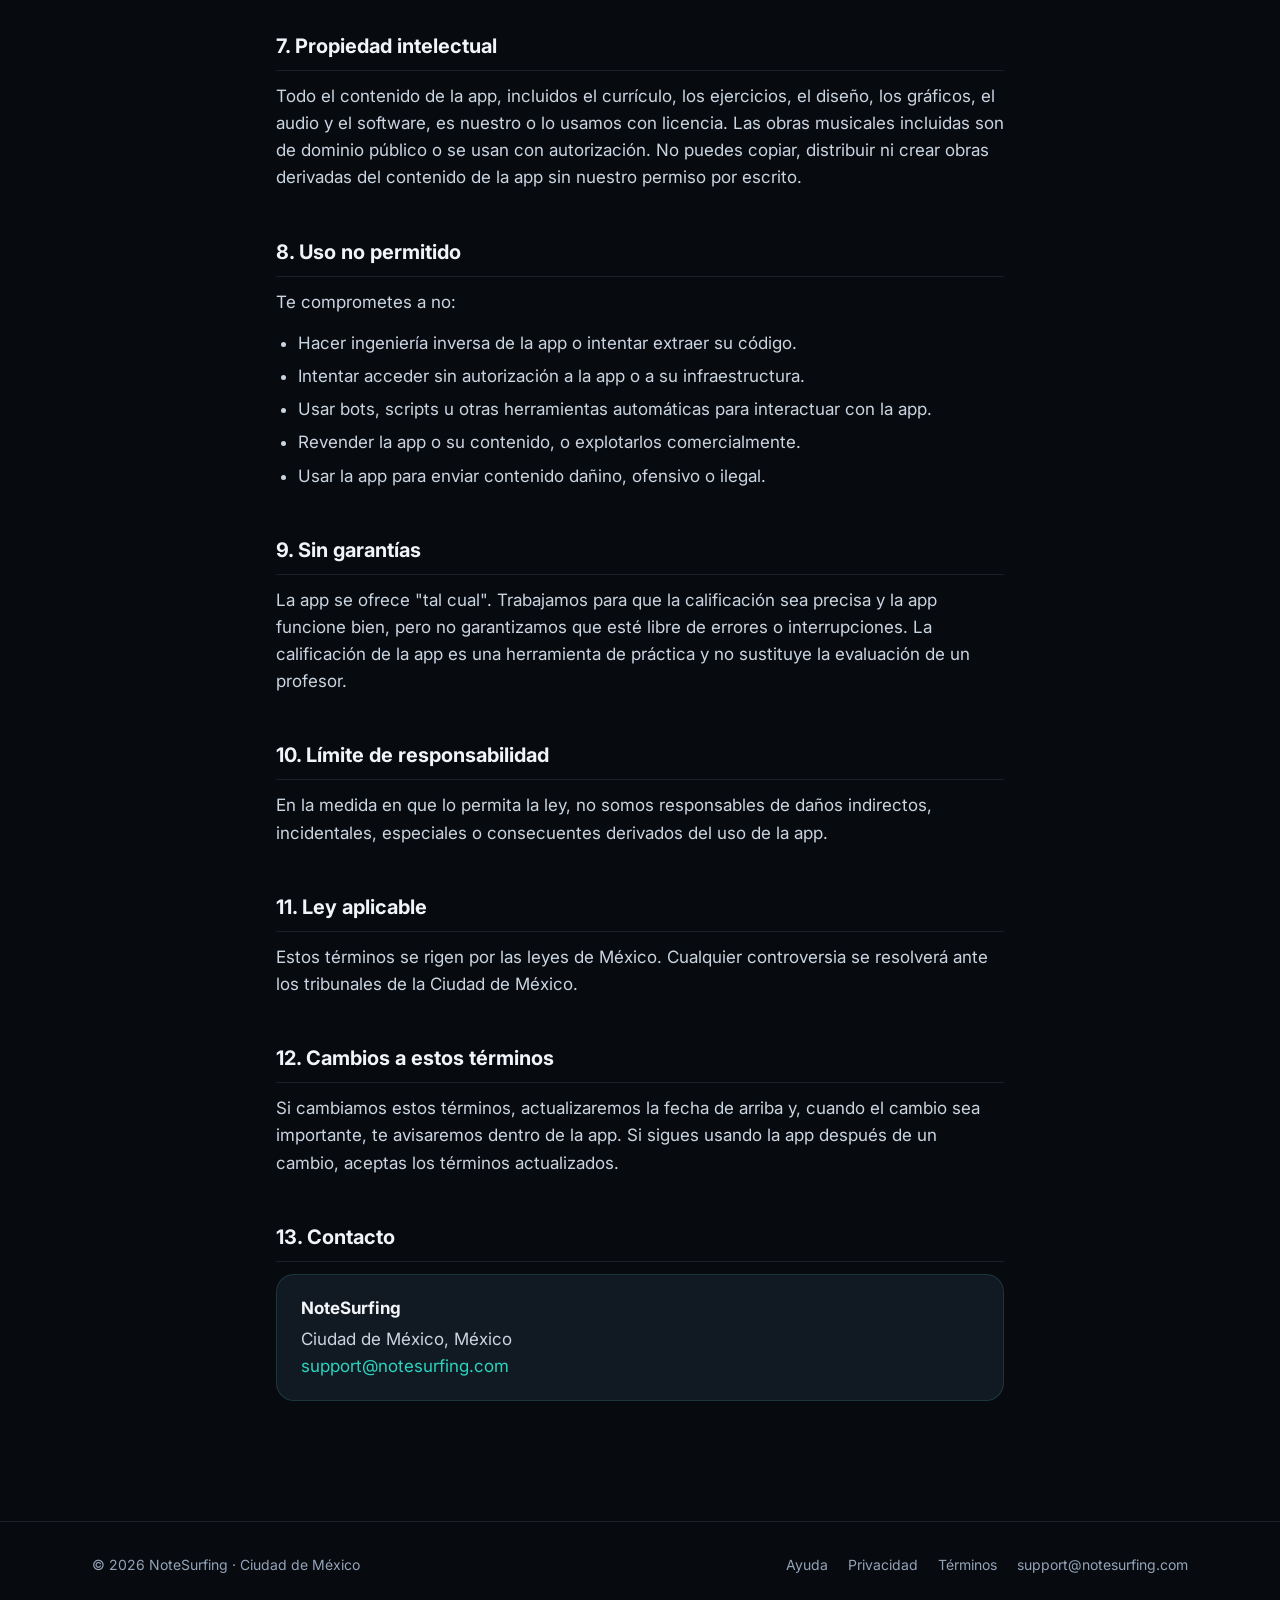
<file: terminos.html>
<!DOCTYPE html>
<html lang="es">
<head>
  <meta charset="UTF-8">
  <meta name="viewport" content="width=device-width, initial-scale=1">
  <title>Términos y condiciones · NoteSurfing</title>
  <meta name="description" content="Términos y condiciones de uso de la app NoteSurfing.">
  <link rel="canonical" href="https://notesurfing.com/terminos">
  <link rel="alternate" hreflang="es" href="https://notesurfing.com/terminos">
  <link rel="alternate" hreflang="en" href="https://notesurfing.com/terms">
  <link rel="icon" href="/favicon.ico" sizes="any">
  <link rel="icon" type="image/png" href="/assets/img/favicon-32.png">
  <link rel="apple-touch-icon" href="/assets/img/apple-touch-icon.png">
  <meta name="theme-color" content="#10A697">
  <meta property="og:title" content="Términos y condiciones · NoteSurfing">
  <meta property="og:image" content="https://notesurfing.com/assets/img/og.png">
  <link rel="preconnect" href="https://fonts.googleapis.com">
  <link rel="preconnect" href="https://fonts.gstatic.com" crossorigin>
  <link href="https://fonts.googleapis.com/css2?family=Inter:wght@400;600;700&display=swap" rel="stylesheet">
  <link rel="stylesheet" href="/assets/site.css">
</head>
<body>
  <header class="site-header">
    <div class="wrap">
      <a class="brand" href="/"><img src="/assets/img/app-icon.png" alt="">NoteSurfing</a>
      <nav class="nav">
        <a class="hide-sm" href="/soporte">Ayuda</a>
        <a class="lang" href="/terms" hreflang="en" lang="en">EN</a>
      </nav>
    </div>
  </header>

  <main class="doc">
    <h1>Términos y condiciones</h1>
    <p class="meta">Última actualización: 16 de octubre de 2026</p>
    <p class="alt-lang"><a href="/terms" lang="en">Read in English</a></p>

    <p>Bienvenido a NoteSurfing. Al descargar o usar la app NoteSurfing (la "app") aceptas estos términos. Léelos con calma; si no estás de acuerdo, no uses la app.</p>

    <h2>1. Quiénes somos</h2>
    <p>NoteSurfing es desarrollado y operado por Alejandro Rivera, desarrollador independiente con domicilio en la Ciudad de México, México. Cuando decimos "nosotros" nos referimos a él, operando como NoteSurfing.</p>

    <h2>2. Quién puede usar la app</h2>
    <p>Debes tener al menos 13 años. Si eres menor de 18, confirmas que tu madre, padre o tutor te dio permiso de usar la app y acepta estos términos.</p>

    <h2>3. Tu cuenta</h2>
    <p>Puedes registrarte con Google, con Apple o con tu correo y una contraseña. Eres responsable de cuidar el acceso a tu cuenta y de lo que se haga con ella. Si crees que alguien más la está usando, escríbenos a <a href="mailto:support@notesurfing.com">support@notesurfing.com</a>.</p>

    <h2>4. Plan gratuito y NoteSurfing PRO</h2>
    <p>El Nivel 1 es gratis. Para acceder al Nivel 2 y siguientes necesitas una suscripción NoteSurfing PRO, mensual o anual. Algunas funciones tienen límites de uso diarios según tu plan, que se muestran dentro de la app.</p>
    <p>El precio depende de tu país y se muestra en la app antes de pagar, así como en la configuración de suscripciones de App Store o Google Play.</p>
    <p>El cobro lo hacen Apple o Google a tu cuenta de la tienda al confirmar la compra, y se rige también por sus términos. La suscripción se renueva automáticamente salvo que la canceles al menos 24 horas antes de que termine el periodo en curso.</p>

    <h2>5. Cancelaciones y reembolsos</h2>
    <p>Puedes cancelar cuando quieras desde la configuración de tu cuenta de App Store o Google Play. La cancelación aplica al terminar el periodo que ya pagaste. Nosotros no procesamos reembolsos directamente: se solicitan a Apple o a Google según sus políticas.</p>

    <h2>6. Tus grabaciones</h2>
    <p>Algunos ejercicios graban tu voz para calificarte. Cómo se procesan, se guardan y se usan esas grabaciones se explica en nuestro <a href="/privacidad">Aviso de privacidad</a>. Al usar esos ejercicios nos autorizas a procesar tus grabaciones para calificarte y a usarlas, junto con su análisis, para mejorar NoteSurfing y entrenar nuestros propios modelos de evaluación.</p>

    <h2>7. Propiedad intelectual</h2>
    <p>Todo el contenido de la app, incluidos el currículo, los ejercicios, el diseño, los gráficos, el audio y el software, es nuestro o lo usamos con licencia. Las obras musicales incluidas son de dominio público o se usan con autorización. No puedes copiar, distribuir ni crear obras derivadas del contenido de la app sin nuestro permiso por escrito.</p>

    <h2>8. Uso no permitido</h2>
    <p>Te comprometes a no:</p>
    <ul>
      <li>Hacer ingeniería inversa de la app o intentar extraer su código.</li>
      <li>Intentar acceder sin autorización a la app o a su infraestructura.</li>
      <li>Usar bots, scripts u otras herramientas automáticas para interactuar con la app.</li>
      <li>Revender la app o su contenido, o explotarlos comercialmente.</li>
      <li>Usar la app para enviar contenido dañino, ofensivo o ilegal.</li>
    </ul>

    <h2>9. Sin garantías</h2>
    <p>La app se ofrece "tal cual". Trabajamos para que la calificación sea precisa y la app funcione bien, pero no garantizamos que esté libre de errores o interrupciones. La calificación de la app es una herramienta de práctica y no sustituye la evaluación de un profesor.</p>

    <h2>10. Límite de responsabilidad</h2>
    <p>En la medida en que lo permita la ley, no somos responsables de daños indirectos, incidentales, especiales o consecuentes derivados del uso de la app.</p>

    <h2>11. Ley aplicable</h2>
    <p>Estos términos se rigen por las leyes de México. Cualquier controversia se resolverá ante los tribunales de la Ciudad de México.</p>

    <h2>12. Cambios a estos términos</h2>
    <p>Si cambiamos estos términos, actualizaremos la fecha de arriba y, cuando el cambio sea importante, te avisaremos dentro de la app. Si sigues usando la app después de un cambio, aceptas los términos actualizados.</p>

    <h2>13. Contacto</h2>
    <div class="contact-box">
      <strong>NoteSurfing</strong>
      Ciudad de México, México<br>
      <a href="mailto:support@notesurfing.com">support@notesurfing.com</a>
    </div>
  </main>

  <footer class="site-footer">
    <div class="wrap">
      <span>© 2026 NoteSurfing · Ciudad de México</span>
      <nav>
        <a href="/soporte">Ayuda</a>
        <a href="/privacidad">Privacidad</a>
        <a href="/terminos">Términos</a>
        <a href="mailto:support@notesurfing.com">support@notesurfing.com</a>
      </nav>
    </div>
  </footer>
<!-- Cloudflare Web Analytics --><script defer src='https://static.cloudflareinsights.com/beacon.min.js' data-cf-beacon='{"token": "9af2535e5bd248c894cbbb906febbbe5"}'></script><!-- End Cloudflare Web Analytics -->
</body>
</html>
</file>
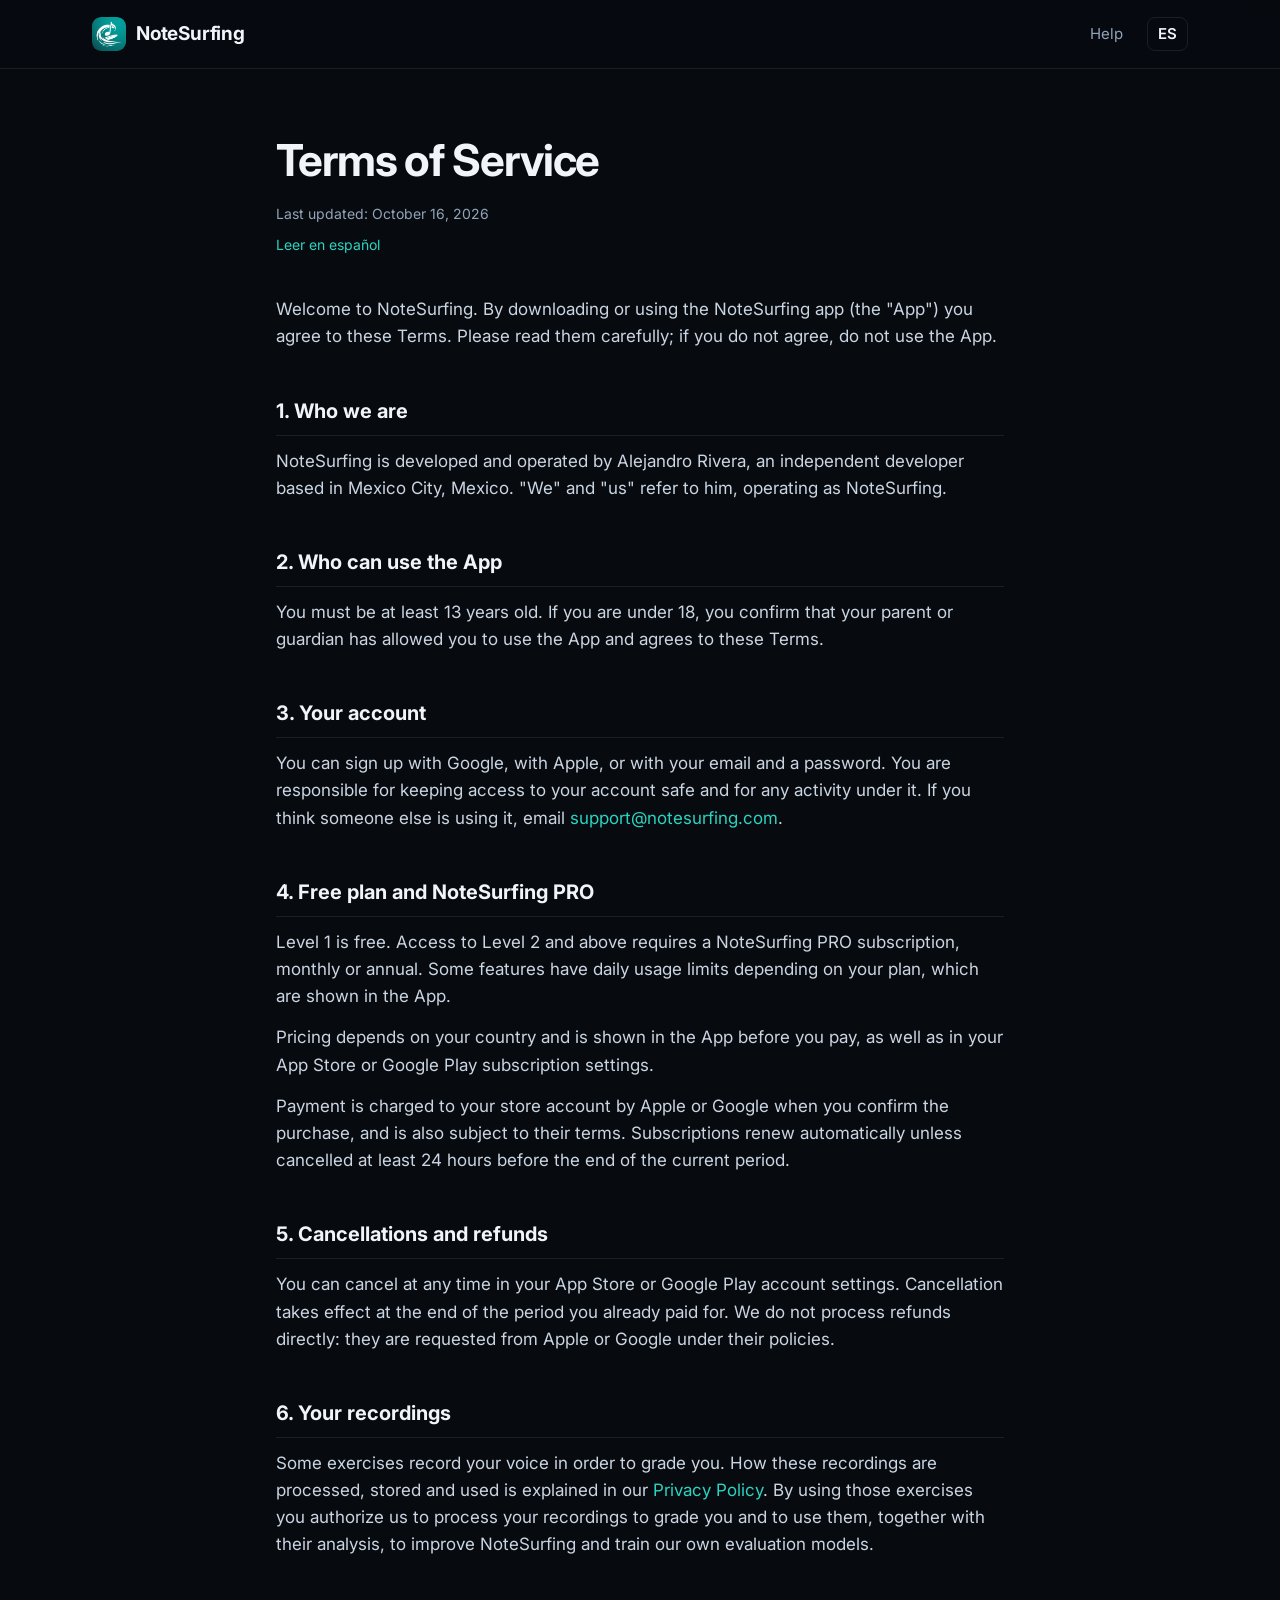
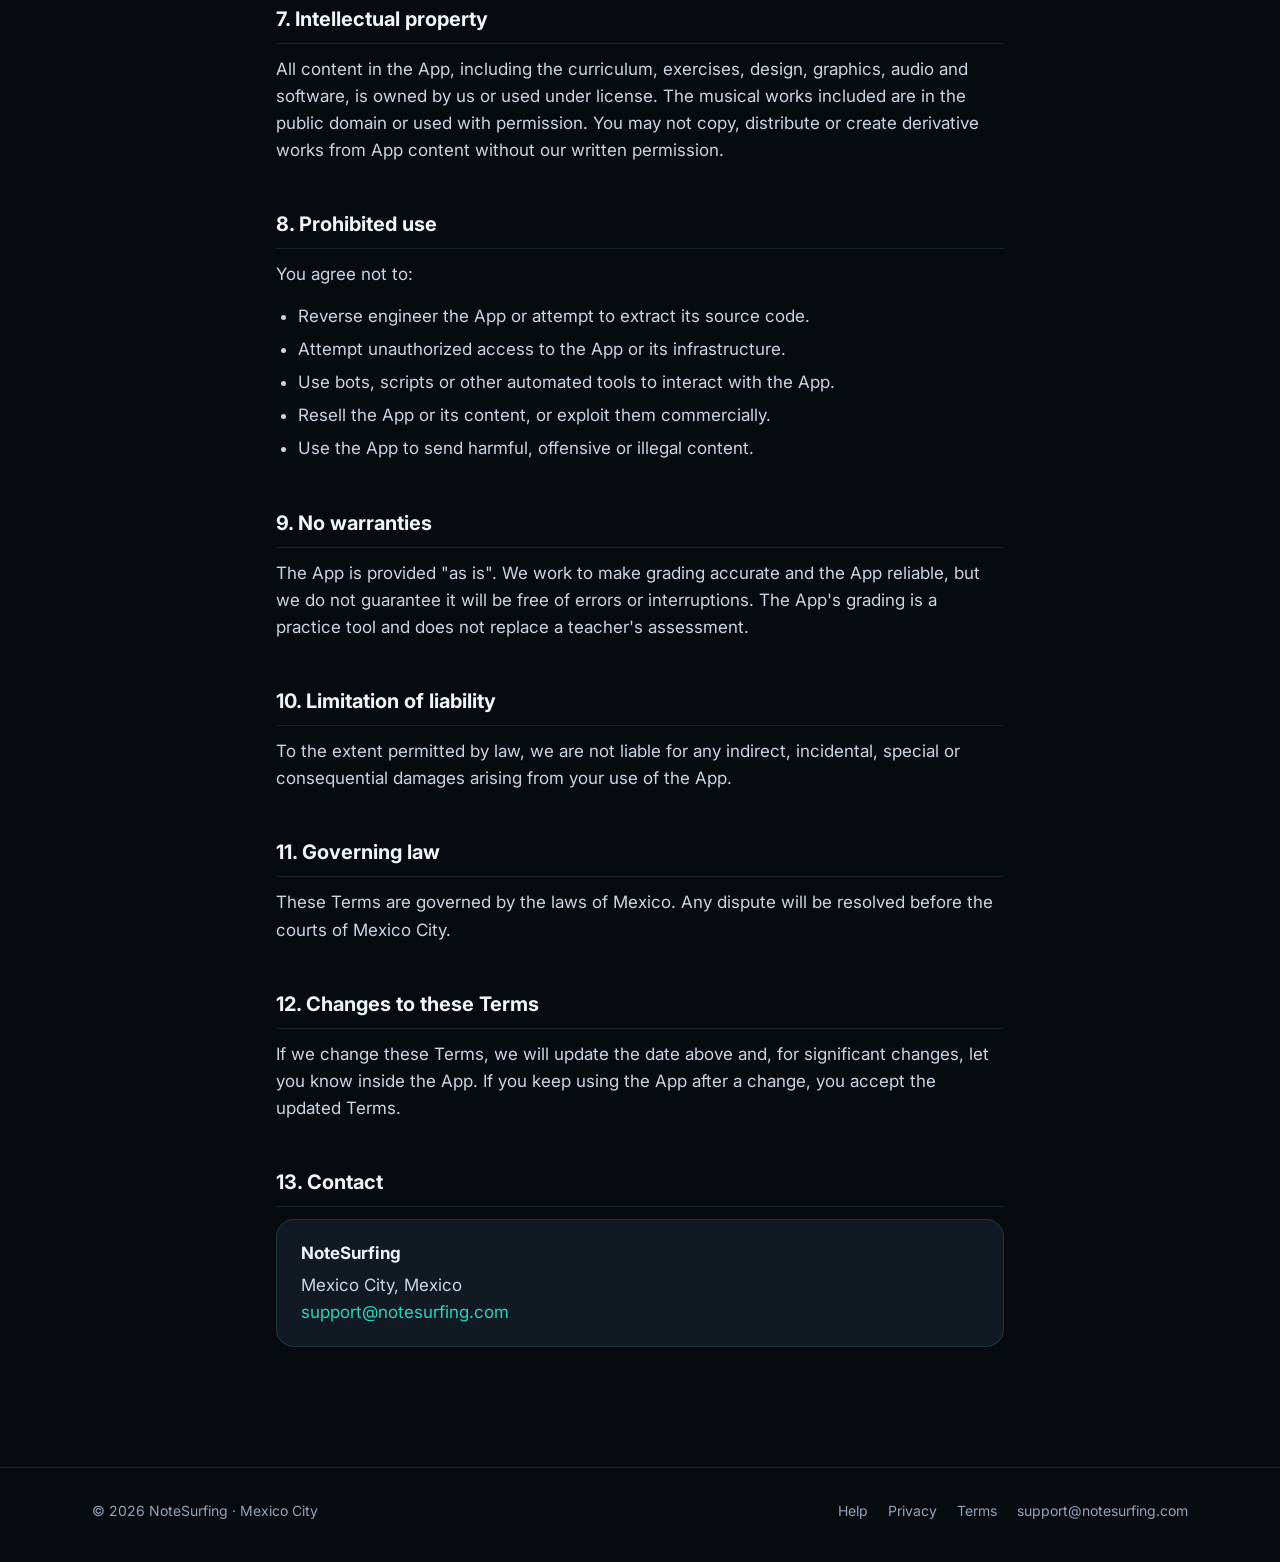
<file: terms.html>
<!DOCTYPE html>
<html lang="en">
<head>
  <meta charset="UTF-8">
  <meta name="viewport" content="width=device-width, initial-scale=1">
  <title>Terms of Service · NoteSurfing</title>
  <meta name="description" content="Terms of Service for the NoteSurfing app.">
  <link rel="canonical" href="https://notesurfing.com/terms">
  <link rel="alternate" hreflang="en" href="https://notesurfing.com/terms">
  <link rel="alternate" hreflang="es" href="https://notesurfing.com/terminos">
  <link rel="icon" href="/favicon.ico" sizes="any">
  <link rel="icon" type="image/png" href="/assets/img/favicon-32.png">
  <link rel="apple-touch-icon" href="/assets/img/apple-touch-icon.png">
  <meta name="theme-color" content="#10A697">
  <meta property="og:title" content="Terms of Service · NoteSurfing">
  <meta property="og:image" content="https://notesurfing.com/assets/img/og.png">
  <link rel="preconnect" href="https://fonts.googleapis.com">
  <link rel="preconnect" href="https://fonts.gstatic.com" crossorigin>
  <link href="https://fonts.googleapis.com/css2?family=Inter:wght@400;600;700&display=swap" rel="stylesheet">
  <link rel="stylesheet" href="/assets/site.css">
</head>
<body>
  <header class="site-header">
    <div class="wrap">
      <a class="brand" href="/en/"><img src="/assets/img/app-icon.png" alt="">NoteSurfing</a>
      <nav class="nav">
        <a class="hide-sm" href="/support">Help</a>
        <a class="lang" href="/terminos" hreflang="es" lang="es">ES</a>
      </nav>
    </div>
  </header>

  <main class="doc">
    <h1>Terms of Service</h1>
    <p class="meta">Last updated: October 16, 2026</p>
    <p class="alt-lang"><a href="/terminos" lang="es">Leer en español</a></p>

    <p>Welcome to NoteSurfing. By downloading or using the NoteSurfing app (the "App") you agree to these Terms. Please read them carefully; if you do not agree, do not use the App.</p>

    <h2>1. Who we are</h2>
    <p>NoteSurfing is developed and operated by Alejandro Rivera, an independent developer based in Mexico City, Mexico. "We" and "us" refer to him, operating as NoteSurfing.</p>

    <h2>2. Who can use the App</h2>
    <p>You must be at least 13 years old. If you are under 18, you confirm that your parent or guardian has allowed you to use the App and agrees to these Terms.</p>

    <h2>3. Your account</h2>
    <p>You can sign up with Google, with Apple, or with your email and a password. You are responsible for keeping access to your account safe and for any activity under it. If you think someone else is using it, email <a href="mailto:support@notesurfing.com">support@notesurfing.com</a>.</p>

    <h2>4. Free plan and NoteSurfing PRO</h2>
    <p>Level 1 is free. Access to Level 2 and above requires a NoteSurfing PRO subscription, monthly or annual. Some features have daily usage limits depending on your plan, which are shown in the App.</p>
    <p>Pricing depends on your country and is shown in the App before you pay, as well as in your App Store or Google Play subscription settings.</p>
    <p>Payment is charged to your store account by Apple or Google when you confirm the purchase, and is also subject to their terms. Subscriptions renew automatically unless cancelled at least 24 hours before the end of the current period.</p>

    <h2>5. Cancellations and refunds</h2>
    <p>You can cancel at any time in your App Store or Google Play account settings. Cancellation takes effect at the end of the period you already paid for. We do not process refunds directly: they are requested from Apple or Google under their policies.</p>

    <h2>6. Your recordings</h2>
    <p>Some exercises record your voice in order to grade you. How these recordings are processed, stored and used is explained in our <a href="/privacy">Privacy Policy</a>. By using those exercises you authorize us to process your recordings to grade you and to use them, together with their analysis, to improve NoteSurfing and train our own evaluation models.</p>

    <h2>7. Intellectual property</h2>
    <p>All content in the App, including the curriculum, exercises, design, graphics, audio and software, is owned by us or used under license. The musical works included are in the public domain or used with permission. You may not copy, distribute or create derivative works from App content without our written permission.</p>

    <h2>8. Prohibited use</h2>
    <p>You agree not to:</p>
    <ul>
      <li>Reverse engineer the App or attempt to extract its source code.</li>
      <li>Attempt unauthorized access to the App or its infrastructure.</li>
      <li>Use bots, scripts or other automated tools to interact with the App.</li>
      <li>Resell the App or its content, or exploit them commercially.</li>
      <li>Use the App to send harmful, offensive or illegal content.</li>
    </ul>

    <h2>9. No warranties</h2>
    <p>The App is provided "as is". We work to make grading accurate and the App reliable, but we do not guarantee it will be free of errors or interruptions. The App's grading is a practice tool and does not replace a teacher's assessment.</p>

    <h2>10. Limitation of liability</h2>
    <p>To the extent permitted by law, we are not liable for any indirect, incidental, special or consequential damages arising from your use of the App.</p>

    <h2>11. Governing law</h2>
    <p>These Terms are governed by the laws of Mexico. Any dispute will be resolved before the courts of Mexico City.</p>

    <h2>12. Changes to these Terms</h2>
    <p>If we change these Terms, we will update the date above and, for significant changes, let you know inside the App. If you keep using the App after a change, you accept the updated Terms.</p>

    <h2>13. Contact</h2>
    <div class="contact-box">
      <strong>NoteSurfing</strong>
      Mexico City, Mexico<br>
      <a href="mailto:support@notesurfing.com">support@notesurfing.com</a>
    </div>
  </main>

  <footer class="site-footer">
    <div class="wrap">
      <span>© 2026 NoteSurfing · Mexico City</span>
      <nav>
        <a href="/support">Help</a>
        <a href="/privacy">Privacy</a>
        <a href="/terms">Terms</a>
        <a href="mailto:support@notesurfing.com">support@notesurfing.com</a>
      </nav>
    </div>
  </footer>
<!-- Cloudflare Web Analytics --><script defer src='https://static.cloudflareinsights.com/beacon.min.js' data-cf-beacon='{"token": "9af2535e5bd248c894cbbb906febbbe5"}'></script><!-- End Cloudflare Web Analytics -->
</body>
</html>
</file>
<file: assets/site.css>
/* NoteSurfing · notesurfing.com — tema oscuro con acento turquesa (colores de la app) */
:root {
  --bg: #070B10;
  --bg-2: #0B1118;
  --surface: rgba(21, 32, 42, 0.55);
  --surface-solid: #111A23;
  --border: rgba(94, 234, 212, 0.14);
  --border-soft: rgba(148, 163, 184, 0.14);
  --text: #F1F5F9;
  --muted: #94A3B8;
  --accent: #2BD4C0;
  --accent-2: #10A697;
  --accent-ink: #04201D;
  --glow: rgba(16, 166, 151, 0.45);
  --radius: 18px;
  --max: 1160px;
  color-scheme: dark;
}

* { box-sizing: border-box; margin: 0; padding: 0; }
html { -webkit-text-size-adjust: 100%; scroll-behavior: smooth; }
body {
  font-family: "Inter", -apple-system, BlinkMacSystemFont, "Segoe UI", Roboto, sans-serif;
  background: var(--bg);
  color: var(--text);
  line-height: 1.6;
  font-size: 17px;
  overflow-x: hidden;
}
a { color: var(--accent); text-decoration: none; }
a:hover { text-decoration: underline; }
img { max-width: 100%; display: block; }

.wrap { max-width: var(--max); margin: 0 auto; padding: 0 16px; position: relative; }
@media (min-width: 720px) { .wrap { padding: 0 32px; } }

.accent { color: var(--accent); }
.eyebrow {
  display: block; font-size: 13px; font-weight: 600; letter-spacing: 0.16em;
  text-transform: uppercase; color: var(--accent); margin-bottom: 16px;
}

/* ---------- Header ---------- */
.site-header {
  position: sticky; top: 0; z-index: 20;
  background: rgba(7, 11, 16, 0.72);
  backdrop-filter: saturate(140%) blur(14px);
  -webkit-backdrop-filter: saturate(140%) blur(14px);
  border-bottom: 1px solid var(--border-soft);
}
.site-header .wrap { display: flex; align-items: center; justify-content: space-between; height: 68px; gap: 16px; }
.brand { display: flex; align-items: center; gap: 10px; color: var(--text); font-weight: 700; font-size: 19px; letter-spacing: -0.01em; }
.brand:hover { text-decoration: none; }
.brand img { width: 34px; height: 34px; border-radius: 9px; }
.nav { display: flex; align-items: center; gap: 24px; font-size: 15px; }
.nav a { color: var(--muted); }
.nav a:hover { color: var(--text); text-decoration: none; }
.nav .lang { border: 1px solid var(--border-soft); border-radius: 8px; padding: 4px 10px; font-weight: 600; color: var(--text); }
.btn {
  display: inline-flex; align-items: center; gap: 10px; font-weight: 600;
  border-radius: 999px; transition: transform .15s ease, box-shadow .15s ease, background .15s ease;
}
.btn:hover { text-decoration: none; transform: translateY(-1px); }
.btn-primary { background: var(--accent); color: var(--accent-ink); padding: 10px 20px; box-shadow: 0 8px 30px -8px var(--glow); }
.btn-primary:hover { background: #4FE3D1; color: var(--accent-ink); }
.btn-lg { padding: 16px 30px; font-size: 18px; }
.btn svg { width: 18px; height: 18px; }
.nav .btn-primary { color: var(--accent-ink); font-size: 14px; padding: 8px 16px; }
@media (max-width: 860px) { .nav .hide-md { display: none; } }
@media (max-width: 520px) { .nav .hide-sm { display: none; } }

/* ---------- Ondas de fondo ---------- */
.waves { position: absolute; inset: 0; overflow: hidden; pointer-events: none; z-index: 0; }
.waves svg { position: absolute; left: 0; width: 200%; height: 100%; }
.waves .w1 { animation: drift 38s linear infinite; }
.waves .w2 { animation: drift 54s linear infinite reverse; }
.waves .w3 { animation: drift 70s linear infinite; }
@keyframes drift { from { transform: translateX(0); } to { transform: translateX(-50%); } }
@media (prefers-reduced-motion: reduce) { .waves svg { animation: none !important; } }
.glow-blob {
  position: absolute; border-radius: 50%; filter: blur(80px); pointer-events: none; z-index: 0;
  background: radial-gradient(circle, rgba(16,166,151,.55), rgba(16,166,151,0) 70%);
}

/* ---------- Hero ---------- */
.hero { position: relative; padding: 56px 0 72px; overflow: hidden; }
.hero .wrap { display: grid; gap: 40px; align-items: center; z-index: 1; }
@media (min-width: 900px) { .hero .wrap { grid-template-columns: 1.05fr 0.95fr; } .hero { padding: 88px 0 104px; } }
.hero h1 { font-size: clamp(42px, 7.2vw, 76px); line-height: 1.02; letter-spacing: -0.035em; font-weight: 700; margin-bottom: 22px; }
.hero h1 .accent { display: block; background: linear-gradient(90deg, #5EEAD4, #2BD4C0 50%, #10A697); -webkit-background-clip: text; background-clip: text; color: transparent; }
.hero .lead { font-size: 19px; color: #CBD5E1; max-width: 33em; margin-bottom: 32px; }
.hero-cta { display: flex; flex-wrap: wrap; align-items: center; gap: 16px; margin-bottom: 22px; }
.stores { display: flex; flex-wrap: wrap; align-items: center; gap: 12px; }
.stores a { display: block; transition: transform .15s ease; }
.stores a:hover { transform: translateY(-1px); }
.stores .badge-apple { height: 48px; width: auto; }
.stores .badge-play { height: 70px; width: auto; margin: -11px -10px; } /* el PNG de Google trae margen propio */
.perks { display: flex; flex-wrap: wrap; gap: 10px 26px; margin-top: 30px; font-size: 15px; color: #CBD5E1; }
.perks span { display: inline-flex; align-items: center; gap: 8px; }
.perks svg { width: 18px; height: 18px; stroke: var(--accent); fill: none; stroke-width: 2; stroke-linecap: round; stroke-linejoin: round; }

/* ---------- Teléfonos ---------- */
.phone {
  position: relative; width: 290px; aspect-ratio: 1056 / 2172;
  border-radius: 44px; padding: 10px;
  background: linear-gradient(145deg, #2A3542, #0D141B 40%, #1B2530);
  box-shadow: 0 0 0 1px rgba(255,255,255,.06) inset, 0 40px 80px -30px rgba(0,0,0,.8), 0 0 90px -10px var(--glow);
}
.phone .screen { width: 100%; height: 100%; border-radius: 35px; overflow: hidden; background: #0B0F14; position: relative; }
.phone .screen img { width: 100%; height: 100%; object-fit: cover; object-position: top; }
.phone::after { /* reflejo */
  content: ""; position: absolute; inset: 10px; border-radius: 35px; pointer-events: none;
  background: linear-gradient(115deg, rgba(255,255,255,.10), rgba(255,255,255,0) 35%);
}
.hero-visual { position: relative; display: flex; justify-content: center; perspective: 1400px; min-height: 520px; }
.hero-visual .phone { transform: rotateY(-16deg) rotateX(6deg) rotateZ(4deg); width: min(310px, 72vw); }
.hero-visual .glow-blob { width: 420px; height: 420px; top: 10%; left: 50%; transform: translateX(-50%); }

/* ---------- Secciones ---------- */
section { position: relative; padding: 88px 0; }
.section-line { border-top: 1px solid var(--border-soft); }
.section-head { max-width: 640px; margin-bottom: 44px; position: relative; z-index: 1; }
.section-head h2 { font-size: clamp(30px, 4.6vw, 46px); line-height: 1.1; letter-spacing: -0.025em; margin-bottom: 14px; }
.section-head p { color: var(--muted); font-size: 18px; }

.glass {
  background: var(--surface); border: 1px solid var(--border); border-radius: var(--radius);
  backdrop-filter: blur(12px); -webkit-backdrop-filter: blur(12px);
}

/* Módulos */
.skills { display: grid; gap: 14px; grid-template-columns: 1fr; position: relative; z-index: 1; }
@media (min-width: 560px) { .skills { grid-template-columns: repeat(2, 1fr); } }
@media (min-width: 900px) { .skills { grid-template-columns: repeat(3, 1fr); } }
.skill { padding: 26px 22px; transition: border-color .2s ease, transform .2s ease; }
.skill:hover { border-color: rgba(94, 234, 212, .4); transform: translateY(-3px); }
.skill .ico {
  width: 60px; height: 60px; border-radius: 16px; margin-bottom: 18px;
  display: flex; align-items: center; justify-content: center;
  background: color-mix(in srgb, var(--mod, #2BD4C0) 14%, transparent);
  border: 1px solid color-mix(in srgb, var(--mod, #2BD4C0) 28%, transparent);
}
.skill .ico svg { width: 34px; height: 34px; }
.skill:hover { border-color: color-mix(in srgb, var(--mod, #2BD4C0) 50%, transparent); }
.skill h3 { font-size: 19px; margin-bottom: 6px; }
.skill p { color: var(--muted); font-size: 15px; line-height: 1.5; }

/* Corrección real */
.feedback .wrap { display: grid; gap: 56px; align-items: center; }
@media (min-width: 960px) { .feedback .wrap { grid-template-columns: 1.1fr 0.9fr; } }
.fan { position: relative; height: 560px; display: flex; justify-content: center; align-items: center; perspective: 1400px; }
.fan .phone { position: absolute; width: 230px; }
.fan .p-left { transform: translateX(-62%) rotate(-9deg) scale(.88); opacity: .78; }
.fan .p-right { transform: translateX(62%) rotate(9deg) scale(.88); opacity: .78; }
.fan .p-center { z-index: 2; width: 260px; }
.fan .glow-blob { width: 380px; height: 380px; left: 50%; top: 50%; transform: translate(-50%, -50%); }
@media (max-width: 560px) {
  .fan { height: 470px; }
  .fan .phone { width: 180px; }
  .fan .p-center { width: 210px; }
  .fan .p-left { transform: translateX(-48%) rotate(-9deg) scale(.86); }
  .fan .p-right { transform: translateX(48%) rotate(9deg) scale(.86); }
}
.checks { list-style: none; display: grid; gap: 14px; margin-top: 28px; }
.checks li { display: flex; gap: 14px; align-items: flex-start; color: #CBD5E1; }
.checks .tick {
  flex: none; width: 30px; height: 30px; border-radius: 50%; border: 1px solid var(--border);
  display: flex; align-items: center; justify-content: center; color: var(--accent); background: rgba(43,212,192,.08);
}
.checks .tick svg { width: 16px; height: 16px; stroke: currentColor; fill: none; stroke-width: 2.4; stroke-linecap: round; stroke-linejoin: round; }

/* Niveles */
.levels .wrap { display: grid; gap: 48px; align-items: center; }
@media (min-width: 960px) { .levels .wrap { grid-template-columns: 1.25fr 0.75fr; } }
.track { position: relative; display: grid; grid-template-columns: repeat(3, 1fr); gap: 14px; }
@media (max-width: 640px) { .track { grid-template-columns: 1fr; } }
.stage { padding: 22px 20px 20px; }
.stage h3 { font-size: 17px; margin-bottom: 14px; }
.stage .dots { display: flex; align-items: center; gap: 0; margin-bottom: 14px; }
.stage .dots i { width: 16px; height: 16px; border-radius: 50%; border: 2px solid var(--accent); background: var(--accent); box-shadow: 0 0 14px var(--glow); flex: none; }
.stage .dots i.soon { background: transparent; box-shadow: none; border-color: rgba(148,163,184,.5); }
.stage .dots b { flex: 1; height: 2px; background: linear-gradient(90deg, var(--accent), rgba(43,212,192,.3)); }
.stage .dots b.soon { background: rgba(148,163,184,.3); }
.stage ul { list-style: none; font-size: 15px; }
.stage li { display: flex; flex-direction: column; color: #CBD5E1; line-height: 1.3; }
.stage li + li { margin-top: 6px; }
.stage li small { color: var(--accent); font-size: 12px; font-weight: 600; letter-spacing: .02em; }
.stage li small.soon { color: var(--muted); font-weight: 500; }
.levels-visual { display: flex; justify-content: center; position: relative; }
.levels-visual .phone { width: 250px; transform: rotate(-4deg); }
.levels-visual .glow-blob { width: 340px; height: 340px; top: 15%; left: 50%; transform: translateX(-50%); }
@media (max-width: 959px) { .levels-visual { display: none; } }

/* Origen */
.origin { display: grid; gap: 14px; }
@media (min-width: 760px) { .origin { grid-template-columns: 1fr 1fr; } }
.origin .glass { padding: 30px 28px; }
.origin h3 { font-size: 20px; margin-bottom: 10px; }
.origin p { color: var(--muted); }

/* CTA final */
.cta-band { position: relative; overflow: hidden; border-radius: 28px; padding: 48px 28px; display: grid; gap: 32px; align-items: center;
  background: linear-gradient(135deg, rgba(16,166,151,.28), rgba(11,17,24,.9) 55%), var(--bg-2); border: 1px solid var(--border); }
@media (min-width: 900px) { .cta-band { grid-template-columns: 1.2fr 0.8fr; padding: 64px 56px; } }
.cta-band h2 { font-size: clamp(32px, 4.8vw, 50px); line-height: 1.08; letter-spacing: -0.03em; margin-bottom: 14px; position: relative; z-index: 1; }
.cta-band p { color: #CBD5E1; margin-bottom: 28px; position: relative; z-index: 1; }
.cta-band .stores { position: relative; z-index: 1; }
.cta-band .free { margin-top: 18px; font-size: 14px; color: var(--muted); }
.cta-icon { justify-self: center; position: relative; z-index: 1; text-align: center; }
.cta-icon img { width: 168px; height: 168px; border-radius: 38px; box-shadow: 0 0 80px -6px var(--glow), 0 30px 60px -30px rgba(0,0,0,.9); margin: 0 auto 18px; }
.cta-icon span { color: var(--muted); font-size: 15px; letter-spacing: .04em; }

/* ---------- Footer ---------- */
.site-footer { border-top: 1px solid var(--border-soft); padding: 32px 0 40px; font-size: 14px; color: var(--muted); }
.site-footer .wrap { display: flex; flex-wrap: wrap; gap: 16px 32px; justify-content: space-between; align-items: center; }
.site-footer nav { display: flex; flex-wrap: wrap; gap: 8px 20px; }
.site-footer a { color: var(--muted); }
.site-footer a:hover { color: var(--text); }

/* ---------- Legal / documentos ---------- */
.doc { max-width: 760px; margin: 0 auto; padding: 56px 16px 88px; position: relative; }
.doc h1 { font-size: clamp(32px, 5vw, 44px); letter-spacing: -0.025em; margin-bottom: 8px; }
.doc .meta { color: var(--muted); font-size: 14px; margin-bottom: 8px; }
.doc .alt-lang { font-size: 14px; margin-bottom: 40px; }
.doc h2 { font-size: 20px; margin: 44px 0 12px; padding-bottom: 8px; border-bottom: 1px solid var(--border-soft); }
.doc h3 { font-size: 17px; margin: 28px 0 8px; }
.doc p { margin-bottom: 14px; color: #CBD5E1; }
.doc ul { padding-left: 22px; margin-bottom: 14px; color: #CBD5E1; }
.doc li { margin-bottom: 6px; }
.doc strong { color: var(--text); }
.doc .note { background: rgba(43,212,192,.08); border-left: 3px solid var(--accent); border-radius: 8px; padding: 14px 18px; margin: 20px 0; font-size: 16px; color: #CBD5E1; }
.doc .contact-box { background: var(--surface-solid); border: 1px solid var(--border); border-radius: var(--radius); padding: 20px 24px; margin: 8px 0 32px; color: #CBD5E1; }
.doc .contact-box strong { display: block; margin-bottom: 4px; }

/* ---------- 404 ---------- */
.notfound { min-height: 62vh; display: flex; flex-direction: column; align-items: center; justify-content: center; text-align: center; padding: 64px 16px; gap: 12px; }
.notfound h1 { font-size: 88px; letter-spacing: -0.04em; background: linear-gradient(90deg, #5EEAD4, #10A697); -webkit-background-clip: text; background-clip: text; color: transparent; }
.notfound p { color: var(--muted); }

.feedback h2 .accent { display: block; }
</file>
